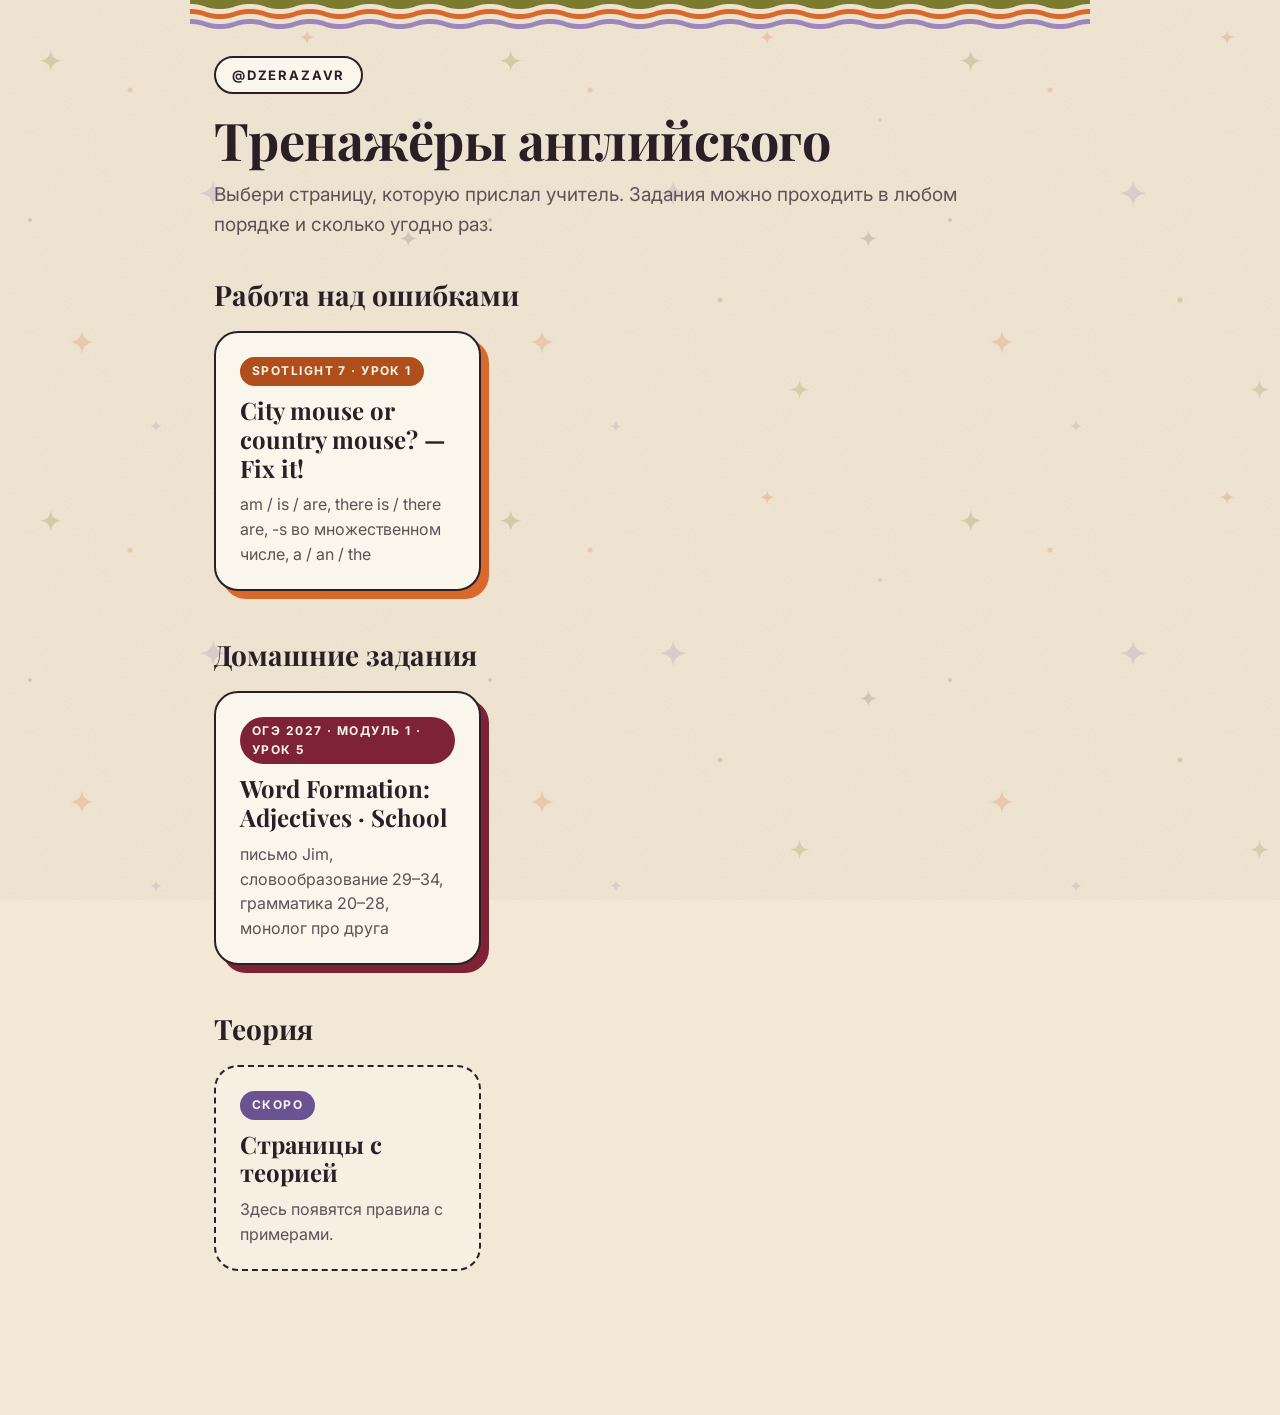
<file: index.html>
<!doctype html>
<html lang="ru">
<head>
  <meta charset="utf-8">
  <meta name="viewport" content="width=device-width, initial-scale=1">
  <title>Тренажёры английского · @dzerazavr</title>
  <link rel="preconnect" href="https://fonts.googleapis.com">
  <link rel="preconnect" href="https://fonts.gstatic.com" crossorigin>
  <link href="https://fonts.googleapis.com/css2?family=Inter:wght@400;500;600;700&family=Playfair+Display:ital,wght@0,700;1,600&display=swap" rel="stylesheet">
  <link rel="stylesheet" href="assets/css/theme.css?v=3">
</head>
<body>
  <main class="wrap">
    <header class="page-head">
      <div class="page-head__top">
        <span class="kicker">@dzerazavr</span>
      </div>
      <h1 class="page-title">Тренажёры английского</h1>
      <p class="page-sub">Выбери страницу, которую прислал учитель. Задания можно проходить в любом порядке и сколько угодно раз.</p>
    </header>

    <h2 class="section-title">Работа над ошибками</h2>
    <div class="tiles">
      <a class="tile" data-color="orange" href="lessons/spotlight7-u01-errors/">
        <span class="tile__tag">Spotlight 7 · Урок 1</span>
        <h3 class="tile__title">City mouse or country mouse? — Fix it!</h3>
        <p class="tile__text">am / is / are, there is / there are, -s во множественном числе, a / an / the</p>
      </a>
    </div>

    <h2 class="section-title">Домашние задания</h2>
    <div class="tiles">
      <a class="tile" data-color="berry" href="lessons/oge27-m1-l05-homework/">
        <span class="tile__tag">ОГЭ 2027 · Модуль 1 · Урок 5</span>
        <h3 class="tile__title">Word Formation: Adjectives · School</h3>
        <p class="tile__text">письмо Jim, словообразование 29–34, грамматика 20–28, монолог про друга</p>
      </a>
    </div>

    <h2 class="section-title">Теория</h2>
    <div class="tiles">
      <div class="tile tile--soon" data-color="lavender">
        <span class="tile__tag">Скоро</span>
        <h3 class="tile__title">Страницы с теорией</h3>
        <p class="tile__text">Здесь появятся правила с примерами.</p>
      </div>
    </div>
  </main>

  <script>
    // ссылки каталога сохраняют ?s=…&n=…, чтобы ученик не терялся
    (function () {
      if (!location.search) return;
      document.querySelectorAll('a.tile').forEach(function (a) {
        a.href = a.getAttribute('href') + location.search;
      });
    })();
  </script>
</body>
</html>
</file>
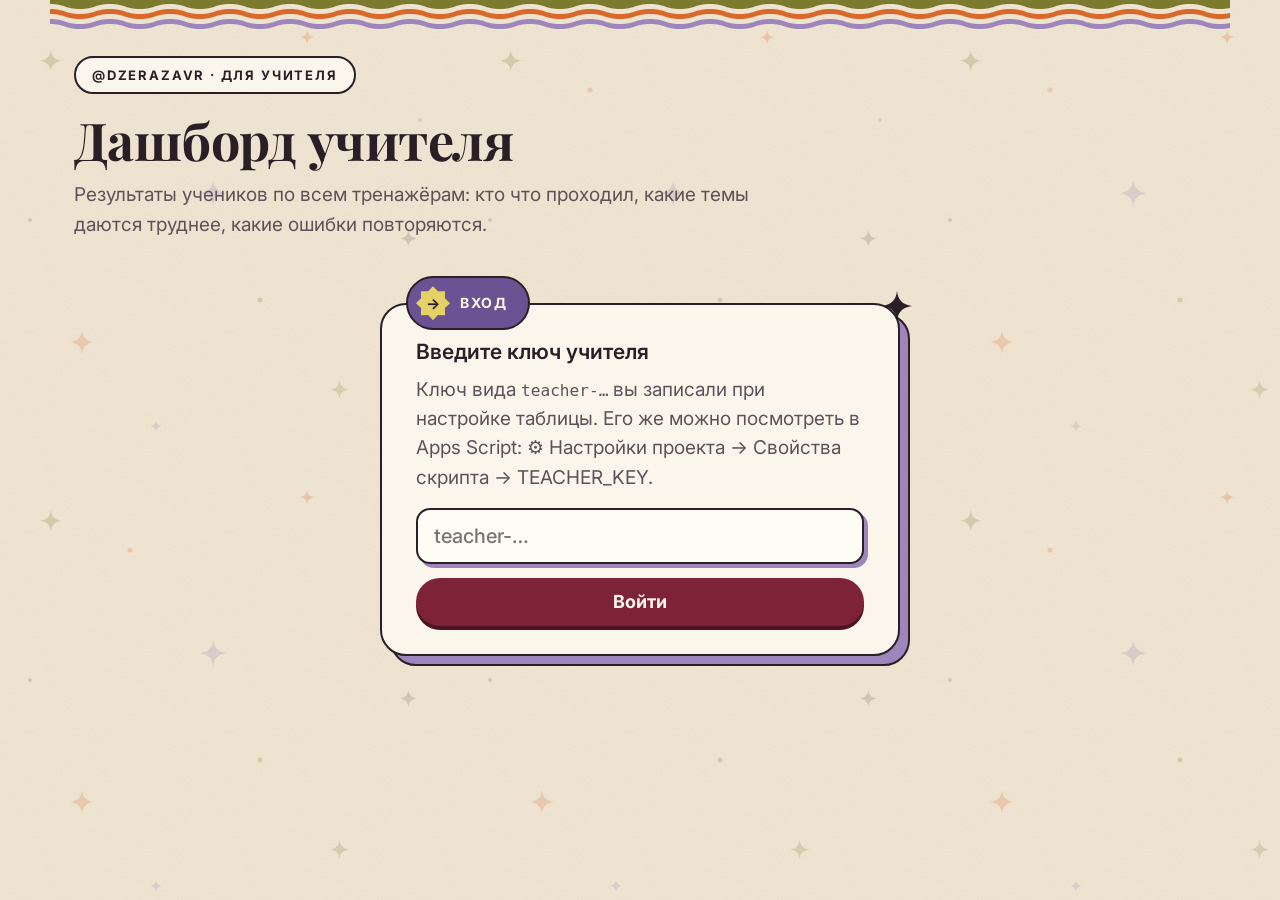
<file: dashboard/index.html>
<!doctype html>
<html lang="ru">
<head>
  <meta charset="utf-8">
  <meta name="viewport" content="width=device-width, initial-scale=1">
  <title>Дашборд учителя · тренажёры</title>
  <meta name="robots" content="noindex">
  <link rel="preconnect" href="https://fonts.googleapis.com">
  <link rel="preconnect" href="https://fonts.gstatic.com" crossorigin>
  <link href="https://fonts.googleapis.com/css2?family=Inter:wght@400;500;600;700&family=Playfair+Display:ital,wght@0,700;1,600&display=swap" rel="stylesheet">
  <link rel="stylesheet" href="../assets/css/theme.css?v=3">
  <style>
    .dash-actions { display: flex; flex-wrap: wrap; gap: 10px; align-items: center; }
    .updated { font-size: 14px; color: var(--ink-soft); margin-top: 10px; }

    .login { max-width: 520px; margin: 40px auto; }
    .login form { display: grid; gap: 14px; margin-top: 16px; }
    .error { color: var(--orange-ink); background: var(--orange-tint); padding: 10px 14px; border-radius: 12px; font-size: 16px; }

    /* вкладки учеников — таблетки */
    .tabs { display: flex; flex-wrap: wrap; gap: 10px; margin: 8px 0 0; }
    .tab {
      appearance: none; cursor: pointer;
      font: 700 15px/1.2 var(--font-body); letter-spacing: .08em; text-transform: uppercase; color: var(--ink);
      padding: 10px 18px; border: 2px solid var(--ink); border-radius: 999px;
      background: var(--paper);
      transition: background .15s, box-shadow .15s, transform .15s var(--ease);
    }
    .tab:hover { box-shadow: 3px 3px 0 var(--lavender); transform: translate(-1px, -1px); }
    .tab[aria-selected="true"] { background: var(--olive-deep); color: var(--paper); box-shadow: 3px 3px 0 var(--ink); }
    .tab__n {
      display: inline-grid; place-items: center; min-width: 22px; height: 22px; margin-left: 8px; padding: 0 6px;
      font: 700 12px/1 var(--font-body); letter-spacing: 0;
      background: var(--butter); color: var(--ink); border-radius: 999px;
    }
    .tab--extra { font-style: italic; }

    .student-info {
      display: flex; flex-wrap: wrap; align-items: center; gap: 10px 24px;
      padding: 18px 22px; margin-top: 18px;
      background: var(--paper); border: 2px solid var(--ink); border-radius: 22px;
      box-shadow: 6px 6px 0 var(--olive);
    }
    .student-info__name { font: italic 600 30px/1.1 var(--font-head); margin: 0; }
    .student-info__meta { color: var(--ink-soft); font-size: 16px; }
    .student-info__link { display: flex; flex-wrap: wrap; align-items: center; gap: 8px; margin-left: auto; font-size: 14px; }
    .student-info__link code { background: var(--cream); padding: 6px 10px; border-radius: 8px; font-size: 13px; word-break: break-all; }

    .t tr.clickable { cursor: pointer; }
    .t tr.clickable:hover td { background: #F6EEDD; }
    .t tr.is-selected td { background: var(--olive-tint); }

    .filters {
      display: flex; flex-wrap: wrap; gap: 14px 20px; align-items: flex-end;
      padding: 16px 20px; margin: 18px 0 0;
      background: var(--paper); border: 2px solid var(--ink); border-radius: 22px;
    }
    .filters label { display: grid; gap: 4px; font-size: 13px; font-weight: 700; letter-spacing: .08em; text-transform: uppercase; color: var(--ink-soft); }
    .select {
      font: 500 17px/1.3 var(--font-body); color: var(--ink); text-transform: none; letter-spacing: 0;
      padding: 9px 36px 9px 12px; min-width: 190px;
      border: 2px solid var(--ink-soft); border-radius: 12px; background: #FFFCF5;
      appearance: none;
      background-image: url("data:image/svg+xml,%3Csvg xmlns='http://www.w3.org/2000/svg' viewBox='0 0 24 24' fill='none' stroke='%232A1F26' stroke-width='2.5' stroke-linecap='round'%3E%3Cpath d='m6 9 6 6 6-6'/%3E%3C/svg%3E");
      background-repeat: no-repeat; background-position: right 10px center; background-size: 18px;
    }
    .select:focus { outline: none; border-color: var(--ink); box-shadow: 4px 4px 0 var(--lavender); }

    .dash .ex { margin: 64px 0 48px; }
    .dash .ex.login { margin: 64px auto; }
    .dash .ex__card { padding: 32px 34px 28px; }
    .block-sub { color: var(--ink-soft); font-size: 16px; margin: -2px 0 16px; }
    .empty { color: var(--ink-soft); font-size: 17px; padding: 8px 0; }

    .people { display: grid; grid-template-columns: repeat(auto-fill, minmax(230px, 1fr)); gap: 16px; }
    .person { padding: 18px 20px; border-radius: 20px; background: var(--paper); border: 2px solid var(--ink); box-shadow: 5px 5px 0 var(--c, var(--olive)); }
    .person:nth-child(4n+1) { --c: var(--olive); }
    .person:nth-child(4n+2) { --c: var(--orange); }
    .person:nth-child(4n+3) { --c: var(--lavender); }
    .person:nth-child(4n+4) { --c: var(--mustard); }
    .person[role="button"]:hover { transform: translate(-1px, -2px); box-shadow: 7px 8px 0 var(--c); }
    .person__name { font: italic 600 23px/1.2 var(--font-head); margin: 0 0 8px; }
    .person__pct { font: 700 38px/1 var(--font-head); margin: 6px 0; }
    .person__meta { font-size: 15px; color: var(--ink-soft); }
    .person__page { font-size: 15px; margin-top: 4px; }

    .table-wrap { overflow-x: auto; margin: 0 -6px; }
    table.t { width: 100%; border-collapse: collapse; font-size: 16px; }
    .t th { text-align: left; font-size: 13px; letter-spacing: .04em; text-transform: uppercase; color: var(--ink-soft); font-weight: 700; padding: 8px 10px; border-bottom: 2px solid var(--line); white-space: nowrap; }
    .t td { padding: 10px; border-bottom: 1px solid var(--line); vertical-align: top; }
    .t tr:last-child td { border-bottom: 0; }
    .t td.num, .t th.num { text-align: right; white-space: nowrap; font-variant-numeric: tabular-nums; }
    .t .wrong { color: var(--orange-ink); }
    .t .right { color: var(--olive-ink); font-weight: 600; }
    .t .dim { color: var(--ink-soft); font-size: 14px; }
    .more { margin-top: 12px; }

    .chart { position: relative; }
    .chart svg { display: block; width: 100%; height: auto; overflow: visible; }
    .chart .bar-hit { fill: transparent; cursor: default; }
    .tip {
      position: absolute; pointer-events: none; z-index: 5;
      background: var(--ink); color: #fff; font-size: 14px; line-height: 1.35;
      padding: 8px 12px; border-radius: 10px; white-space: nowrap;
      transform: translate(-50%, calc(-100% - 10px));
    }

    .texts { display: grid; gap: 16px; }
    .text-card { padding: 16px 20px; border-radius: 18px; background: #FCF1D6; border-left: 4px solid var(--mustard); }
    .text-card__meta { font-size: 14px; color: var(--ink-soft); margin-bottom: 6px; }
    .text-card__body { white-space: pre-wrap; font-size: 18px; line-height: 1.6; }

    .demo-note { background: var(--lavender-tint); color: var(--lavender-ink); padding: 10px 16px; border-radius: 12px; font-size: 15px; margin-top: 14px; }
  </style>
</head>
<body>
  <main class="wrap wrap--wide dash">
    <header class="page-head">
      <div class="page-head__top">
        <span class="kicker">@dzerazavr · для учителя</span>
        <div class="dash-actions" id="actions" hidden>
          <button class="btn btn--ghost btn--small" type="button" id="refresh">Обновить</button>
          <a class="btn btn--ghost btn--small" id="sheet" target="_blank" rel="noopener" hidden>Открыть таблицу</a>
          <button class="btn btn--ghost btn--small" type="button" id="logout">Выйти</button>
        </div>
      </div>
      <h1 class="page-title">Дашборд учителя</h1>
      <p class="page-sub">Результаты учеников по всем тренажёрам: кто что проходил, какие темы даются труднее, какие ошибки повторяются.</p>
      <div class="updated" id="updated" aria-live="polite"></div>
      <div class="demo-note" id="demo-note" hidden>Демо-режим: данные выдуманы, чтобы показать, как выглядит дашборд.</div>
    </header>

    <!-- вход -->
    <section class="ex login" data-color="lavender" id="login" hidden>
      <div class="ex__tab"><span class="ex__num">→</span> Вход</div>
      <div class="ex__card">
        <p class="ex__instr">Введите ключ учителя</p>
        <p class="muted">Ключ вида <code>teacher-…</code> вы записали при настройке таблицы. Его же можно посмотреть в Apps Script: ⚙ Настройки проекта → Свойства скрипта → TEACHER_KEY.</p>
        <form id="login-form" novalidate>
          <label class="sr-only" for="key">Ключ учителя</label>
          <input class="input" id="key" type="password" autocomplete="current-password" placeholder="teacher-…" required>
          <div class="error" id="login-error" hidden></div>
          <button class="btn" type="submit">Войти</button>
        </form>
      </div>
    </section>

    <!-- дашборд -->
    <div id="dash" hidden>
      <nav class="tabs" id="tabs" role="tablist" aria-label="Ученики"></nav>
      <div class="student-info" id="student-info" hidden></div>

      <div class="filters" role="group" aria-label="Фильтры">
        <label>Тренажёр<select class="select" id="f-page"></select></label>
        <label>Период
          <select class="select" id="f-period">
            <option value="7">7 дней</option>
            <option value="30" selected>30 дней</option>
            <option value="90">3 месяца</option>
            <option value="all">Всё время</option>
          </select>
        </label>
      </div>

      <section class="ex" data-color="olive">
        <div class="ex__tab"><span class="ex__num">1</span> Последняя активность</div>
        <div class="ex__card">
          <p class="block-sub" id="people-sub"></p>
          <div class="people" id="people"></div>
        </div>
      </section>

      <section class="ex" data-color="lavender">
        <div class="ex__tab"><span class="ex__num">2</span> По тренажёрам</div>
        <div class="ex__card">
          <p class="block-sub">Результаты по каждому тренажёру за выбранный период. Нажмите на строку, чтобы смотреть только этот тренажёр.</p>
          <div class="table-wrap" id="pages"></div>
        </div>
      </section>

      <section class="ex" data-color="mustard">
        <div class="ex__tab"><span class="ex__num">3</span> Прохождения</div>
        <div class="ex__card">
          <p class="block-sub" id="sessions-sub"></p>
          <div class="table-wrap" id="sessions"></div>
        </div>
      </section>

      <section class="ex" data-color="orange">
        <div class="ex__tab"><span class="ex__num">4</span> Ошибки по темам</div>
        <div class="ex__card">
          <p class="block-sub">Сколько пунктов решено с ошибкой (с первой или второй попытки) за выбранный период.</p>
          <div class="chart" id="topics"></div>
        </div>
      </section>

      <section class="ex" data-color="lavender">
        <div class="ex__tab"><span class="ex__num">5</span> Частые ошибки</div>
        <div class="ex__card">
          <p class="block-sub">Одинаковые неверные ответы, сгруппированные по пункту. Сверху — те, что повторяются чаще.</p>
          <div class="table-wrap" id="mistakes"></div>
        </div>
      </section>

      <section class="ex" data-color="mustard">
        <div class="ex__tab"><span class="ex__num">6</span> Письменные работы</div>
        <div class="ex__card">
          <div class="texts" id="texts"></div>
        </div>
      </section>
    </div>
  </main>

  <script src="../assets/js/config.js?v=3"></script>
  <script>
  (function () {
    'use strict';

    var CFG = window.TRAINER_CONFIG || {};
    var LS_KEY = 'et.teacherKey';
    var LS_FILTERS = 'et.dashFilters';
    var DEMO = /[?&]demo=1\b/.test(location.search);

    var TOPICS = {
      to_be: 'am / is / are', there_is_are: 'there is / are', plural: 'мн. число (-s)',
      articles: 'a / an / the', vocab: 'слова', present_simple: 'Present Simple',
      present_continuous: 'Present Continuous', writing: 'письмо',
      past_simple: 'Past Simple', past_continuous: 'Past Continuous',
      irregular_verbs: 'неправ. глаголы', vocab_family: 'слова «Семья»',
      word_formation: 'словообразование', grammar_20_28: 'грамматика 20–28',
      writing_email: 'письмо (35)', speaking_monologue: 'монолог'
    };

    var $ = function (id) { return document.getElementById(id); };
    function lsGet(k) { try { return localStorage.getItem(k); } catch (e) { return null; } }
    function lsSet(k, v) { try { localStorage.setItem(k, v); } catch (e) { /* недоступно */ } }
    function lsDel(k) { try { localStorage.removeItem(k); } catch (e) { /* недоступно */ } }
    function esc(s) {
      return String(s == null ? '' : s).replace(/[&<>"']/g, function (c) {
        return { '&': '&amp;', '<': '&lt;', '>': '&gt;', '"': '&quot;', "'": '&#39;' }[c];
      });
    }
    function pad(n) { return n < 10 ? '0' + n : String(n); }
    function fmtDate(d) {
      d = new Date(d);
      if (isNaN(d)) return '—';
      return pad(d.getDate()) + '.' + pad(d.getMonth() + 1) + '.' + d.getFullYear() + ' ' + pad(d.getHours()) + ':' + pad(d.getMinutes());
    }
    function fmtDur(sec) {
      sec = Number(sec) || 0;
      var m = Math.floor(sec / 60), s = sec % 60;
      return m >= 60 ? Math.floor(m / 60) + ' ч ' + pad(m % 60) + ' мин' : m + ':' + pad(s);
    }
    function fmtNum(n) { return String(Math.round(Number(n) * 10) / 10).replace('.', ','); }
    function isTrue(v) { return v === true || String(v).toUpperCase() === 'TRUE'; }

    var data = null;
    var filters = { student: 'all', page: 'all', period: '30' };
    try { Object.assign(filters, JSON.parse(lsGet(LS_FILTERS) || '{}')); } catch (e) { /* старые настройки */ }
    // вкладку ученика можно открыть прямой ссылкой: …/dashboard/#s=almina
    var hashStudent = (location.hash.match(/[#&]s=([^&]+)/) || [])[1];
    if (hashStudent) filters.student = decodeURIComponent(hashStudent);

    // ---------- вход ----------

    function showLogin(msg) {
      $('login').hidden = false;
      $('dash').hidden = true;
      $('actions').hidden = true;
      $('updated').textContent = '';
      $('demo-note').hidden = true;
      $('login-error').hidden = !msg;
      $('login-error').textContent = msg || '';
      setTimeout(function () { $('key').focus(); }, 50);
    }

    $('login-form').addEventListener('submit', function (e) {
      e.preventDefault();
      var key = $('key').value.trim();
      if (!key) { showLogin('Введите ключ.'); return; }
      lsSet(LS_KEY, key);
      load(key);
    });

    $('logout').addEventListener('click', function () {
      lsDel(LS_KEY);
      $('key').value = '';
      data = null;
      showLogin('');
    });

    $('refresh').addEventListener('click', function () {
      load(DEMO ? 'demo' : lsGet(LS_KEY));
    });

    if (CFG.sheetUrl) { $('sheet').href = CFG.sheetUrl; $('sheet').hidden = false; }

    // ---------- загрузка ----------

    function load(key) {
      $('updated').textContent = 'Загружаем данные…';
      if (DEMO) { onData(demoData()); return; }
      if (!CFG.scriptUrl) { showLogin('В config.js не указан адрес веб-приложения (scriptUrl).'); return; }
      var url = CFG.scriptUrl + '?action=data&student=all&key=' + encodeURIComponent(key);
      fetch(url, { redirect: 'follow' })
        .then(function (r) { return r.json(); })
        .then(function (json) {
          if (!json.ok) {
            if (json.error === 'bad_key') { lsDel(LS_KEY); showLogin('Ключ не подошёл. Проверьте его и попробуйте ещё раз.'); }
            else showLogin('Таблица ответила ошибкой: ' + json.error);
            return;
          }
          onData(json);
        })
        .catch(function () {
          $('updated').textContent = '';
          showLogin('Не удалось связаться с таблицей. Проверьте интернет и попробуйте ещё раз.');
        });
    }

    function onData(json) {
      data = json;
      data.sessions = (data.sessions || []).map(function (s) {
        s._t = new Date(s.timestamp).getTime() || 0;
        return s;
      });
      data.mistakes = (data.mistakes || []).map(function (m) {
        m._t = new Date(m.timestamp).getTime() || 0;
        return m;
      });
      $('login').hidden = true;
      $('dash').hidden = false;
      $('actions').hidden = false;
      $('demo-note').hidden = !DEMO;
      $('updated').textContent = 'Обновлено: ' + fmtDate(new Date());
      fillFilters();
      render();
    }

    // ---------- фильтры ----------

    function studentsList() {
      var map = {};
      (data.students || []).forEach(function (s) {
        var id = String(s.student_id || '').trim();
        if (!id) return;
        map[id] = {
          id: id, name: s['имя'] || id, active: s['активен'] === '' || isTrue(s['активен']), listed: true,
          level: s['уровень'] || '', book: s['учебник'] || '', notes: s['заметки'] || ''
        };
      });
      data.sessions.forEach(function (s) {
        var id = String(s.student_id || '');
        if (id && !map[id]) map[id] = { id: id, name: id, active: true, listed: false };
      });
      return Object.keys(map).map(function (k) { return map[k]; });
    }
    function nameOf(id) {
      var s = studentsList().find(function (x) { return x.id === id; });
      return s ? s.name : id;
    }
    function pagesList() {
      var map = {};
      (data.pages || []).forEach(function (p) { if (p.page_id) map[p.page_id] = p['название'] || p.page_id; });
      data.sessions.forEach(function (s) { if (s.page_id && !map[s.page_id]) map[s.page_id] = s.page_title || s.page_id; });
      return Object.keys(map).map(function (k) { return { id: k, title: map[k] }; });
    }

    function fillSelect(sel, items, value) {
      sel.innerHTML = items.map(function (o) {
        return '<option value="' + esc(o.value) + '">' + esc(o.label) + '</option>';
      }).join('');
      sel.value = items.some(function (o) { return o.value === value; }) ? value : items[0].value;
    }

    function fillFilters() {
      var ids = studentsList().map(function (s) { return s.id; });
      if (filters.student !== 'all' && ids.indexOf(filters.student) < 0) filters.student = 'all';
      fillSelect($('f-page'), [{ value: 'all', label: 'Все тренажёры' }].concat(pagesList().map(function (p) {
        return { value: p.id, label: p.title };
      })), filters.page);
      filters.page = $('f-page').value;
      $('f-period').value = filters.period;
    }

    function saveFilters() { lsSet(LS_FILTERS, JSON.stringify(filters)); }

    ['f-page', 'f-period'].forEach(function (id) {
      $(id).addEventListener('change', function () {
        filters.page = $('f-page').value;
        filters.period = $('f-period').value;
        saveFilters();
        render();
      });
    });

    function setStudent(id) {
      filters.student = id;
      saveFilters();
      try { history.replaceState(null, '', id === 'all' ? location.pathname + location.search : '#s=' + encodeURIComponent(id)); } catch (e) { /* file:// */ }
      render();
    }
    function setPage(id) {
      filters.page = id;
      $('f-page').value = id;
      saveFilters();
      render();
    }

    // вкладки: «Все ученики» + активные ученики из листа Students + те, кого там нет, но есть прохождения
    function renderTabs() {
      var st = studentsList().filter(function (s) { return s.active || s.id === filters.student; });
      var count = function (id) {
        return data.sessions.filter(function (x) { return x.student_id === id && x._t >= since(); }).length;
      };
      var tabs = [{ id: 'all', name: 'Все ученики', extra: false }].concat(st.map(function (s) {
        return { id: s.id, name: s.name, extra: !s.listed };
      }));
      $('tabs').innerHTML = tabs.map(function (t) {
        var n = t.id === 'all' ? '' : '<span class="tab__n">' + count(t.id) + '</span>';
        return '<button type="button" role="tab" class="tab' + (t.extra ? ' tab--extra' : '') + '" data-id="' + esc(t.id) + '" aria-selected="' +
          (t.id === filters.student) + '"' + (t.extra ? ' title="Этого ученика нет на листе Students"' : '') + '>' + esc(t.name) + n + '</button>';
      }).join('');
      $('tabs').querySelectorAll('.tab').forEach(function (b) {
        b.addEventListener('click', function () { setStudent(b.getAttribute('data-id')); });
      });
    }

    function siteBase() {
      return location.href.split('#')[0].split('?')[0].replace(/dashboard\/(index\.html)?$/, '');
    }

    function renderInfo() {
      var box = $('student-info');
      if (filters.student === 'all') { box.hidden = true; return; }
      var s = studentsList().find(function (x) { return x.id === filters.student; });
      var meta = [s.level, s.book].filter(Boolean).join(' · ');
      var link = siteBase() + '?s=' + encodeURIComponent(s.id) + '&n=' + encodeURIComponent(s.name);
      box.hidden = false;
      box.innerHTML =
        '<div><p class="student-info__name">' + esc(s.name) + '</p>' +
        '<div class="student-info__meta">' + esc(meta || 'id: ' + s.id) + (s.notes ? ' · ' + esc(s.notes) : '') +
        (s.listed ? '' : ' · этого ученика нет на листе Students') + '</div></div>' +
        '<div class="student-info__link"><span class="muted">Ссылка для ученика:</span><code id="student-link">' +
          esc(siteBase() + '?s=' + s.id + '&n=' + s.name) + '</code>' +
        '<button class="btn btn--ghost btn--small" type="button" id="copy-link">Скопировать</button></div>';
      $('copy-link').addEventListener('click', function () {
        var btn = this;
        var done = function () { btn.textContent = 'Скопировано ✓'; setTimeout(function () { btn.textContent = 'Скопировать'; }, 2000); };
        try { navigator.clipboard.writeText(link).then(done, function () { selectText(); }); } catch (e) { selectText(); }
      });
      function selectText() {
        var r = document.createRange();
        r.selectNodeContents($('student-link'));
        var sel = getSelection(); sel.removeAllRanges(); sel.addRange(r);
      }
    }

    // сводка по каждому тренажёру (учитывает ученика и период, но не фильтр тренажёра)
    function renderPagesTable() {
      var groups = {};
      data.sessions.filter(function (s) {
        return (filters.student === 'all' || s.student_id === filters.student) && s._t >= since();
      }).forEach(function (s) {
        var g = groups[s.page_id] || (groups[s.page_id] = { id: s.page_id, title: s.page_title || s.page_id, list: [] });
        g.list.push(s);
      });
      var list = Object.keys(groups).map(function (k) {
        var g = groups[k];
        g.list.sort(function (a, b) { return b._t - a._t; });
        var pcts = g.list.map(function (s) { return Number(s.percent) || 0; });
        g.last = g.list[0];
        g.avg = Math.round(pcts.reduce(function (a, b) { return a + b; }, 0) / pcts.length);
        g.best = Math.max.apply(null, pcts);
        g.students = Object.keys(g.list.reduce(function (o, s) { o[s.student_id] = 1; return o; }, {})).length;
        return g;
      }).sort(function (a, b) { return b.last._t - a.last._t; });
      if (!list.length) { $('pages').innerHTML = '<p class="empty">За выбранный период тренажёры не проходили.</p>'; return; }
      var all = filters.student === 'all';
      var html = '<table class="t"><thead><tr><th>Тренажёр</th>' + (all ? '<th class="num">Учеников</th>' : '') +
        '<th class="num">Прохождений</th><th>Последнее</th><th class="num">Последний %</th><th class="num">Средний %</th><th class="num">Лучший %</th></tr></thead><tbody>' +
        list.map(function (g) {
          return '<tr class="clickable' + (filters.page === g.id ? ' is-selected' : '') + '" data-page="' + esc(g.id) + '" tabindex="0">' +
            '<td>' + esc(g.title) + '</td>' + (all ? '<td class="num">' + g.students + '</td>' : '') +
            '<td class="num">' + g.list.length + '</td>' +
            '<td>' + fmtDate(g.last._t) + '</td>' +
            '<td class="num"><strong>' + esc(g.last.percent) + '</strong></td>' +
            '<td class="num">' + g.avg + '</td>' +
            '<td class="num">' + g.best + '</td></tr>';
        }).join('') + '</tbody></table>';
      if (filters.page !== 'all') {
        html += '<div class="more"><button class="btn btn--ghost btn--small" type="button" id="all-pages">Показать все тренажёры вместе</button></div>';
      }
      $('pages').innerHTML = html;
      $('pages').querySelectorAll('tr[data-page]').forEach(function (tr) {
        var go = function () { var id = tr.getAttribute('data-page'); setPage(filters.page === id ? 'all' : id); };
        tr.addEventListener('click', go);
        tr.addEventListener('keydown', function (e) { if (e.key === 'Enter' || e.key === ' ') { e.preventDefault(); go(); } });
      });
      var allBtn = $('all-pages');
      if (allBtn) allBtn.addEventListener('click', function () { setPage('all'); });
    }

    function since() {
      return filters.period === 'all' ? 0 : Date.now() - Number(filters.period) * 864e5;
    }
    function match(row, usePeriod) {
      if (filters.student !== 'all' && row.student_id !== filters.student) return false;
      if (filters.page !== 'all' && row.page_id !== filters.page) return false;
      if (usePeriod && row._t < since()) return false;
      return true;
    }

    // ---------- блоки ----------

    function render() {
      renderTabs();
      renderInfo();
      renderPeople();
      renderPagesTable();
      renderSessions();
      renderTopics();
      renderMistakes();
      renderTexts();
    }

    function renderPeople() {
      var st = studentsList().filter(function (s) {
        return filters.student === 'all' ? s.active : s.id === filters.student;
      });
      $('people-sub').textContent = filters.student === 'all'
        ? 'Последнее прохождение каждого ученика (без учёта периода). Нажмите на карточку, чтобы открыть вкладку ученика.'
        : 'Последнее прохождение (без учёта периода).';
      if (!st.length) { $('people').innerHTML = '<p class="empty">Нет активных учеников. Добавьте строку на лист Students.</p>'; return; }
      $('people').innerHTML = st.map(function (s) {
        return personCard(s).replace('<div class="person">', '<div class="person"' +
          (filters.student === 'all' ? ' role="button" tabindex="0" data-id="' + esc(s.id) + '" style="cursor:pointer"' : '') + '>');
      }).join('');
      $('people').querySelectorAll('.person[data-id]').forEach(function (el) {
        var go = function () { setStudent(el.getAttribute('data-id')); window.scrollTo({ top: 0, behavior: 'smooth' }); };
        el.addEventListener('click', go);
        el.addEventListener('keydown', function (e) { if (e.key === 'Enter' || e.key === ' ') { e.preventDefault(); go(); } });
      });
    }

    function personCard(s) {
      var mine = data.sessions.filter(function (x) {
        return x.student_id === s.id && (filters.page === 'all' || x.page_id === filters.page);
      }).sort(function (a, b) { return b._t - a._t; });
      var inPeriod = mine.filter(function (x) { return x._t >= since(); }).length;
      if (!mine.length) {
        return '<div class="person"><p class="person__name">' + esc(s.name) + '</p><p class="person__meta">Пока нет прохождений</p></div>';
      }
      var last = mine[0];
      return '<div class="person">' +
        '<p class="person__name">' + esc(s.name) + '</p>' +
        '<div class="person__meta">' + fmtDate(last._t) + '</div>' +
        '<div class="person__pct">' + esc(last.percent) + ' %</div>' +
        '<div class="person__page">' + esc(last.page_title || last.page_id) + '</div>' +
        '<div class="person__meta">Прохождений за период: ' + inPeriod + '</div>' +
      '</div>';
    }

    var sessionsLimit = 20;
    function renderSessions() {
      var rows = data.sessions.filter(function (s) { return match(s, true); })
        .sort(function (a, b) { return b._t - a._t; });
      var avg = rows.length ? Math.round(rows.reduce(function (sum, s) { return sum + Number(s.percent || 0); }, 0) / rows.length) : 0;
      $('sessions-sub').textContent = rows.length
        ? 'Прохождений: ' + rows.length + ' · средний результат: ' + avg + ' %'
        : '';
      if (!rows.length) { $('sessions').innerHTML = '<p class="empty">За выбранный период прохождений нет.</p>'; return; }
      var showName = filters.student === 'all';
      var html = '<table class="t"><thead><tr><th>Дата</th>' + (showName ? '<th>Ученик</th>' : '') +
        '<th>Страница</th><th class="num">Баллы</th><th class="num">%</th><th class="num">Время</th><th class="num">Ошибок</th></tr></thead><tbody>' +
        rows.slice(0, sessionsLimit).map(function (s) {
          return '<tr><td>' + fmtDate(s._t) + '</td>' +
            (showName ? '<td>' + esc(nameOf(s.student_id)) + '</td>' : '') +
            '<td>' + esc(s.page_title || s.page_id) + '</td>' +
            '<td class="num">' + fmtNum(s.score) + ' / ' + esc(s.max_score) + '</td>' +
            '<td class="num"><strong>' + esc(s.percent) + '</strong></td>' +
            '<td class="num">' + fmtDur(s.duration_sec) + '</td>' +
            '<td class="num">' + esc(s.mistakes_count) + '</td></tr>';
        }).join('') + '</tbody></table>';
      if (rows.length > sessionsLimit) {
        html += '<div class="more"><button class="btn btn--ghost btn--small" type="button" id="more-sessions">Показать ещё (' + (rows.length - sessionsLimit) + ')</button></div>';
      }
      $('sessions').innerHTML = html;
      var more = $('more-sessions');
      if (more) more.addEventListener('click', function () { sessionsLimit += 50; renderSessions(); });
    }

    // горизонтальные полоски на SVG: одна тема — одна полоска
    function renderTopics() {
      var seen = {};
      var counts = {};
      data.mistakes.filter(function (m) { return match(m, true); }).forEach(function (m) {
        var key = m.session_id + '|' + m.item_id;      // пункт с ошибкой считаем один раз
        if (seen[key]) return;
        seen[key] = true;
        String(m.topic || 'другое').split('+').forEach(function (t) {
          t = t.trim() || 'другое';
          counts[t] = (counts[t] || 0) + 1;
        });
      });
      var list = Object.keys(counts).map(function (t) { return { t: t, n: counts[t] }; })
        .sort(function (a, b) { return b.n - a.n; });
      var box = $('topics');
      if (!list.length) { box.innerHTML = '<p class="empty">Ошибок за выбранный период нет.</p>'; return; }

      var W = 720, labelW = 170, valueW = 48, rowH = 40, barH = 18;
      var max = list[0].n;
      var plotW = W - labelW - valueW;
      var H = list.length * rowH;
      var svg = '<svg viewBox="0 0 ' + W + ' ' + H + '" role="img" aria-label="Ошибки по темам: ' +
        esc(list.map(function (d) { return (TOPICS[d.t] || d.t) + ' — ' + d.n; }).join(', ')) + '">';
      list.forEach(function (d, i) {
        var y = i * rowH;
        var w = Math.max(4, d.n / max * plotW);
        var cy = y + rowH / 2;
        svg += '<g class="bar" data-tip="' + esc((TOPICS[d.t] || d.t) + ': ' + d.n + ' ' + plural(d.n)) + '">' +
          '<text x="' + (labelW - 12) + '" y="' + cy + '" text-anchor="end" dominant-baseline="central" font-size="15" fill="#2A1F26">' + esc(TOPICS[d.t] || d.t) + '</text>' +
          '<rect x="' + labelW + '" y="' + (cy - barH / 2) + '" width="' + plotW + '" height="' + barH + '" rx="4" fill="#EADFC7"/>' +
          '<rect x="' + labelW + '" y="' + (cy - barH / 2) + '" width="' + w + '" height="' + barH + '" rx="4" fill="#D9682B"/>' +
          '<text x="' + (labelW + w + 8) + '" y="' + cy + '" dominant-baseline="central" font-size="15" font-weight="600" fill="#2A1F26">' + d.n + '</text>' +
          '<rect class="bar-hit" x="0" y="' + y + '" width="' + W + '" height="' + rowH + '"/>' +
        '</g>';
      });
      svg += '</svg>';
      box.innerHTML = svg + '<div class="tip" hidden></div>';

      var tip = box.querySelector('.tip');
      box.querySelectorAll('.bar').forEach(function (g) {
        g.addEventListener('mousemove', function (e) {
          var r = box.getBoundingClientRect();
          tip.textContent = g.getAttribute('data-tip');
          tip.hidden = false;
          tip.style.left = (e.clientX - r.left) + 'px';
          tip.style.top = (e.clientY - r.top) + 'px';
        });
        g.addEventListener('mouseleave', function () { tip.hidden = true; });
      });
    }
    function plural(n) {
      var a = n % 10, b = n % 100;
      if (a === 1 && b !== 11) return 'пункт';
      if (a >= 2 && a <= 4 && (b < 12 || b > 14)) return 'пункта';
      return 'пунктов';
    }

    var mistakesLimit = 25;
    function renderMistakes() {
      var groups = {};
      data.mistakes.filter(function (m) { return match(m, true); }).forEach(function (m) {
        var ans = String(m.student_answer).trim();
        var key = m.page_id + '|' + m.item_id + '|' + ans.toLowerCase();
        var g = groups[key] || (groups[key] = { m: m, ans: ans, n: 0, who: {}, last: 0 });
        g.n++;
        g.who[m.student_id] = true;
        g.last = Math.max(g.last, m._t);
      });
      var list = Object.keys(groups).map(function (k) { return groups[k]; })
        .sort(function (a, b) { return b.n - a.n || b.last - a.last; });
      if (!list.length) { $('mistakes').innerHTML = '<p class="empty">Ошибок за выбранный период нет.</p>'; return; }
      var showName = filters.student === 'all';
      var html = '<table class="t"><thead><tr><th>Пункт</th><th>Ответ ученика</th><th>Правильно</th><th class="num">Раз</th>' +
        (showName ? '<th>Кто</th>' : '') + '</tr></thead><tbody>' +
        list.slice(0, mistakesLimit).map(function (g) {
          return '<tr><td>' + esc(g.m.prompt) + '<div class="dim">' + esc(g.m.exercise_title) + ' · ' + esc(String(g.m.topic).split('+').map(function (t) { return TOPICS[t] || t; }).join(' + ')) + '</div></td>' +
            '<td class="wrong" lang="en">' + esc(g.ans) + '</td>' +
            '<td class="right" lang="en">' + esc(g.m.correct_answer) + '</td>' +
            '<td class="num"><strong>' + g.n + '</strong></td>' +
            (showName ? '<td>' + esc(Object.keys(g.who).map(nameOf).join(', ')) + '</td>' : '') + '</tr>';
        }).join('') + '</tbody></table>';
      if (list.length > mistakesLimit) {
        html += '<div class="more"><button class="btn btn--ghost btn--small" type="button" id="more-mistakes">Показать ещё (' + (list.length - mistakesLimit) + ')</button></div>';
      }
      $('mistakes').innerHTML = html;
      var more = $('more-mistakes');
      if (more) more.addEventListener('click', function () { mistakesLimit += 50; renderMistakes(); });
    }

    function renderTexts() {
      var rows = data.sessions.filter(function (s) { return match(s, true) && String(s.free_text || '').trim(); })
        .sort(function (a, b) { return b._t - a._t; });
      if (!rows.length) { $('texts').innerHTML = '<p class="empty">Письменных работ за выбранный период нет.</p>'; return; }
      $('texts').innerHTML = rows.map(function (s) {
        return '<article class="text-card">' +
          '<div class="text-card__meta">' + fmtDate(s._t) + ' · ' + esc(nameOf(s.student_id)) + ' · ' + esc(s.page_title || s.page_id) + '</div>' +
          '<div class="text-card__body" lang="en">' + esc(s.free_text) + '</div></article>';
      }).join('');
    }

    // ---------- демо-данные (?demo=1) ----------

    function demoData() {
      var now = Date.now(), day = 864e5;
      var page = { id: 'spotlight7-u01-errors', title: 'City mouse or country mouse? — Fix it!' };
      function sess(student, daysAgo, score, mistakes, text) {
        return { timestamp: new Date(now - daysAgo * day).toISOString(), student_id: student, page_id: page.id, page_title: page.title,
          session_id: student + daysAgo, score: score, max_score: 78, percent: Math.round(score / 78 * 100),
          duration_sec: 900 + Math.round(daysAgo * 97) % 600, mistakes_count: mistakes, mistakes_by_topic: '{}', free_text: text || '' };
      }
      function mis(student, daysAgo, item, prompt, ans, right, topic, ex) {
        return { timestamp: new Date(now - daysAgo * day).toISOString(), student_id: student, page_id: page.id, page_title: page.title,
          exercise_id: item.split('-')[0], exercise_title: ex, item_id: item, prompt: prompt, student_answer: ans, correct_answer: right,
          is_correct: false, attempt: 1, topic: topic, session_id: student + daysAgo };
      }
      return {
        ok: true,
        students: [
          { student_id: 'almina', 'имя': 'Альмина', 'уровень': 'A2', 'учебник': 'Spotlight 7', 'активен': true, 'заметки': '' },
          { student_id: 'kira', 'имя': 'Кира', 'уровень': 'A2', 'учебник': 'Spotlight 6', 'активен': true, 'заметки': 'занятия по вторникам' },
          { student_id: 'mark', 'имя': 'Марк', 'уровень': 'B1', 'учебник': 'Spotlight 8', 'активен': true, 'заметки': '' }
        ],
        pages: [{ page_id: page.id, 'название': page.title }, { page_id: 'theory-to-be', 'название': 'Theory: am / is / are' }],
        sessions: [
          { timestamp: new Date(now - 1.5 * day).toISOString(), student_id: 'almina', page_id: 'theory-to-be', page_title: 'Theory: am / is / are',
            session_id: 'a-t1', score: 9, max_score: 10, percent: 90, duration_sec: 420, mistakes_count: 1, mistakes_by_topic: '{}', free_text: '' },
          { timestamp: new Date(now - 6 * day).toISOString(), student_id: 'almina', page_id: 'theory-to-be', page_title: 'Theory: am / is / are',
            session_id: 'a-t2', score: 7, max_score: 10, percent: 70, duration_sec: 510, mistakes_count: 3, mistakes_by_topic: '{}', free_text: '' },
          sess('almina', 0.2, 71.5, 10, 'I live in a small town. It is quiet and there is a big park. There are two cinemas. I am a country mouse!'),
          sess('almina', 3, 60, 18),
          sess('kira', 1, 66, 14, 'I live in a big city. It is noisy, but there are a lot of shops and cinemas. I am a city mouse.')
        ],
        mistakes: [
          mis('almina', 0.2, 'ex3-3', 'The streets ___ crowded.', 'is', 'are', 'to_be', 'am / is / are'),
          mis('almina', 3, 'ex3-3', 'The streets ___ crowded.', 'is', 'are', 'to_be', 'am / is / are'),
          mis('kira', 1, 'ex3-3', 'The streets ___ crowded.', 'is', 'are', 'to_be', 'am / is / are'),
          mis('almina', 0.2, 'ex7-5', 'city', 'citys', 'cities', 'plural', 'One → many'),
          mis('kira', 1, 'ex7-5', 'city', 'citys', 'cities', 'plural', 'One → many'),
          mis('almina', 0.2, 'ex9-5', '___ London is big.', 'the', '—', 'articles', 'a / an / the / —'),
          mis('almina', 3, 'ex10-2', 'I live in small town.', 'I live in small town.', 'I live in a small town.', 'articles', 'Fix the mistake'),
          mis('kira', 1, 'ex5-5', '___ any shops in the village?', 'There are', 'Are there', 'there_is_are', 'There is / there are'),
          mis('almina', 3, 'ex10-5', 'There is a lot of parks.', 'There is a lot of parks', 'There are a lot of parks.', 'there_is_are', 'Fix the mistake'),
          mis('kira', 1, 'ex4-1', 'I happy in the city.', 'I happy in the city', 'I am happy in the city.', 'to_be', 'Add the missing verb'),
          mis('almina', 3, 'ex1-6', 'low rate of unemployment', 'высокий уровень безработицы', 'низкий уровень безработицы', 'vocab', 'Words'),
          mis('almina', 0.2, 'ex10-6', 'My sister 10 and she is student.', 'My sister is 10 and she is student.', 'My sister is 10 and she is a student.', 'to_be+articles', 'Fix the mistake')
        ]
      };
    }

    // ---------- старт ----------

    if (DEMO) load('demo');
    else if (lsGet(LS_KEY)) load(lsGet(LS_KEY));
    else showLogin('');
  })();
  </script>
</body>
</html>
</file>
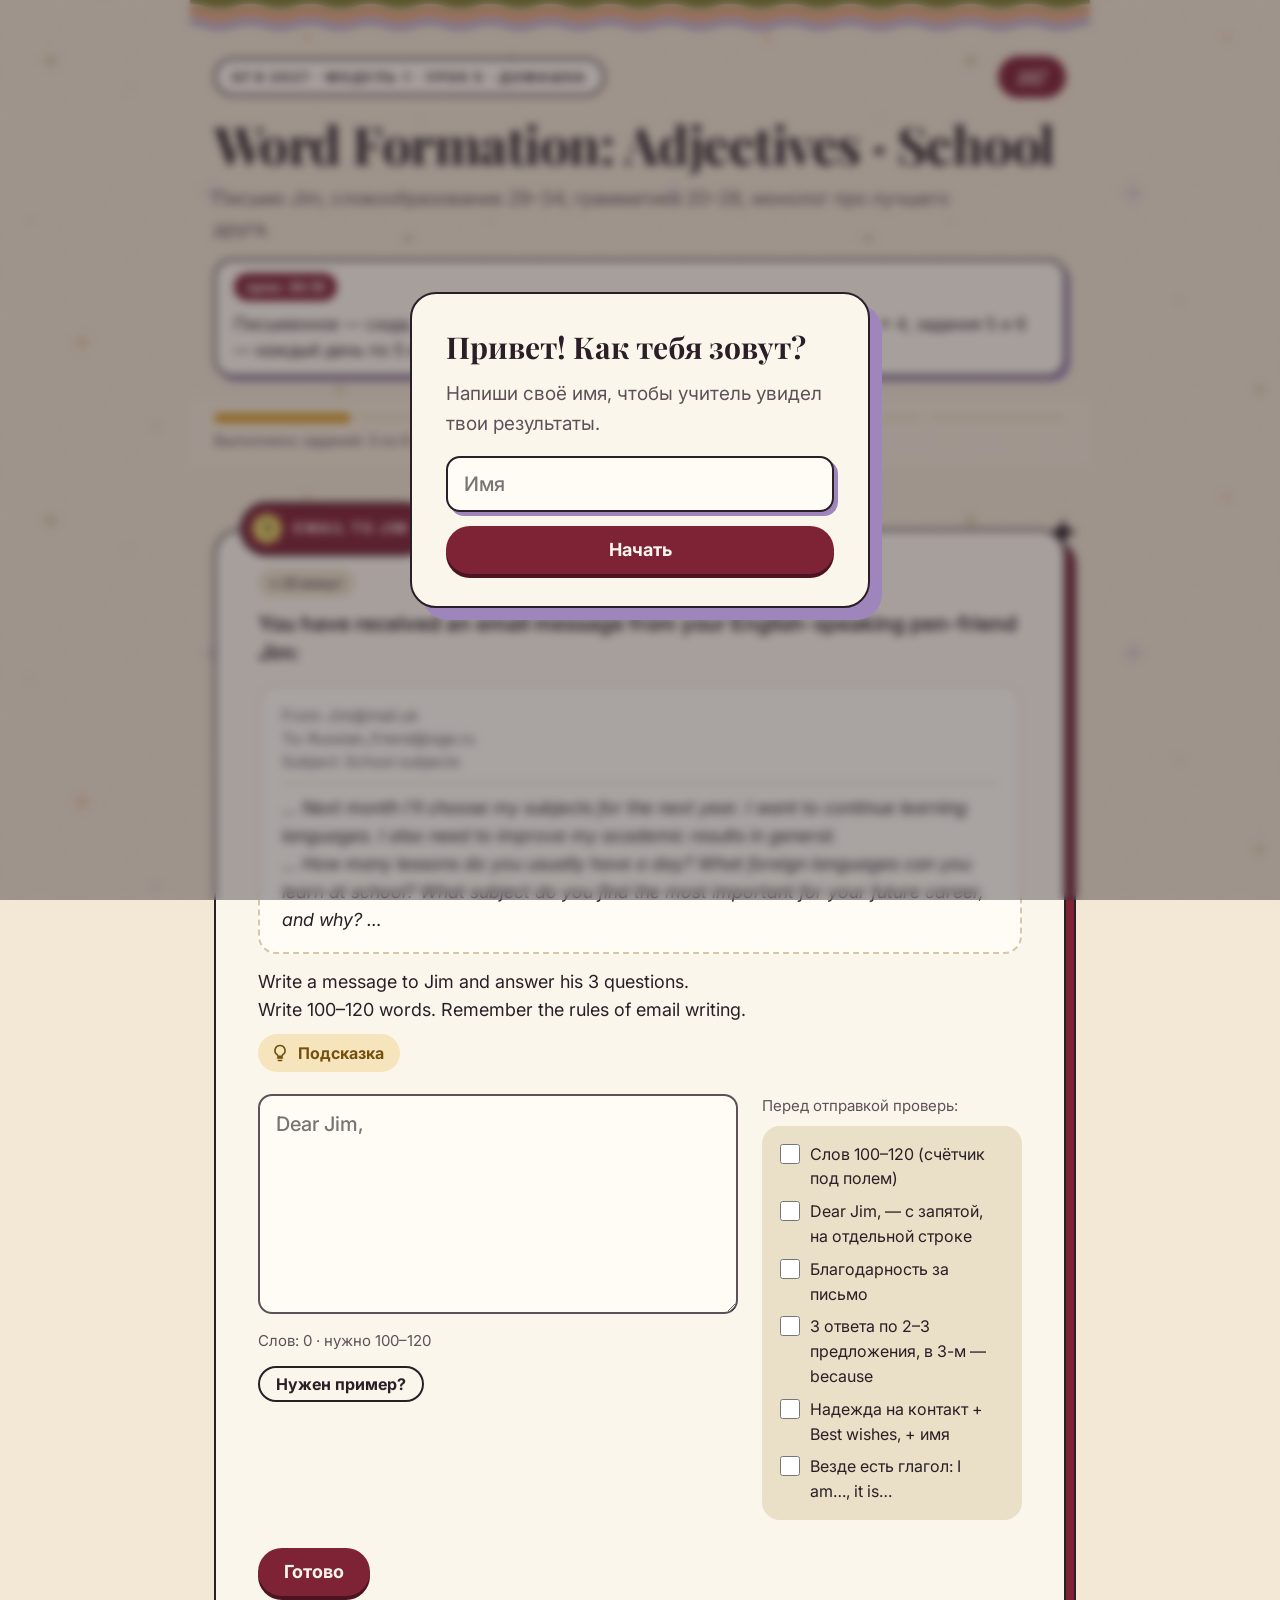
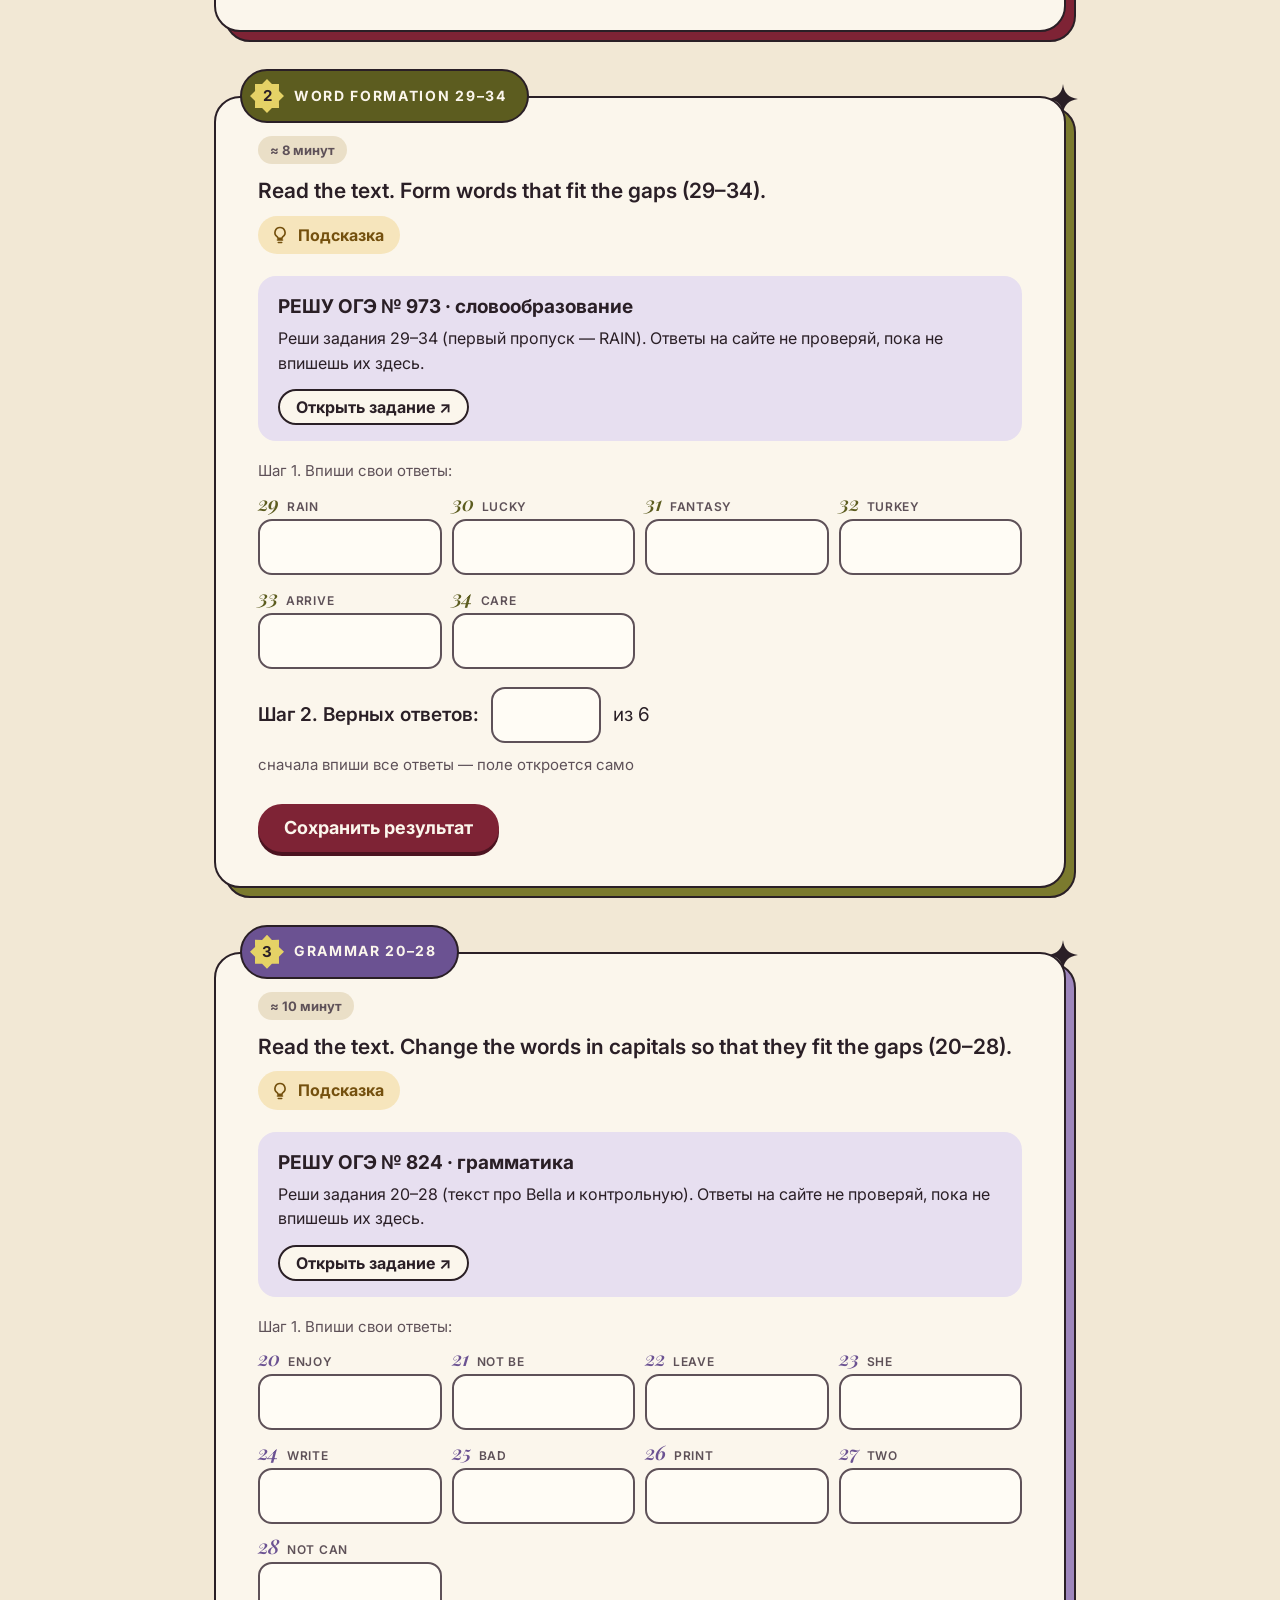
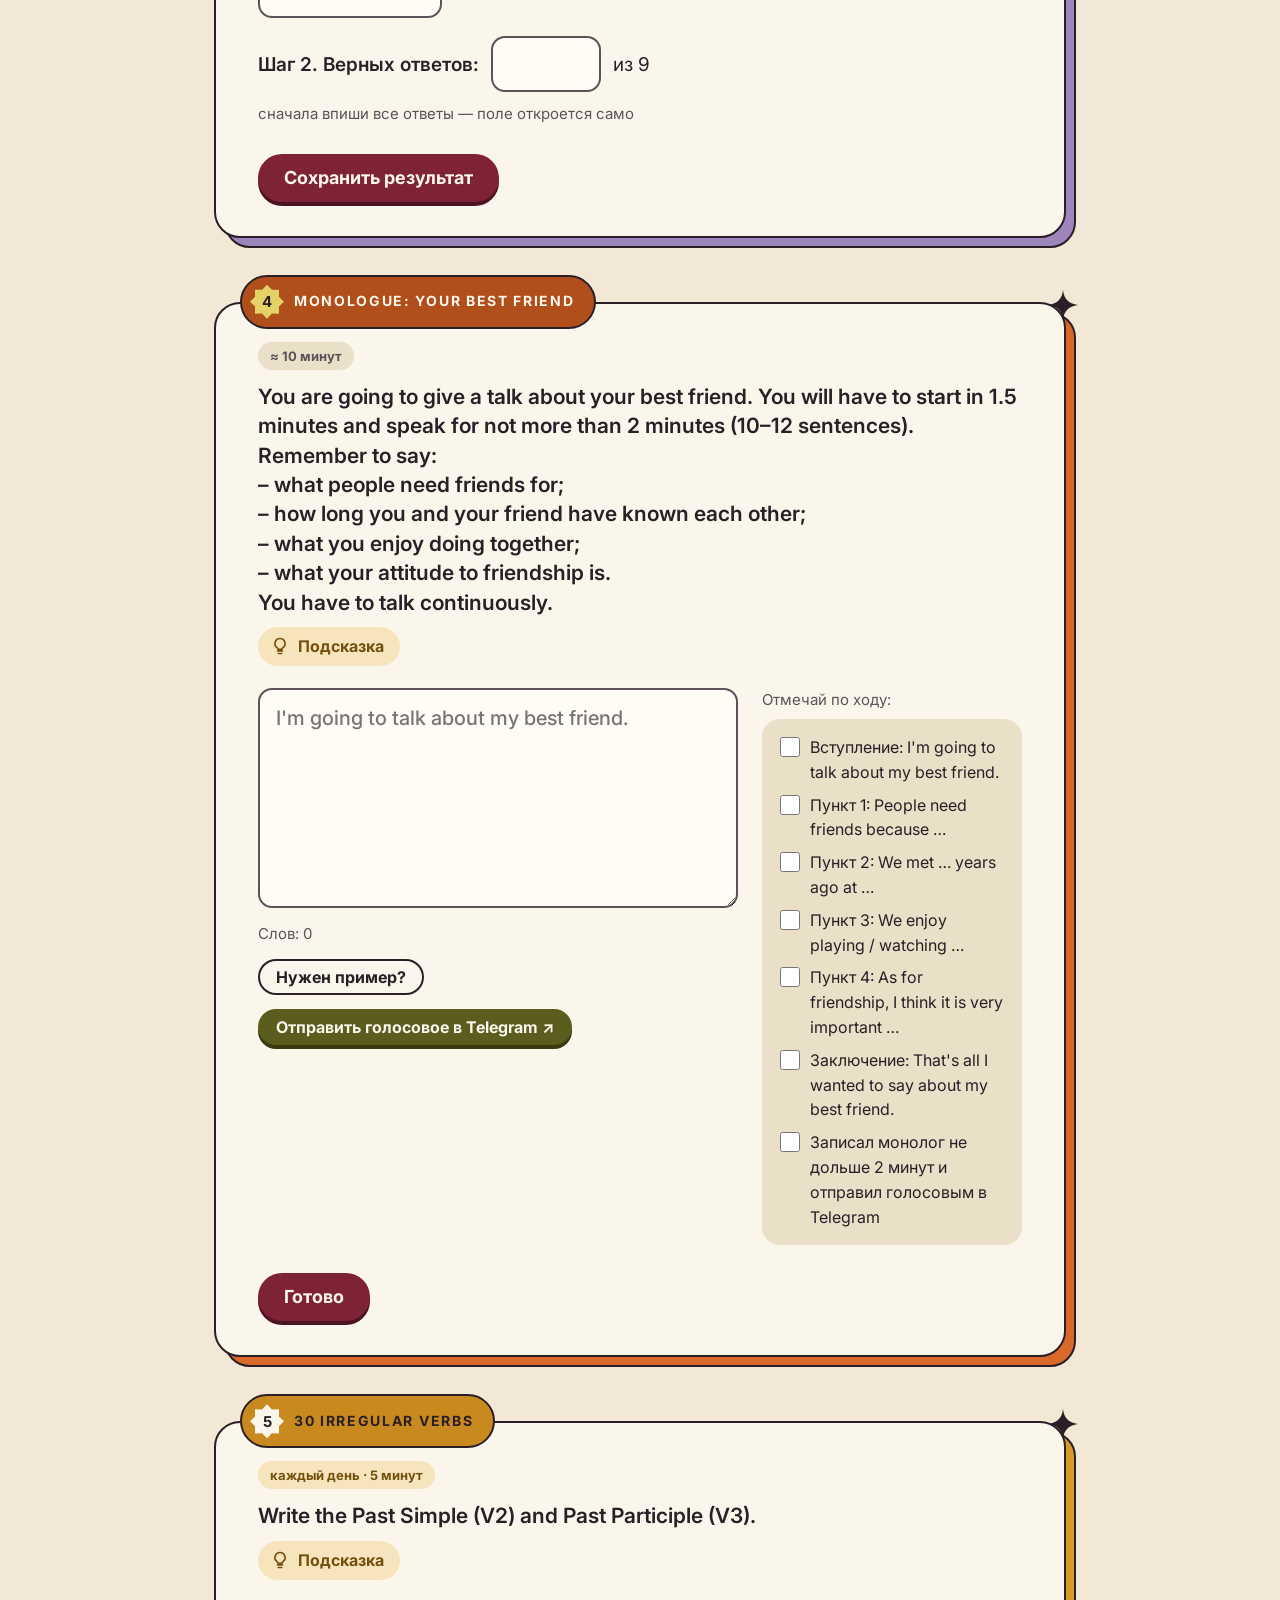
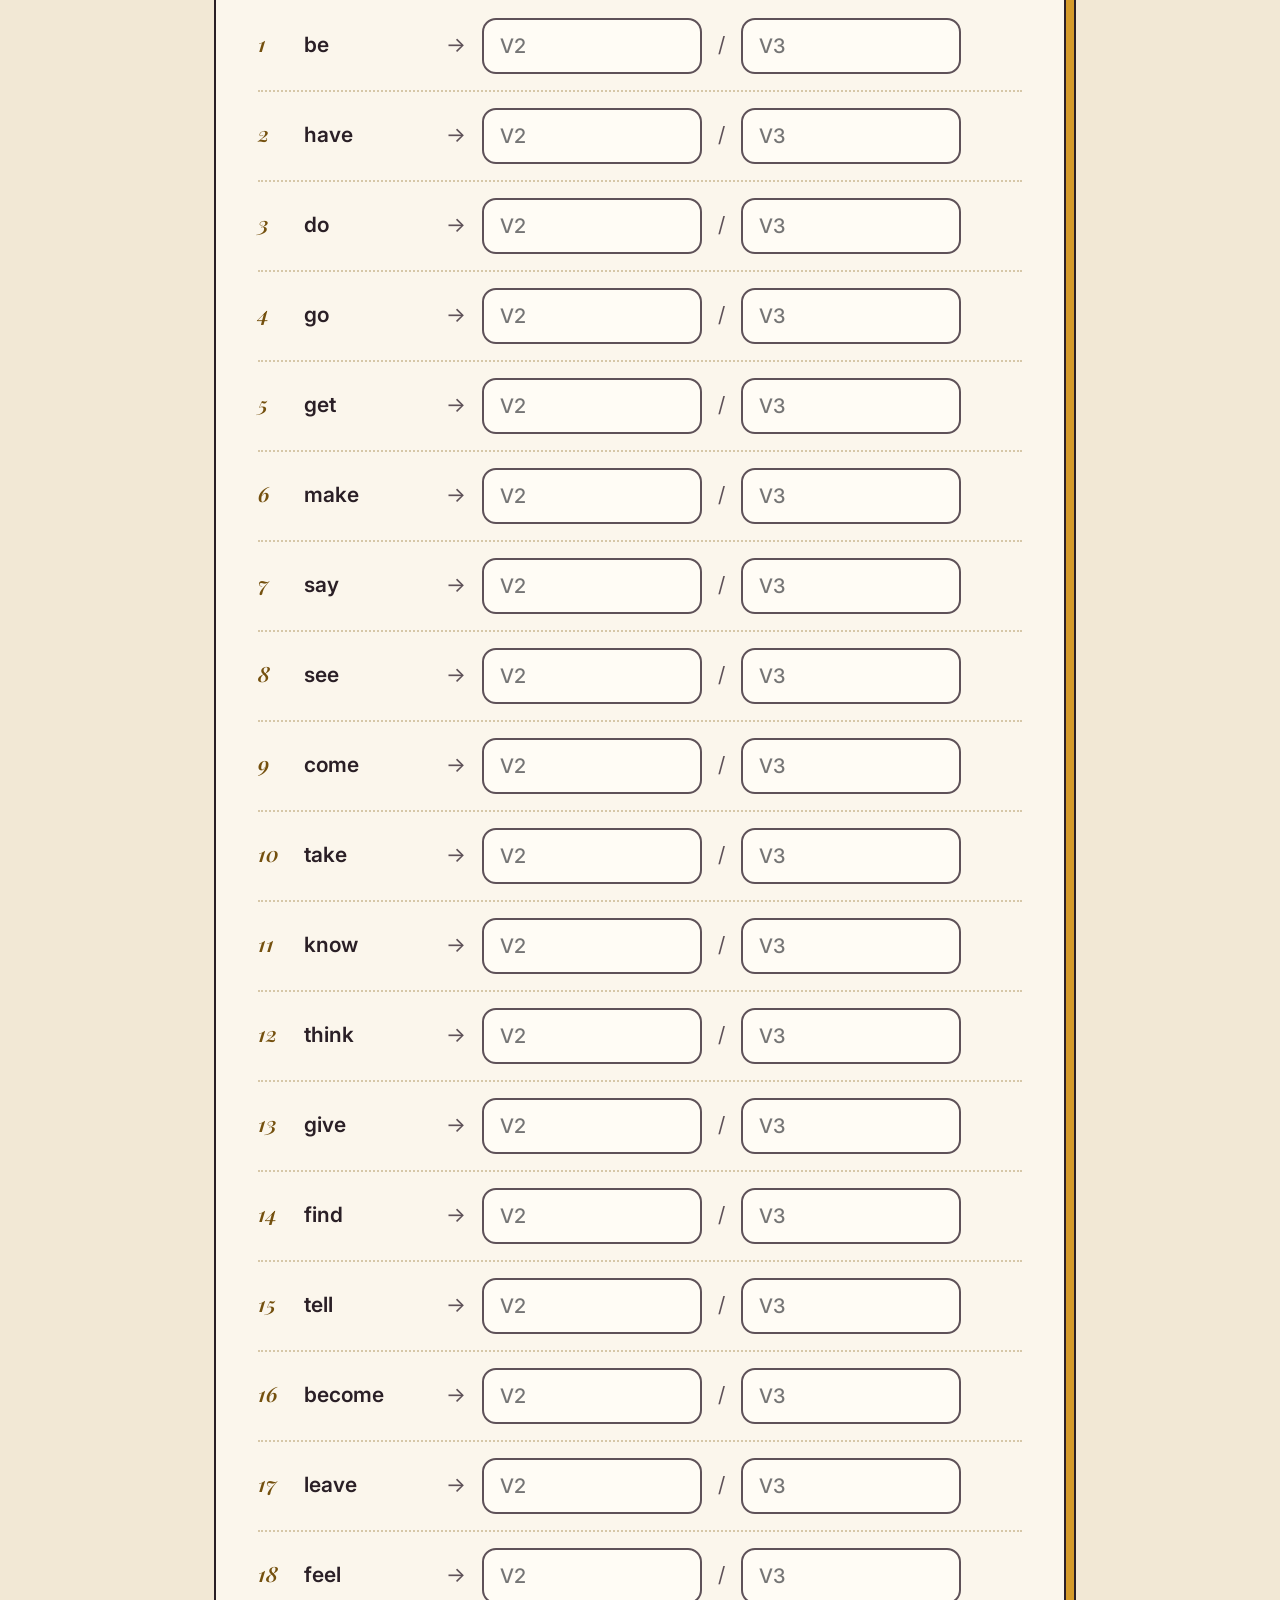
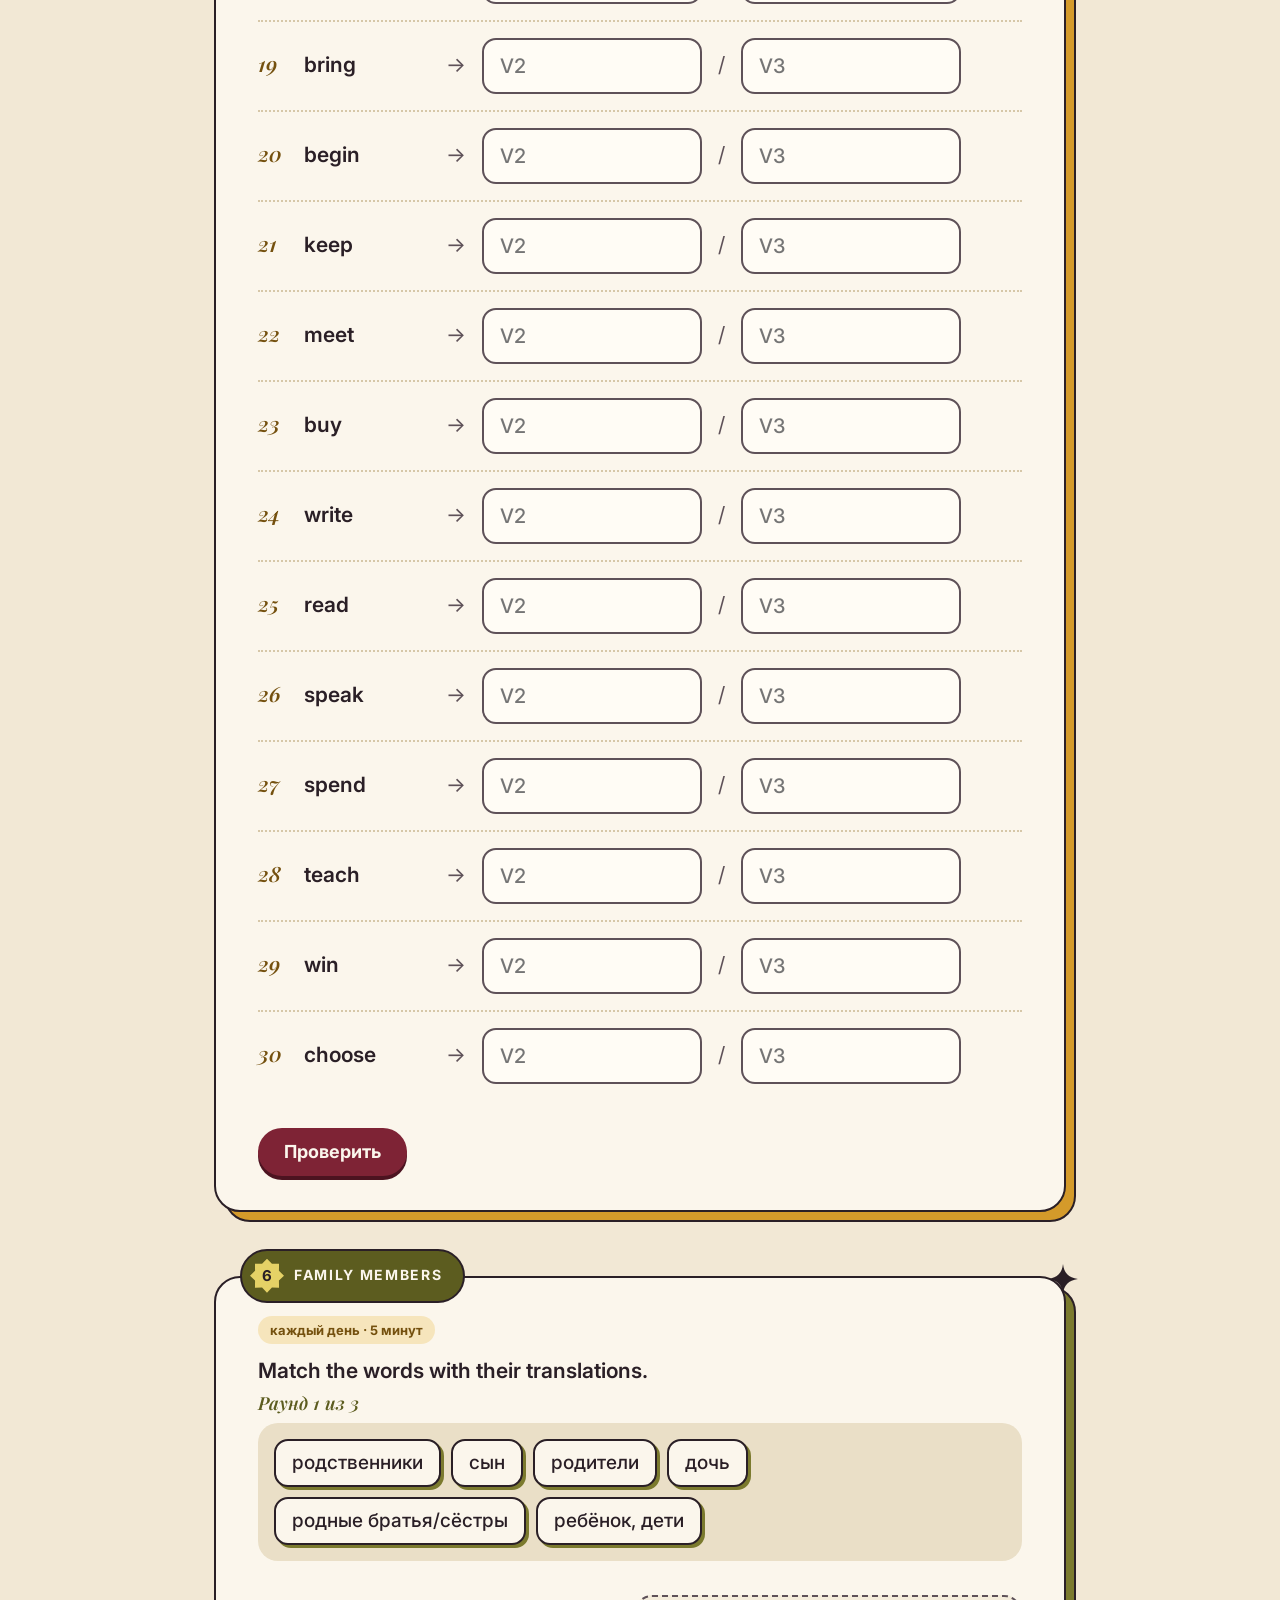
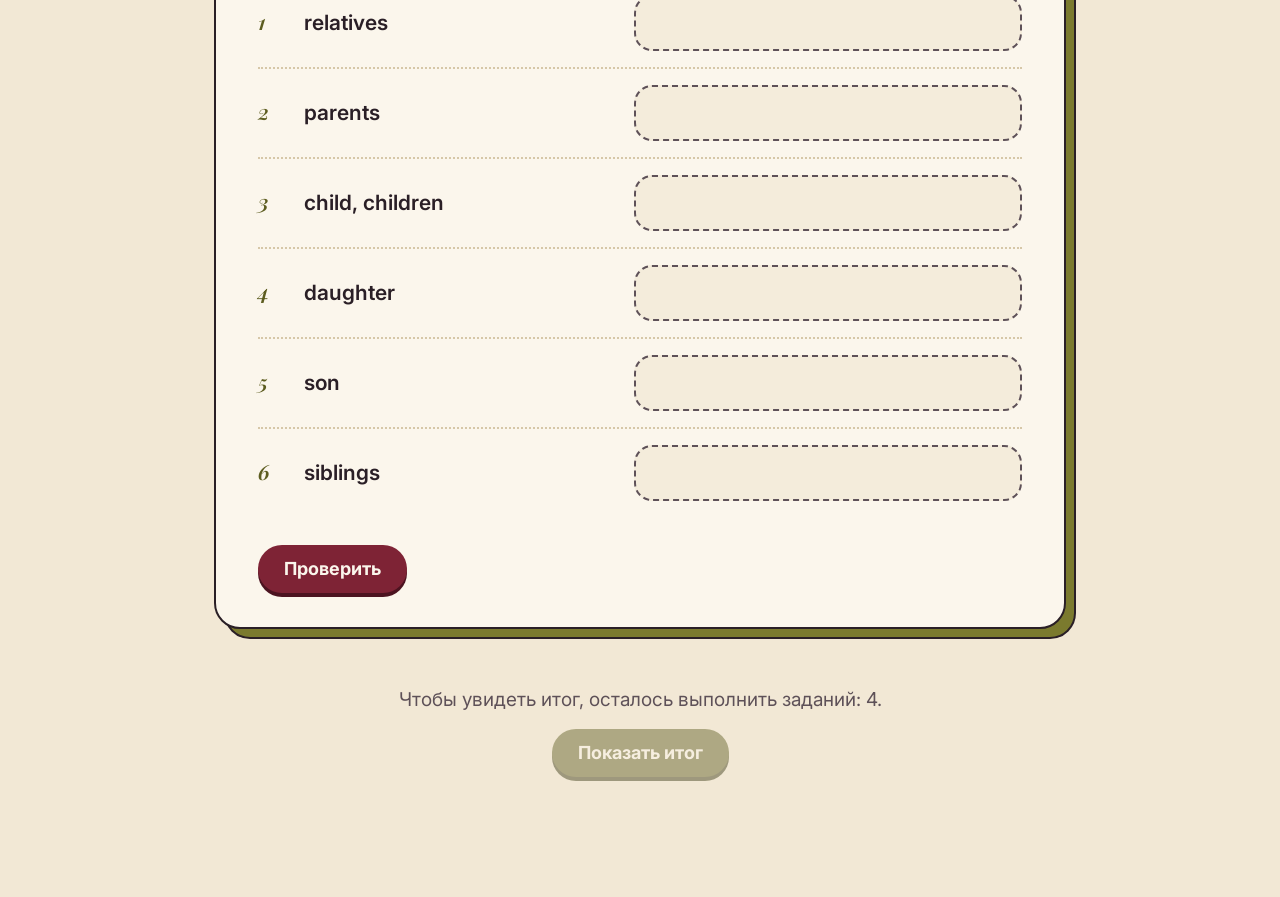
<file: lessons/oge27-m1-l05-homework/index.html>
<!doctype html>
<html lang="ru">
<head>
  <meta charset="utf-8">
  <meta name="viewport" content="width=device-width, initial-scale=1">
  <title>Word Formation: Adjectives · School — домашка ОГЭ</title>
  <link rel="preconnect" href="https://fonts.googleapis.com">
  <link rel="preconnect" href="https://fonts.gstatic.com" crossorigin>
  <link href="https://fonts.googleapis.com/css2?family=Inter:wght@400;500;600;700&family=Playfair+Display:ital,wght@0,700;1,600&display=swap" rel="stylesheet">
  <link rel="stylesheet" href="../../assets/css/theme.css?v=3">
</head>
<body>
  <div id="app"></div>

  <script src="../../assets/js/config.js?v=3"></script>
  <script src="../../assets/js/tracker.js?v=3"></script>
  <script src="../../assets/js/exercises.js?v=3"></script>
  <script>
  /* ===================== ДАННЫЕ СТРАНИЦЫ =====================
     Домашка ОГЭ 2027 · Модуль 1 · Урок 5 (ученик: stepan)
     ========================================================== */
  var PAGE = {
    id: 'oge27-m1-l05-homework',
    title: 'Word Formation: Adjectives · School',
    kicker: 'ОГЭ 2027 · Модуль 1 · Урок 5 · домашка',
    subtitle: 'Письмо Jim, словообразование 29–34, грамматика 20–28, монолог про лучшего друга.',
    due: '30.10',
    notice: 'Письменное — сюда, монолог — голосовым в Telegram. Порядок: 1 → 2 → 3 → 4, задания 5 и 6 — каждый день по 5 минут. Всего ≈ 50 минут.',
    legend: false,
    topicNames: {
      writing_email: 'письмо (задание 35)',
      word_formation: 'словообразование (29–34)',
      grammar_20_28: 'грамматика (20–28)',
      past_simple: 'Past Simple',
      past_continuous: 'Past Continuous',
      irregular_verbs: 'неправильные глаголы',
      vocab_family: 'лексика «Семья»',
      speaking_monologue: 'монолог (устная часть, задание 3)'
    },
    exercises: [

      { id: 'ex1', type: 'writing', title: 'Email to Jim', topic: 'writing_email', color: 'berry', time: '≈ 25 минут',
        instr: 'You have received an email message from your English-speaking pen-friend Jim:',
        letter: {
          head: 'From: Jim@mail.uk\nTo: Russian_friend@oge.ru\nSubject: School subjects',
          body: '… Next month I\'ll choose my subjects for the next year. I want to continue learning languages. I also need to improve my academic results in general.\n… How many lessons do you usually have a day? What foreign languages can you learn at school? What subject do you find the most important for your future career, and why? …'
        },
        task: 'Write a message to Jim and answer his 3 questions.\nWrite 100–120 words. Remember the rules of email writing.',
        hint: 'Вопрос 3 — «and why?». Обязательно назови причину: because… Используй прилагательные с урока: useful, interesting, important.',
        words: [100, 120], minWords: 90,
        placeholder: 'Dear Jim,',
        checklistTitle: 'Перед отправкой проверь:',
        sample: 'Dear Jim,\nThanks for your email. I was glad to hear from you.\nIn your email you ask me some questions and I want to answer them. Well, …',
        checklist: [
          'Слов 100–120 (счётчик под полем)',
          'Dear Jim, — с запятой, на отдельной строке',
          'Благодарность за письмо',
          '3 ответа по 2–3 предложения, в 3-м — because',
          'Надежда на контакт + Best wishes, + имя',
          'Везде есть глагол: I am…, it is…'
        ] },

      { id: 'ex2', type: 'link', title: 'Word formation 29–34', topic: 'word_formation', color: 'olive', time: '≈ 8 минут',
        instr: 'Read the text. Form words that fit the gaps (29–34).',
        hint: '1. Какая часть речи нужна? Смотри на слова рядом.\n2. Подбери суффикс: -ful, -ous, -y, -al, -ive…\n3. Нужен ли отрицательный смысл? un-, dis-, -less\n4. Проверь буквы: rain → rainy',
        site: 'РЕШУ ОГЭ № 973 · словообразование',
        url: 'https://en-oge.sdamgia.ru/problem?id=973',
        todo: 'Реши задания 29–34 (первый пропуск — RAIN). Ответы на сайте не проверяй, пока не впишешь их здесь.',
        items: [
          { n: 29, word: 'RAIN' }, { n: 30, word: 'LUCKY' }, { n: 31, word: 'FANTASY' },
          { n: 32, word: 'TURKEY' }, { n: 33, word: 'ARRIVE' }, { n: 34, word: 'CARE' }
        ] },

      // в тексте встречаются Past Simple, Past Continuous и to be, но какой пропуск на что — заранее не размечено,
      // поэтому баллы идут в одну общую тему
      { id: 'ex3', type: 'link', title: 'Grammar 20–28', topic: 'grammar_20_28', color: 'lavender', time: '≈ 10 минут',
        instr: 'Read the text. Change the words in capitals so that they fit the gaps (20–28).',
        hint: '1. Прочитай весь текст: когда всё происходит?\n2. Маркеры: yesterday, when, while, now, every day\n3. Нет другого глагола → нужен be: was / were, am / is / are\n4. Пиши без пробелов, проверь каждую букву',
        site: 'РЕШУ ОГЭ № 824 · грамматика',
        url: 'https://en-oge.sdamgia.ru/problem?id=824',
        todo: 'Реши задания 20–28 (текст про Bella и контрольную). Ответы на сайте не проверяй, пока не впишешь их здесь.',
        items: [
          { n: 20, word: 'ENJOY' }, { n: 21, word: 'NOT BE' }, { n: 22, word: 'LEAVE' },
          { n: 23, word: 'SHE' }, { n: 24, word: 'WRITE' }, { n: 25, word: 'BAD' },
          { n: 26, word: 'PRINT' }, { n: 27, word: 'TWO' }, { n: 28, word: 'NOT CAN' }
        ] },

      { id: 'ex4', type: 'writing', title: 'Monologue: your best friend', topic: 'speaking_monologue', color: 'orange', time: '≈ 10 минут',
        instr: 'You are going to give a talk about your best friend. You will have to start in 1.5 minutes and speak for not more than 2 minutes (10–12 sentences). Remember to say:\n– what people need friends for;\n– how long you and your friend have known each other;\n– what you enjoy doing together;\n– what your attitude to friendship is.\nYou have to talk continuously.',
        hint: 'По 2–3 фразы на пункт. Пункт 2 — Past Simple: met, went.',
        placeholder: 'I\'m going to talk about my best friend.',
        checklistTitle: 'Отмечай по ходу:',
        sample: 'I\'m going to talk about my best friend.',
        action: { label: 'Отправить голосовое в Telegram ↗', url: 'https://t.me/dzerazavr' },
        checklist: [
          'Вступление: I\'m going to talk about my best friend.',
          'Пункт 1: People need friends because …',
          'Пункт 2: We met … years ago at …',
          'Пункт 3: We enjoy playing / watching …',
          'Пункт 4: As for friendship, I think it is very important …',
          'Заключение: That\'s all I wanted to say about my best friend.',
          'Записал монолог не дольше 2 минут и отправил голосовым в Telegram'
        ] },

      { id: 'ex5', type: 'typeWord', title: '30 irregular verbs', topic: 'irregular_verbs', color: 'mustard', badge: 'каждый день · 5 минут',
        instr: 'Write the Past Simple (V2) and Past Participle (V3).',
        hint: 'Сначала повтори список, потом закрой его и проверь себя.',
        wrongHint: 'Это неправильный глагол — окончание -ed не подходит. Зелёное поле уже верно, исправь красное.',
        formLabels: ['V2', 'V3'],
        items: [
          { text: 'be', forms: [['was / were', 'was/were', 'was, were', 'was were', 'was', 'were'], ['been']] },
          { text: 'have', forms: [['had'], ['had']] },
          { text: 'do', forms: [['did'], ['done']] },
          { text: 'go', forms: [['went'], ['gone']] },
          { text: 'get', forms: [['got'], ['got', 'gotten', 'got / gotten', 'got/gotten']] },
          { text: 'make', forms: [['made'], ['made']] },
          { text: 'say', forms: [['said'], ['said']] },
          { text: 'see', forms: [['saw'], ['seen']] },
          { text: 'come', forms: [['came'], ['come']] },
          { text: 'take', forms: [['took'], ['taken']] },
          { text: 'know', forms: [['knew'], ['known']] },
          { text: 'think', forms: [['thought'], ['thought']] },
          { text: 'give', forms: [['gave'], ['given']] },
          { text: 'find', forms: [['found'], ['found']] },
          { text: 'tell', forms: [['told'], ['told']] },
          { text: 'become', forms: [['became'], ['become']] },
          { text: 'leave', forms: [['left'], ['left']] },
          { text: 'feel', forms: [['felt'], ['felt']] },
          { text: 'bring', forms: [['brought'], ['brought']] },
          { text: 'begin', forms: [['began'], ['begun']] },
          { text: 'keep', forms: [['kept'], ['kept']] },
          { text: 'meet', forms: [['met'], ['met']] },
          { text: 'buy', forms: [['bought'], ['bought']] },
          { text: 'write', forms: [['wrote'], ['written']] },
          { text: 'read', forms: [['read'], ['read']] },
          { text: 'speak', forms: [['spoke'], ['spoken']] },
          { text: 'spend', forms: [['spent'], ['spent']] },
          { text: 'teach', forms: [['taught'], ['taught']] },
          { text: 'win', forms: [['won'], ['won']] },
          { text: 'choose', forms: [['chose'], ['chosen']] }
        ] },

      { id: 'ex6', type: 'match', title: 'Family members', topic: 'vocab_family', color: 'olive', badge: 'каждый день · 5 минут', roundSize: 6,
        instr: 'Match the words with their translations.',
        wrongHint: 'Не та пара. Попробуй ещё раз.',
        items: [
          { text: 'relatives', answer: 'родственники' },
          { text: 'parents', answer: 'родители' },
          { text: 'child, children', answer: 'ребёнок, дети' },
          { text: 'daughter', answer: 'дочь' },
          { text: 'son', answer: 'сын' },
          { text: 'siblings', answer: 'родные братья/сёстры' },
          { text: 'twin', answer: 'близнец' },
          { text: 'aunt', answer: 'тётя' },
          { text: 'uncle', answer: 'дядя' },
          { text: 'niece', answer: 'племянница' },
          { text: 'nephew', answer: 'племянник' },
          { text: 'cousin', answer: 'двоюродный брат/сестра' },
          { text: 'grandparents', answer: 'бабушка и дедушка' },
          { text: 'grandchild', answer: 'внук' },
          { text: 'groom', answer: 'жених на свадьбе' },
          { text: 'bride', answer: 'невеста на свадьбе' },
          { text: 'wife', answer: 'жена' },
          { text: 'husband', answer: 'муж' }
        ] }
    ]
  };

  Trainer.mount(PAGE);
  </script>
</body>
</html>
</file>
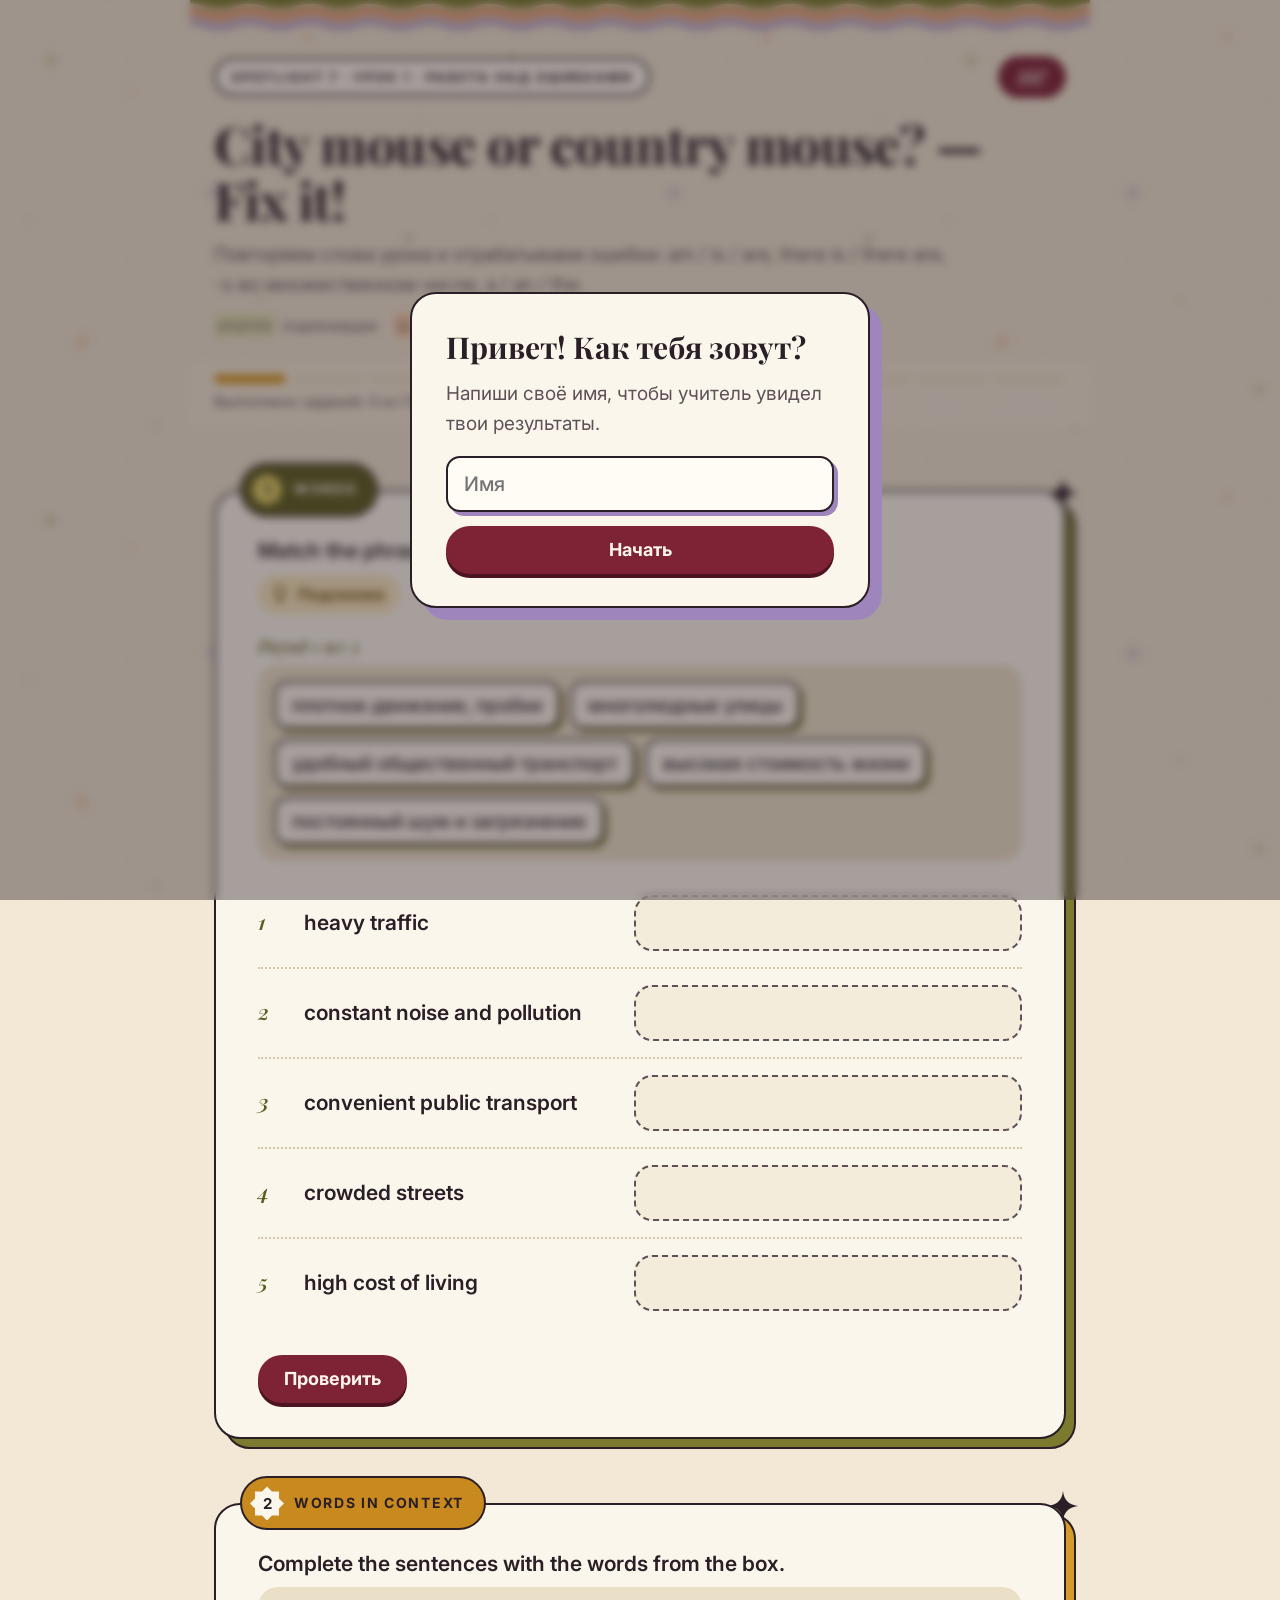
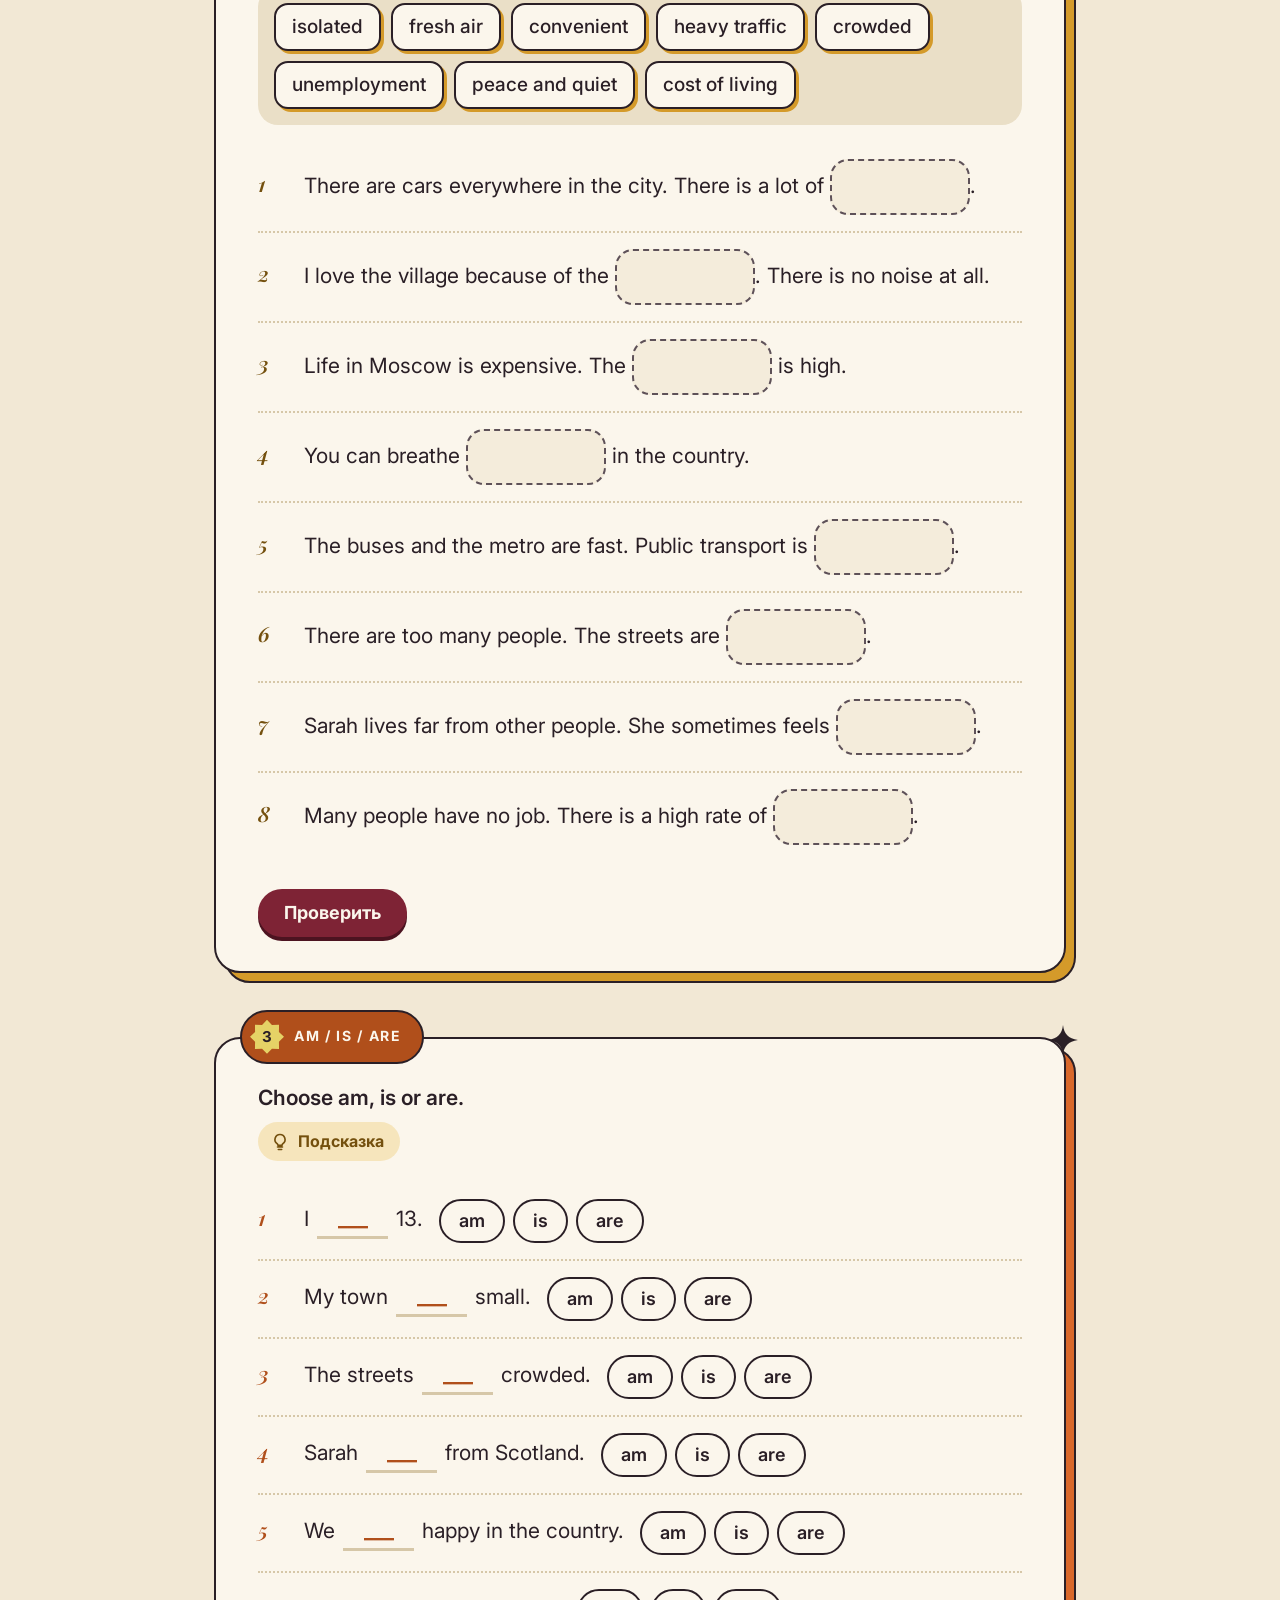
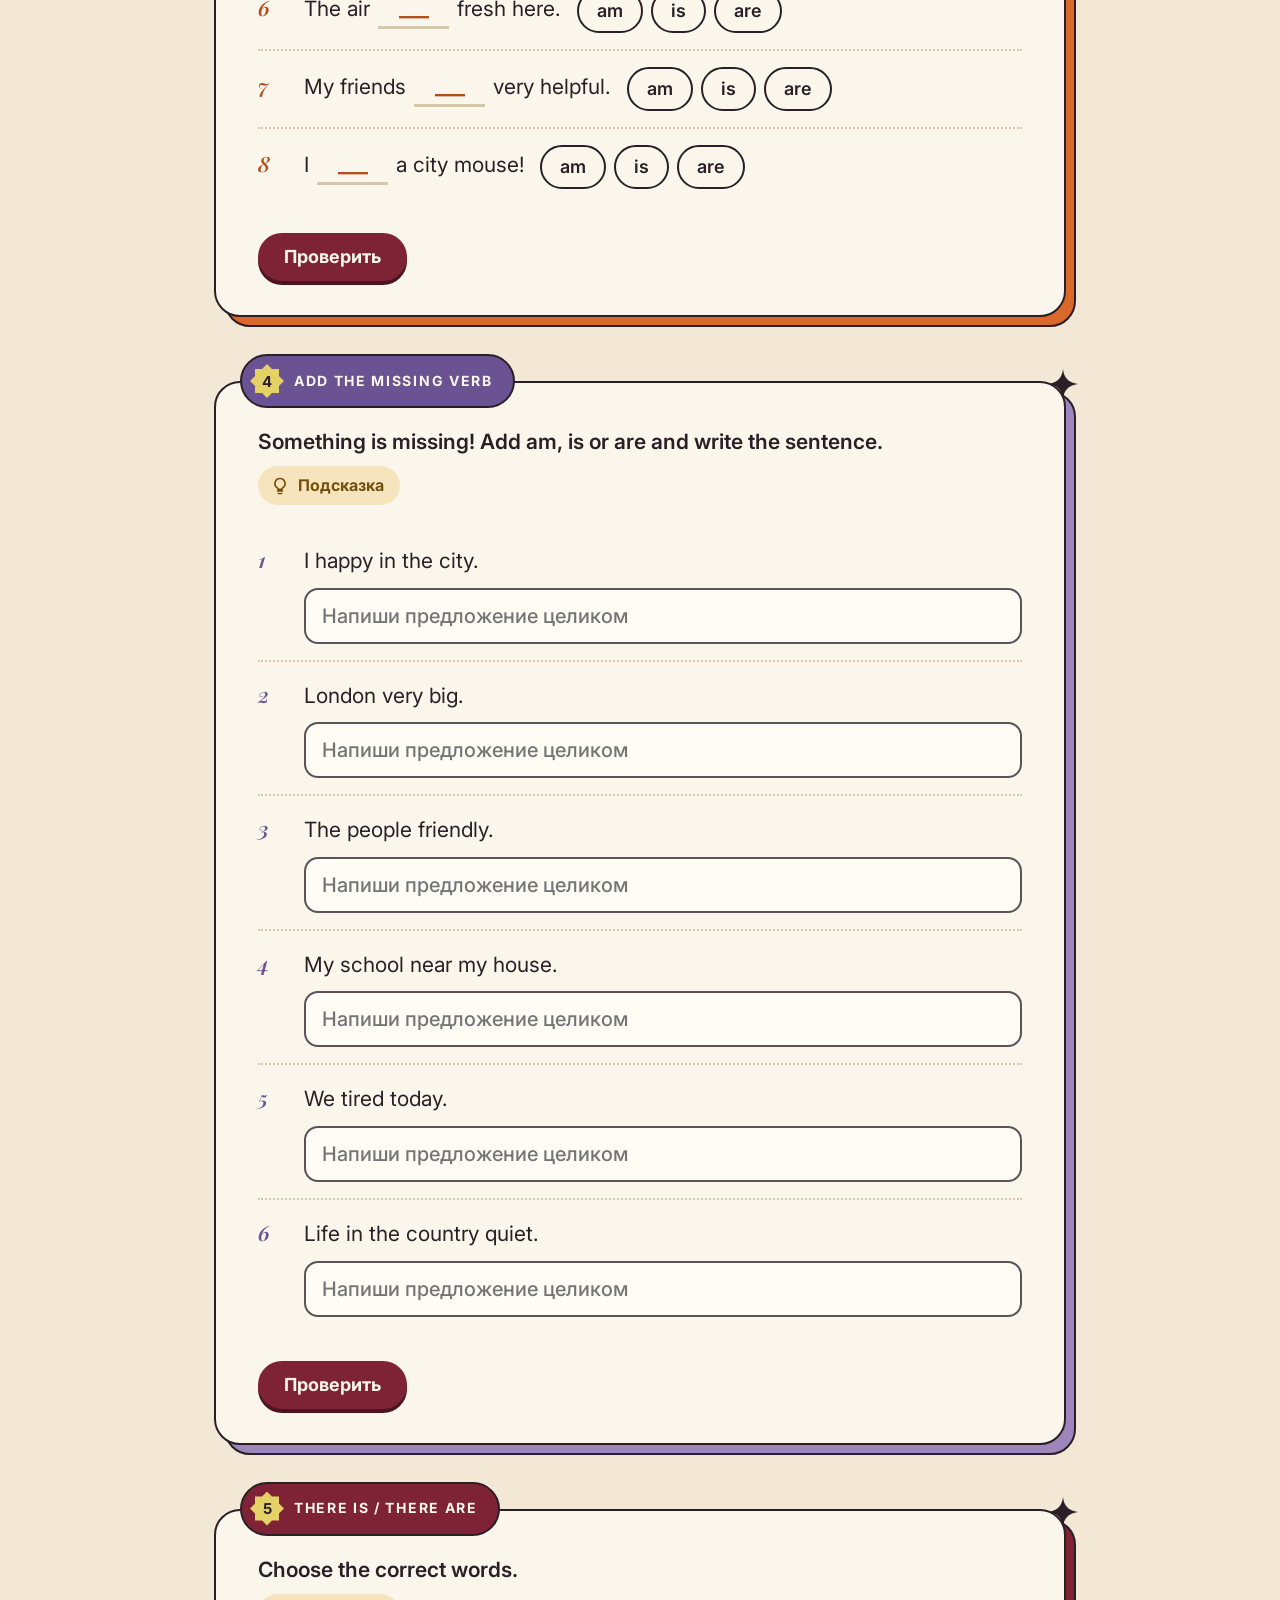
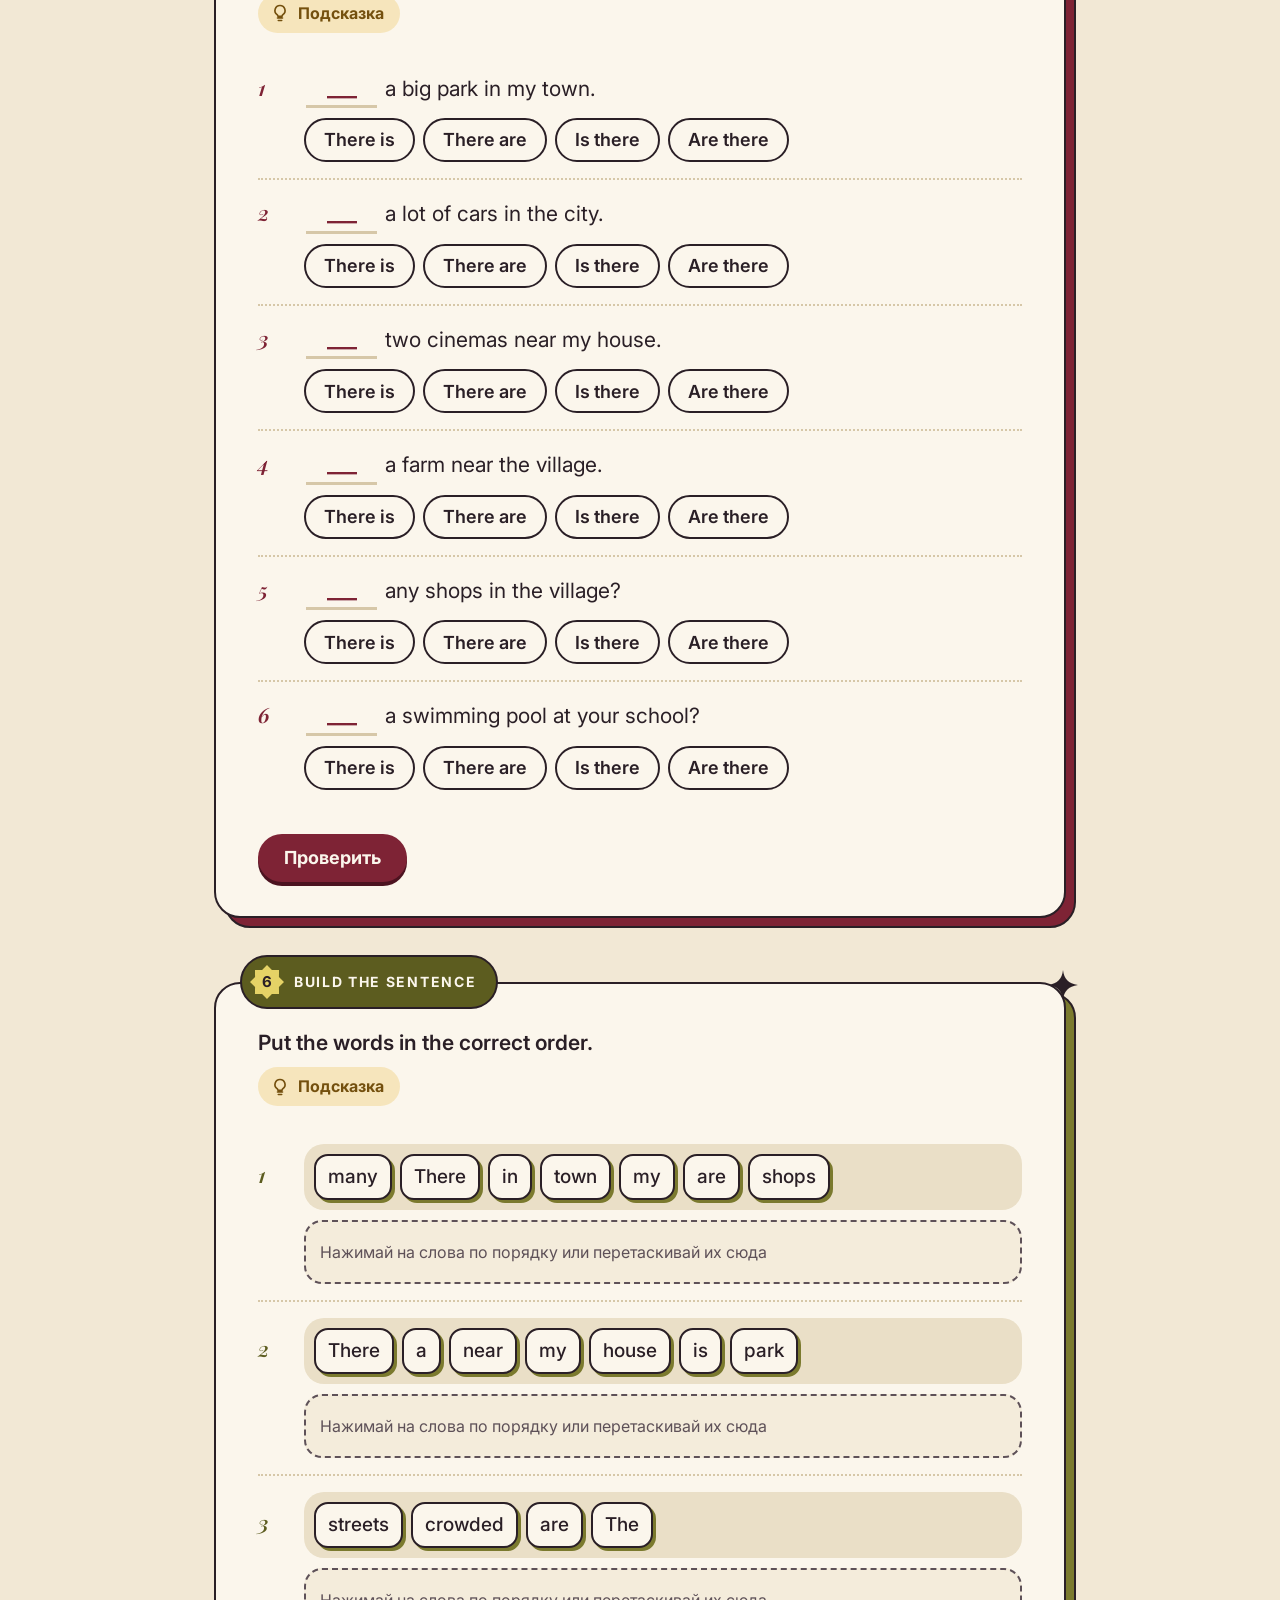
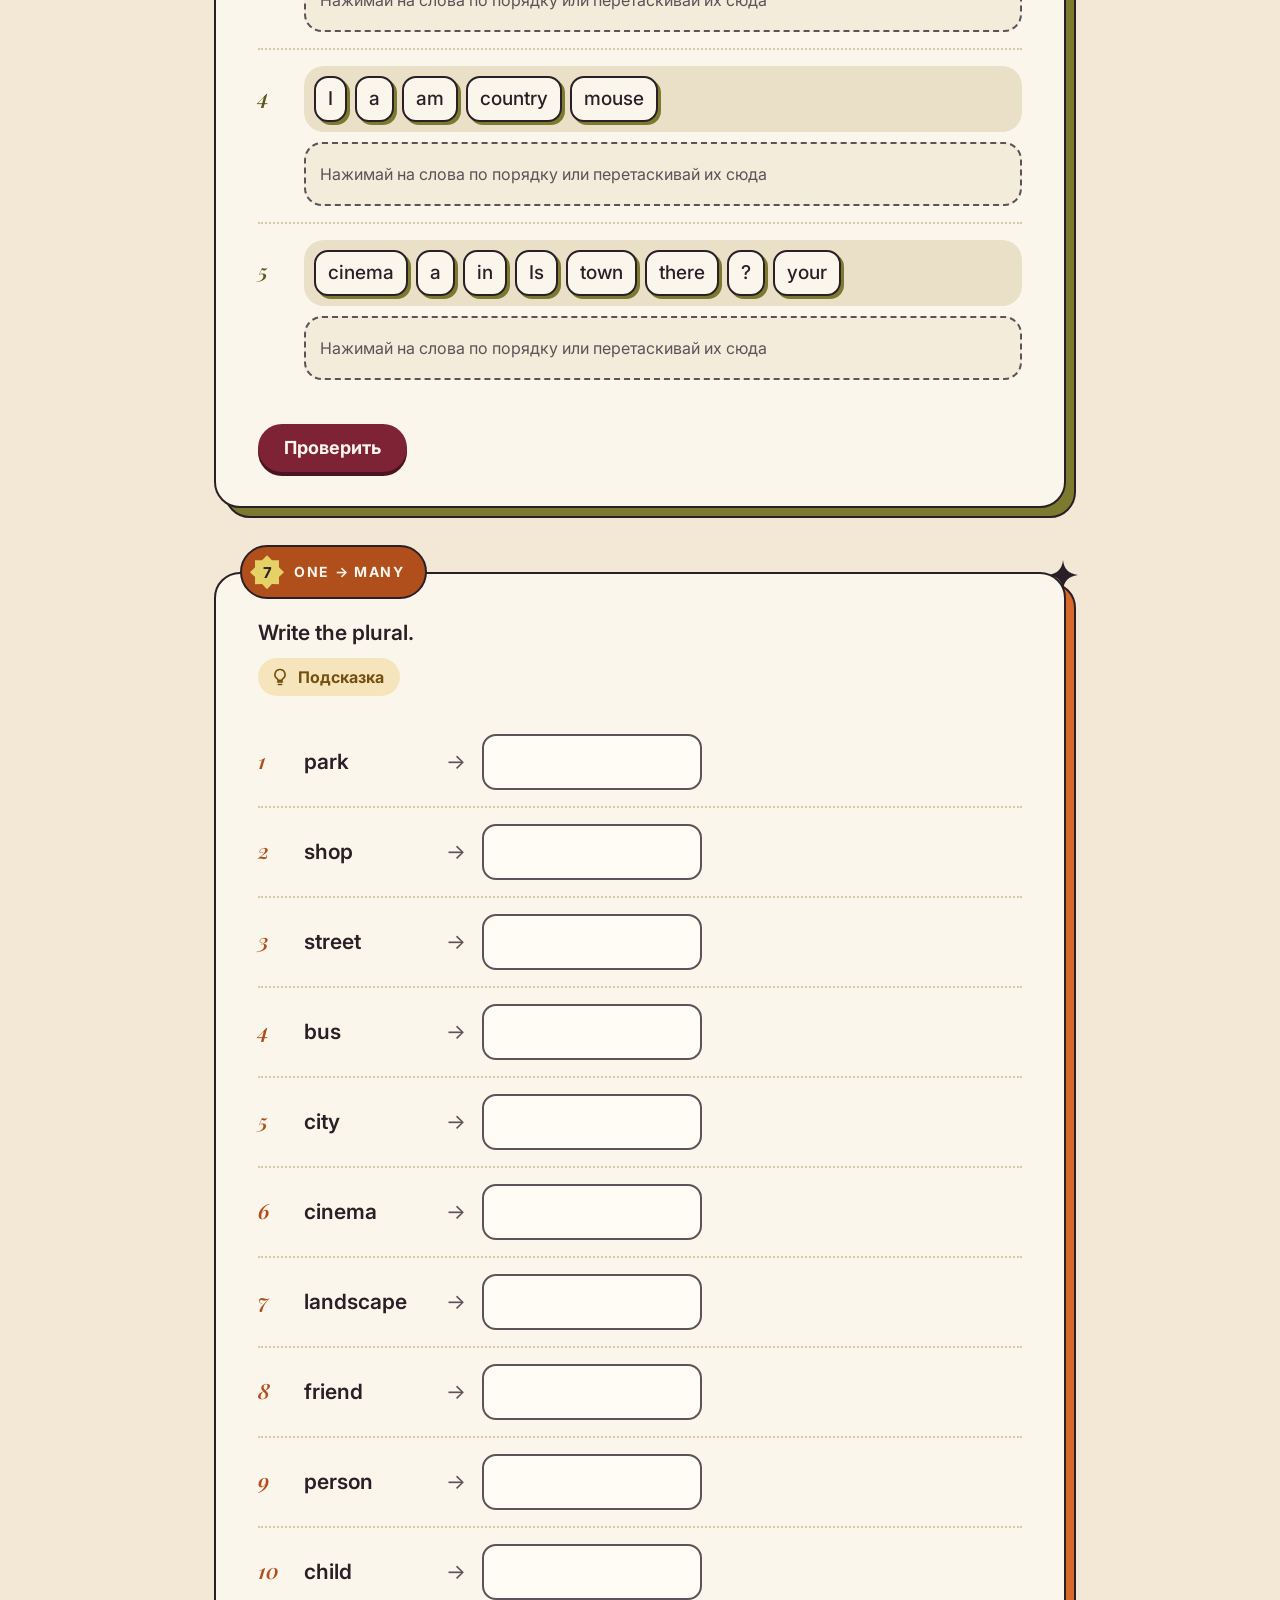
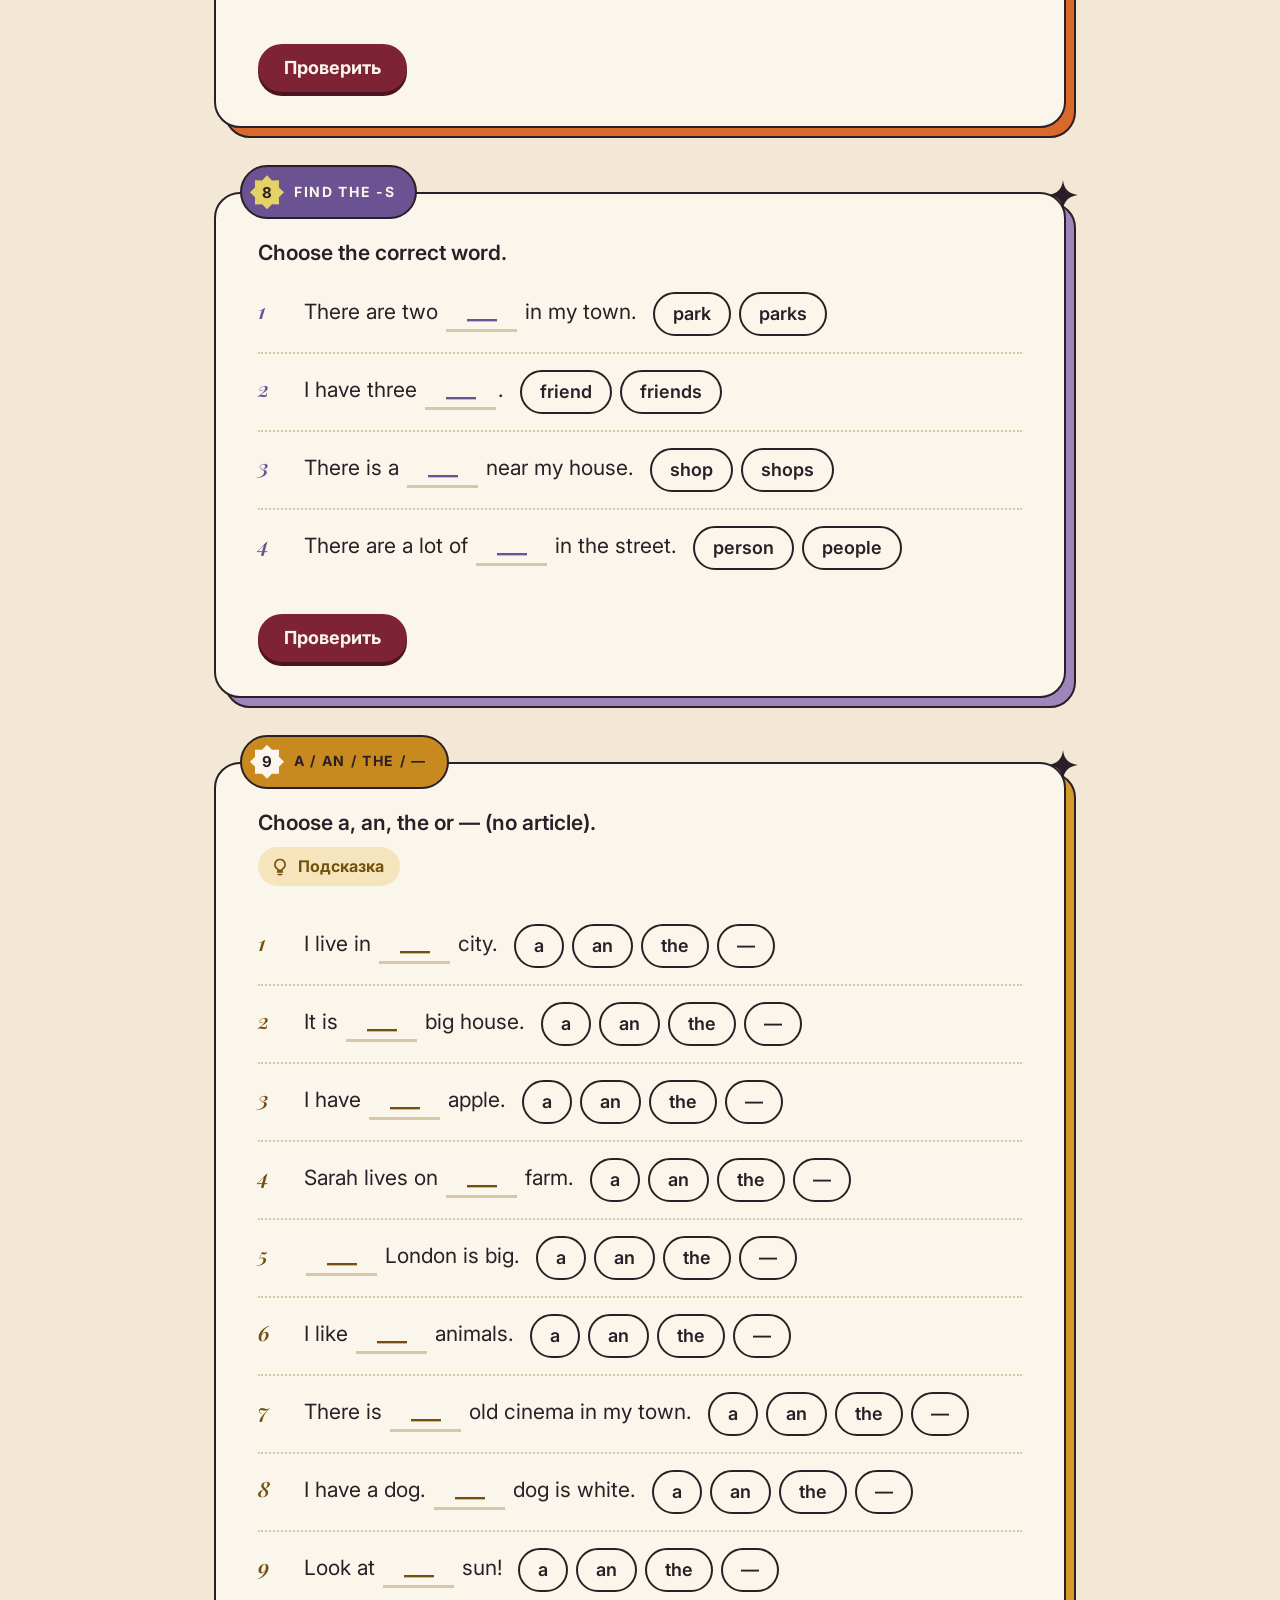
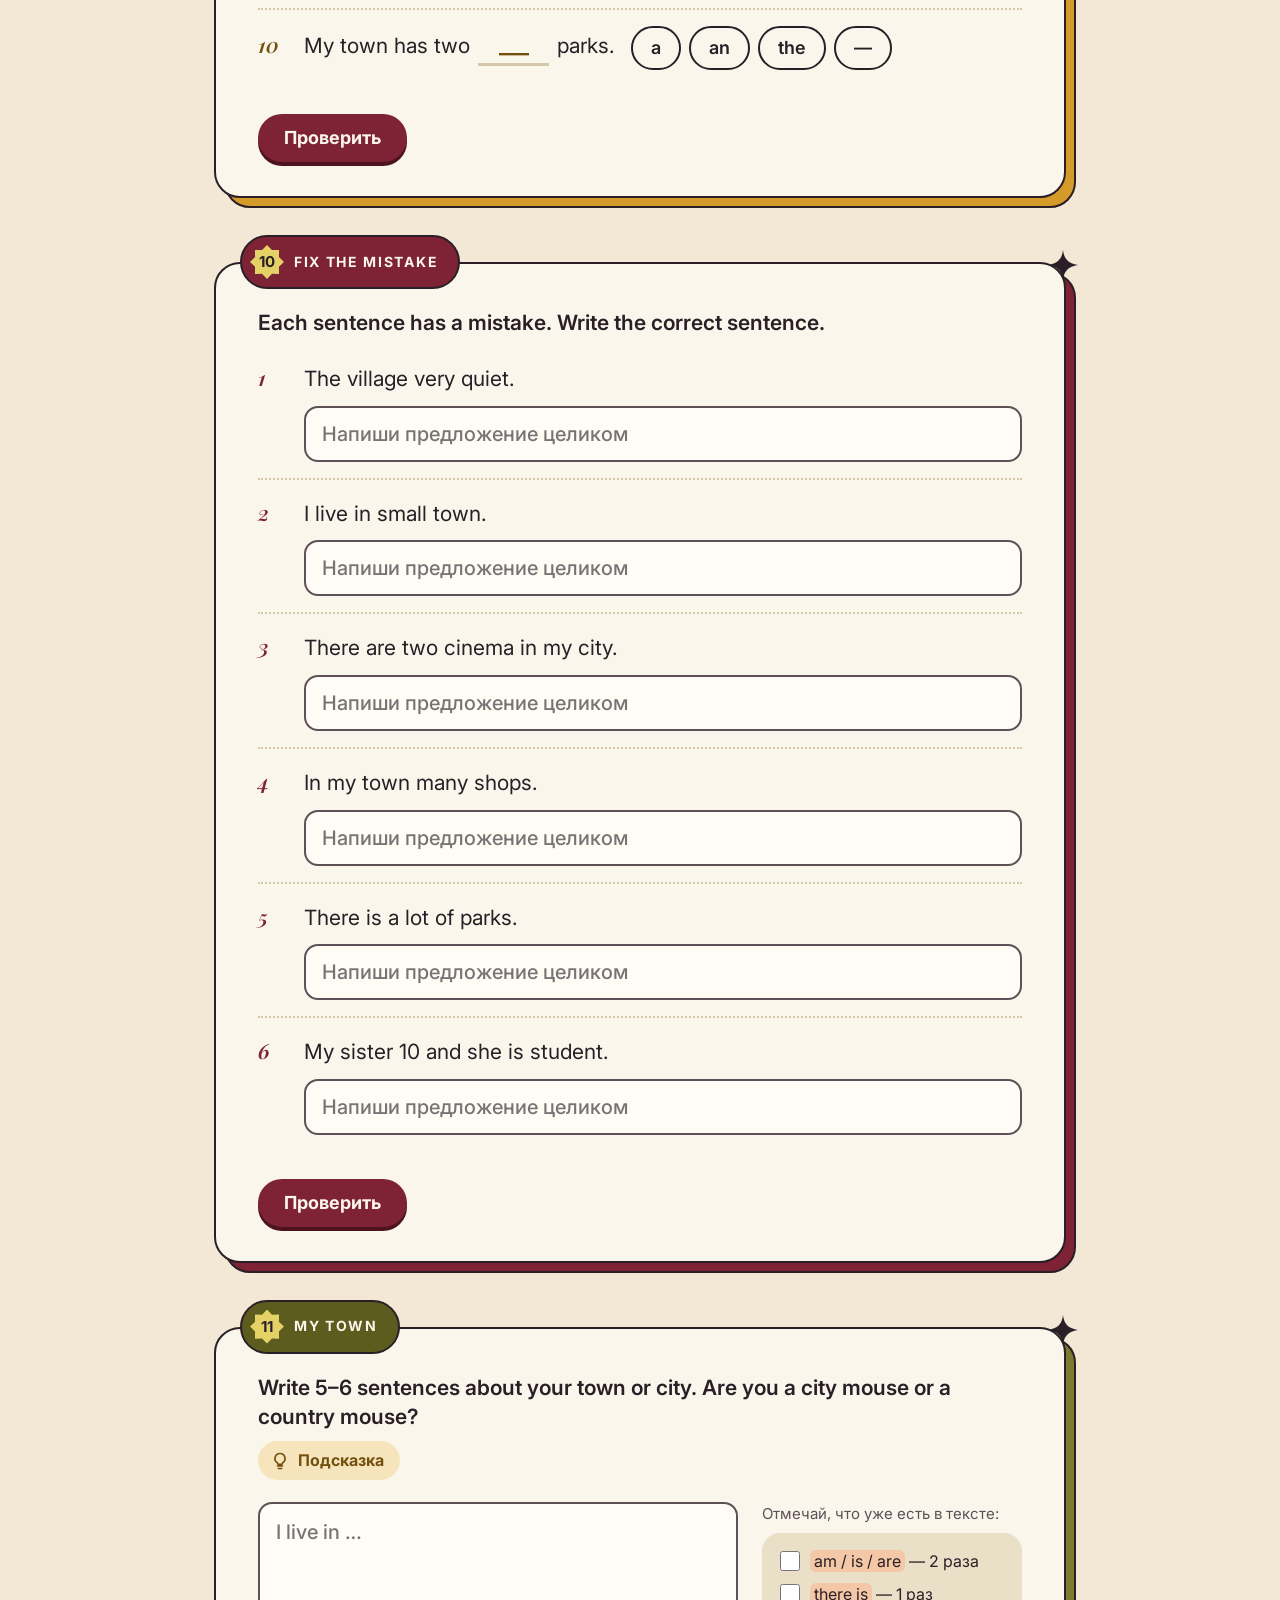
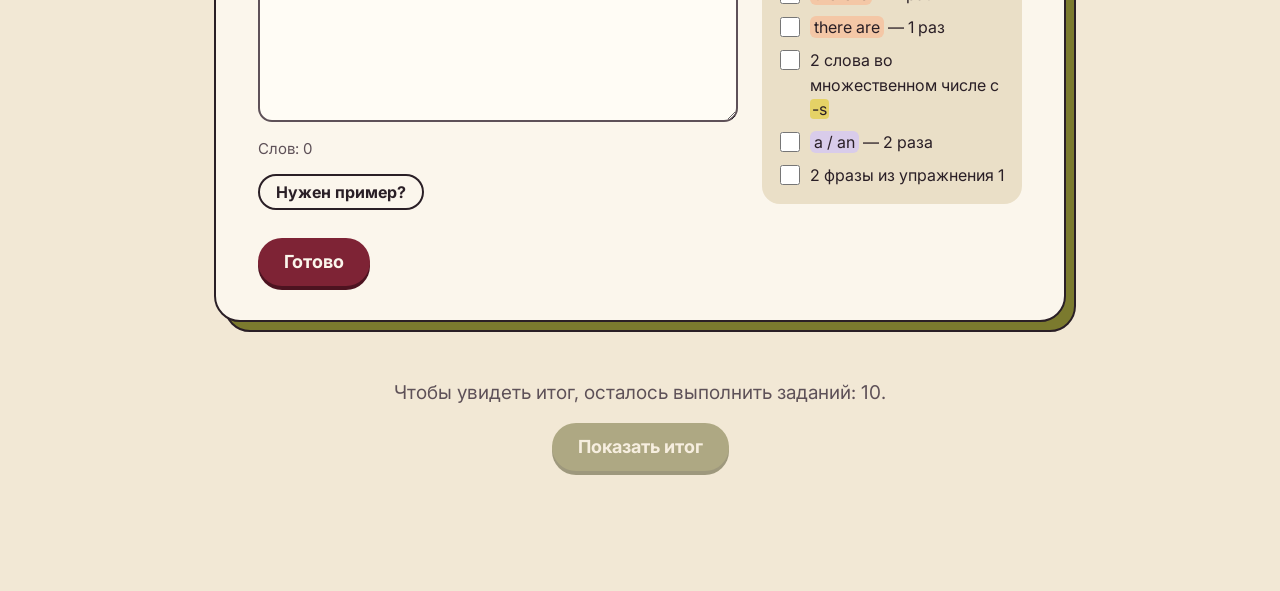
<file: lessons/spotlight7-u01-errors/index.html>
<!doctype html>
<html lang="ru">
<head>
  <meta charset="utf-8">
  <meta name="viewport" content="width=device-width, initial-scale=1">
  <title>City mouse or country mouse? — Fix it! · Spotlight 7</title>
  <link rel="preconnect" href="https://fonts.googleapis.com">
  <link rel="preconnect" href="https://fonts.gstatic.com" crossorigin>
  <link href="https://fonts.googleapis.com/css2?family=Inter:wght@400;500;600;700&family=Playfair+Display:ital,wght@0,700;1,600&display=swap" rel="stylesheet">
  <link rel="stylesheet" href="../../assets/css/theme.css?v=3">
</head>
<body>
  <div id="app"></div>

  <script src="../../assets/js/config.js?v=3"></script>
  <script src="../../assets/js/tracker.js?v=3"></script>
  <script src="../../assets/js/exercises.js?v=3"></script>
  <script>
  /* ===================== ДАННЫЕ СТРАНИЦЫ =====================
     Разметка в full и hint: {s|подлежащее} {v|глагол} {e|окончание} {a|артикль}
     ========================================================== */
  var PAGE = {
    id: 'spotlight7-u01-errors',
    title: 'City mouse or country mouse? — Fix it!',
    kicker: 'Spotlight 7 · Урок 1 · работа над ошибками',
    subtitle: 'Повторяем слова урока и отрабатываем ошибки: am / is / are, there is / there are, -s во множественном числе, a / an / the.',
    exercises: [

      { id: 'ex1', type: 'match', title: 'Words', topic: 'vocab', color: 'olive', roundSize: 5,
        instr: 'Match the phrases with their translations.',
        hint: 'Перетащи перевод к английской фразе. Можно и без мышки-перетаскивания: нажми на карточку, потом на место.',
        wrongHint: 'Не та пара. Посмотри на ключевое слово фразы и попробуй ещё раз.',
        items: [
          { text: 'heavy traffic', answer: 'плотное движение, пробки' },
          { text: 'constant noise and pollution', answer: 'постоянный шум и загрязнение' },
          { text: 'convenient public transport', answer: 'удобный общественный транспорт' },
          { text: 'crowded streets', answer: 'многолюдные улицы' },
          { text: 'high cost of living', answer: 'высокая стоимость жизни' },
          { text: 'low rate of unemployment', answer: 'низкий уровень безработицы' },
          { text: 'high rate of unemployment', answer: 'высокий уровень безработицы' },
          { text: 'lead an unhealthy lifestyle', answer: 'вести нездоровый образ жизни' },
          { text: 'high quality lifestyle', answer: 'высокое качество жизни' },
          { text: 'shops, cinemas and theatres', answer: 'магазины, кинотеатры и театры' },
          { text: 'fresh air', answer: 'свежий воздух' },
          { text: 'feeling isolated', answer: 'чувство оторванности от людей' },
          { text: 'peace and quiet', answer: 'тишина и покой' },
          { text: 'friendly, helpful people', answer: 'дружелюбные, отзывчивые люди' },
          { text: 'beautiful landscapes', answer: 'красивые пейзажи' }
        ] },

      { id: 'ex2', type: 'gapBank', title: 'Words in context', topic: 'vocab', color: 'mustard',
        instr: 'Complete the sentences with the words from the box.',
        wrongHint: 'Перечитай предложение целиком: какое слово подходит по смыслу?',
        items: [
          { text: 'There are cars everywhere in the city. There is a lot of ___.', answer: 'heavy traffic', hint: 'Машины повсюду — значит, на дорогах пробки.' },
          { text: 'I love the village because of the ___. There is no noise at all.', answer: 'peace and quiet', hint: 'Нет шума — значит, тишина и покой.' },
          { text: 'Life in Moscow is expensive. The ___ is high.', answer: 'cost of living', hint: 'Дорого жить — это высокая стоимость жизни.' },
          { text: 'You can breathe ___ in the country.', answer: 'fresh air', hint: 'Чем дышат за городом?' },
          { text: 'The buses and the metro are fast. Public transport is ___.', answer: 'convenient', hint: 'Быстрые автобусы и метро — транспорт удобный.' },
          { text: 'There are too many people. The streets are ___.', answer: 'crowded', hint: 'Слишком много людей — улицы многолюдные.' },
          { text: 'Sarah lives far from other people. She sometimes feels ___.', answer: 'isolated', hint: 'Далеко от людей — чувствуешь себя оторванным.' },
          { text: 'Many people have no job. There is a high rate of ___.', answer: 'unemployment', hint: 'Нет работы — это безработица.' }
        ] },

      { id: 'ex3', type: 'choice', title: 'am / is / are', topic: 'to_be', color: 'orange',
        instr: 'Choose am, is or are.', options: ['am', 'is', 'are'],
        hint: '{s|I} → {v|am} · один человек или предмет → {v|is} · много → {v|are}',
        items: [
          { text: 'I ___ 13.', answer: 'am', full: '{s|I} {v|am} 13.', hint: 'Подлежащее — {s|I}. С I используется особая форма.' },
          { text: 'My town ___ small.', answer: 'is', full: '{s|My town} {v|is} small.', hint: '{s|My town} — один город или много?' },
          { text: 'The streets ___ crowded.', answer: 'are', full: '{s|The streets} {v|are} crowded.', hint: '{s|The streets} — одна улица или много?' },
          { text: 'Sarah ___ from Scotland.', answer: 'is', full: '{s|Sarah} {v|is} from Scotland.', hint: '{s|Sarah} — один человек или много?' },
          { text: 'We ___ happy in the country.', answer: 'are', full: '{s|We} {v|are} happy in the country.', hint: '{s|We} — «мы»: один человек или несколько?' },
          { text: 'The air ___ fresh here.', answer: 'is', full: '{s|The air} {v|is} fresh here.', hint: '{s|The air} — это одно (воздух), не много.' },
          { text: 'My friends ___ very helpful.', answer: 'are', full: '{s|My friends} {v|are} very helpful.', hint: '{s|My friends} — один друг или много?' },
          { text: 'I ___ a city mouse!', answer: 'am', full: '{s|I} {v|am} a city mouse!', hint: 'Подлежащее — {s|I}. С I используется особая форма.' }
        ] },

      { id: 'ex4', type: 'typeFix', title: 'Add the missing verb', topic: 'to_be', color: 'lavender',
        instr: 'Something is missing! Add am, is or are and write the sentence.',
        hint: 'В английском в каждом предложении нужен глагол. По-русски «Я счастлива», а по-английски «{s|I} {v|am} happy».',
        wrongHint: 'Найди подлежащее и поставь после него {v|am}, {v|is} или {v|are}.',
        items: [
          { text: 'I happy in the city.', full: '{s|I} {v|am} happy in the city.', hint: 'После {s|I} нужен глагол. Какая форма идёт с I?' },
          { text: 'London very big.', full: '{s|London} {v|is} very big.', hint: '{s|London} — один город. Какой глагол поставим после него?' },
          { text: 'The people friendly.', full: '{s|The people} {v|are} friendly.', hint: '{s|The people} — это много людей.' },
          { text: 'My school near my house.', full: '{s|My school} {v|is} near my house.', hint: '{s|My school} — одна школа. Глагол ставим сразу после неё.' },
          { text: 'We tired today.', full: '{s|We} {v|are} tired today.', hint: 'После {s|We} не хватает глагола.' },
          { text: 'Life in the country quiet.', full: '{s|Life in the country} {v|is} quiet.', hint: 'Подлежащее — {s|Life in the country} (одна жизнь). Глагол — перед quiet.' }
        ] },

      { id: 'ex5', type: 'choice', title: 'There is / there are', topic: 'there_is_are', color: 'berry',
        instr: 'Choose the correct words.', options: ['There is', 'There are', 'Is there', 'Are there'],
        hint: 'Один предмет → {v|there is}, много → {v|there are}. В вопросе меняем местами: {v|Is there}…? {v|Are there}…?',
        items: [
          { text: '___ a big park in my town.', answer: 'There is', full: '{v|There is} {a|a} big park in my town.', hint: '{a|a} big park — один парк. Это утверждение, не вопрос.' },
          { text: '___ a lot of cars in the city.', answer: 'There are', full: '{v|There are} a lot of cars in the city.', hint: 'a lot of car{e|s} — много машин.' },
          { text: '___ two cinemas near my house.', answer: 'There are', full: '{v|There are} two cinema{e|s} near my house.', hint: 'two cinema{e|s} — больше одного.' },
          { text: '___ a farm near the village.', answer: 'There is', full: '{v|There is} {a|a} farm near the village.', hint: '{a|a} farm — одна ферма.' },
          { text: '___ any shops in the village?', answer: 'Are there', full: '{v|Are there} any shop{e|s} in the village?', hint: 'В конце знак вопроса, а shop{e|s} — много.' },
          { text: '___ a swimming pool at your school?', answer: 'Is there', full: '{v|Is there} {a|a} swimming pool at your school?', hint: 'Это вопрос, а бассейн — один.' }
        ] },

      { id: 'ex6', type: 'order', title: 'Build the sentence', topic: 'there_is_are', color: 'olive',
        instr: 'Put the words in the correct order.',
        hint: 'Порядок: {v|There is / There are} + что + где. Или: {s|кто} + {v|am / is / are} + … Точку поставим сами.',
        wrongHint: 'Порядок слов не тот. Начни с There или с подлежащего.',
        items: [
          { words: ['are', 'many', 'There', 'shops', 'in', 'my', 'town'], full: '{v|There are} many shop{e|s} in my town.', topics: ['there_is_are'], hint: 'Начни с There, потом are.' },
          { words: ['is', 'a', 'There', 'park', 'near', 'my', 'house'], full: '{v|There is} {a|a} park near my house.', topics: ['there_is_are'], hint: 'Начни с There is, потом что: a park.' },
          { words: ['streets', 'The', 'are', 'crowded'], full: '{s|The streets} {v|are} crowded.', topics: ['to_be'], hint: 'Сначала подлежащее: The streets.' },
          { words: ['am', 'I', 'a', 'country', 'mouse'], full: '{s|I} {v|am} {a|a} country mouse.', topics: ['to_be', 'articles'], hint: 'Сначала {s|I}, потом {v|am}, потом a country mouse.' },
          { words: ['there', 'Is', 'a', 'cinema', 'in', 'your', 'town', '?'], full: '{v|Is there} {a|a} cinema in your town?', topics: ['there_is_are'], hint: 'Это вопрос: {v|Is there} в начале, ? в конце.' }
        ] },

      { id: 'ex7', type: 'typeWord', title: 'One → many', topic: 'plural', color: 'orange',
        instr: 'Write the plural.',
        hint: 'Больше одного — добавляем {e|-s}. Особые слова: person → people, child → children.',
        wrongHint: 'Больше одного — добавь {e|-s}.',
        items: [
          { text: 'park', full: 'park{e|s}' },
          { text: 'shop', full: 'shop{e|s}' },
          { text: 'street', full: 'street{e|s}' },
          { text: 'bus', full: 'bus{e|es}', hint: 'Слово уже кончается на -s, поэтому добавляем {e|-es}.' },
          { text: 'city', full: 'cit{e|ies}', hint: 'Согласная + y → меняем y на {e|-ies}.' },
          { text: 'cinema', full: 'cinema{e|s}' },
          { text: 'landscape', full: 'landscape{e|s}' },
          { text: 'friend', full: 'friend{e|s}' },
          { text: 'person', full: 'people', hint: 'Это особое слово — загляни в подсказку-лампочку.' },
          { text: 'child', full: 'children', hint: 'Это особое слово — загляни в подсказку-лампочку.' }
        ] },

      { id: 'ex8', type: 'choice', title: 'Find the -s', topic: 'plural', color: 'lavender',
        instr: 'Choose the correct word.',
        items: [
          { text: 'There are two ___ in my town.', options: ['park', 'parks'], answer: 'parks', full: 'There are two park{e|s} in my town.', hint: 'two — значит больше одного.' },
          { text: 'I have three ___.', options: ['friend', 'friends'], answer: 'friends', full: 'I have three friend{e|s}.', hint: 'three — больше одного.' },
          { text: 'There is a ___ near my house.', options: ['shop', 'shops'], answer: 'shop', full: 'There is {a|a} shop near my house.', hint: '{v|There is} {a|a} … — значит один.' },
          { text: 'There are a lot of ___ in the street.', options: ['person', 'people'], answer: 'people', full: 'There are a lot of people in the street.', hint: 'Много людей — особое слово, не person.' }
        ] },

      { id: 'ex9', type: 'choice', title: 'a / an / the / —', topic: 'articles', color: 'mustard',
        instr: 'Choose a, an, the or — (no article).', options: ['a', 'an', 'the', '—'],
        hint: '{a|a / an} — один, какой-то, впервые; {a|an} — перед гласным звуком; {a|the} — тот самый, уже понятно какой; — — имена, города и много предметов «вообще».',
        items: [
          { text: 'I live in ___ city.', answer: 'a', full: 'I live in {a|a} city.', hint: 'Один какой-то город, говорим о нём впервые.' },
          { text: 'It is ___ big house.', answer: 'a', full: 'It is {a|a} big house.', hint: 'Один дом, впервые. big начинается с согласного звука.' },
          { text: 'I have ___ apple.', answer: 'an', full: 'I have {a|an} apple.', hint: 'apple начинается с гласного звука.' },
          { text: 'Sarah lives on ___ farm.', answer: 'a', full: 'Sarah lives on {a|a} farm.', hint: 'Одна какая-то ферма.' },
          { text: '___ London is big.', answer: '—', full: 'London is big. (без артикля)', hint: 'London — название города.' },
          { text: 'I like ___ animals.', answer: '—', full: 'I like animals. (без артикля)', hint: 'animals — много животных вообще.' },
          { text: 'There is ___ old cinema in my town.', answer: 'an', full: 'There is {a|an} old cinema in my town.', hint: 'old начинается с гласного звука.' },
          { text: 'I have a dog. ___ dog is white.', answer: 'the', full: 'I have a dog. {a|The} dog is white.', hint: 'Собаку уже упомянули — понятно, какая.' },
          { text: 'Look at ___ sun!', answer: 'the', full: 'Look at {a|the} sun!', hint: 'Солнце одно — все знают, какое.' },
          { text: 'My town has two ___ parks.', answer: '—', full: 'My town has two parks. (без артикля)', hint: 'parks — много, и уже есть число two.' }
        ] },

      { id: 'ex10', type: 'typeFix', title: 'Fix the mistake', color: 'berry',
        instr: 'Each sentence has a mistake. Write the correct sentence.',
        items: [
          { text: 'The village very quiet.', full: '{s|The village} {v|is} very quiet.', topics: ['to_be'], hint: 'Не хватает глагола {v|am / is / are}.' },
          { text: 'I live in small town.', full: 'I live in {a|a} small town.', topics: ['articles'], hint: 'Один какой-то город — перед small не хватает артикля.' },
          { text: 'There are two cinema in my city.', full: 'There are two cinema{e|s} in my city.', topics: ['plural'], hint: 'two — больше одного. Что добавляем к cinema?' },
          { text: 'In my town many shops.', full: '{v|There are} many shop{e|s} in my town.', alts: ['In my town there are many shops.'], topics: ['there_is_are'], hint: 'Чтобы сказать «есть», нужна конструкция {v|there is / there are}.' },
          { text: 'There is a lot of parks.', full: 'There {v|are} a lot of park{e|s}.', topics: ['there_is_are'], hint: 'park{e|s} — много. is или are?' },
          { text: 'My sister 10 and she is student.', full: '{s|My sister} {v|is} 10 and she is {a|a} student.', topics: ['to_be', 'articles'], hint: 'Здесь две ошибки: не хватает глагола после My sister и артикля перед student.' }
        ] },

      { id: 'ex11', type: 'writing', title: 'My town', topic: 'writing', color: 'olive',
        instr: 'Write 5–6 sentences about your town or city. Are you a city mouse or a country mouse?',
        hint: 'Пиши простыми предложениями. Отмечай пункты чек-листа справа, когда они уже есть в тексте.',
        sample: 'I live in a big city. It is noisy, but there are a lot of parks…',
        checklist: [
          '{v|am / is / are} — 2 раза',
          '{v|there is} — 1 раз',
          '{v|there are} — 1 раз',
          '2 слова во множественном числе с {e|-s}',
          '{a|a / an} — 2 раза',
          '2 фразы из упражнения 1'
        ] }
    ]
  };

  Trainer.mount(PAGE);
  </script>
</body>
</html>
</file>
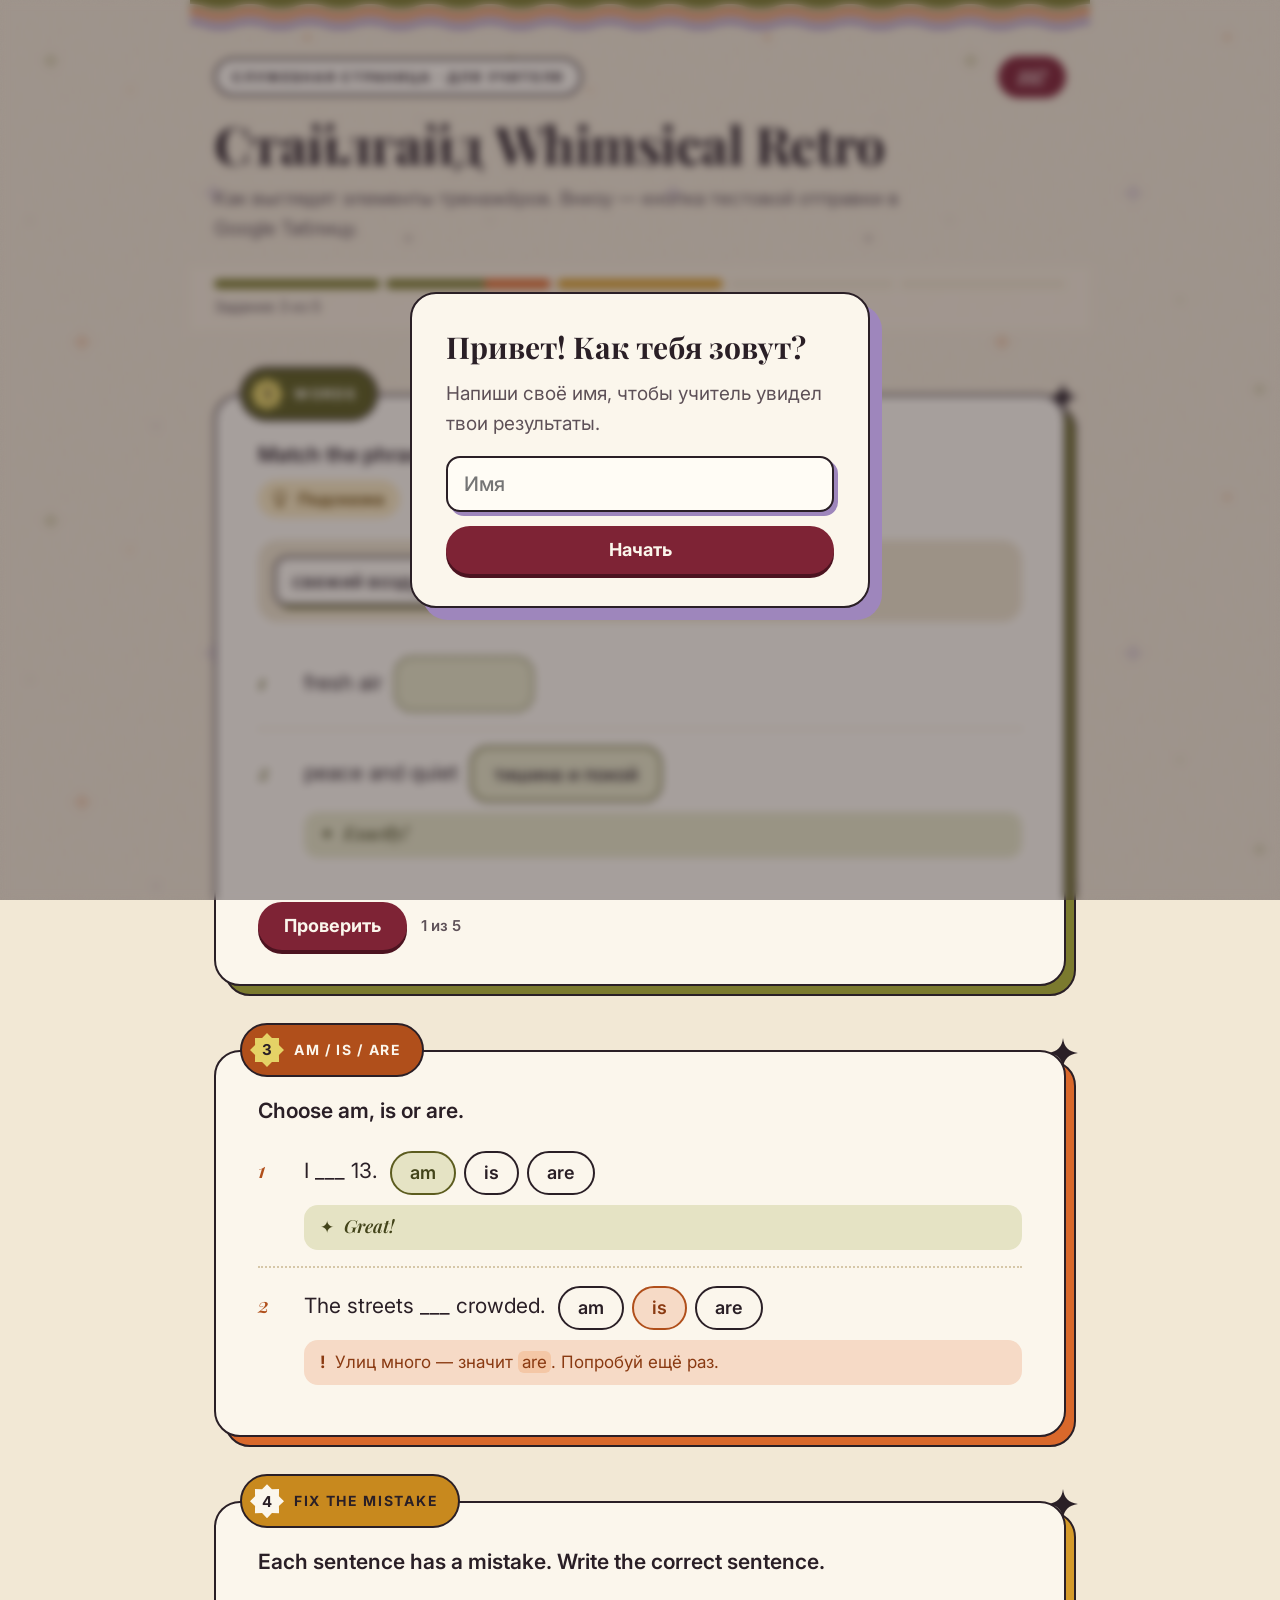
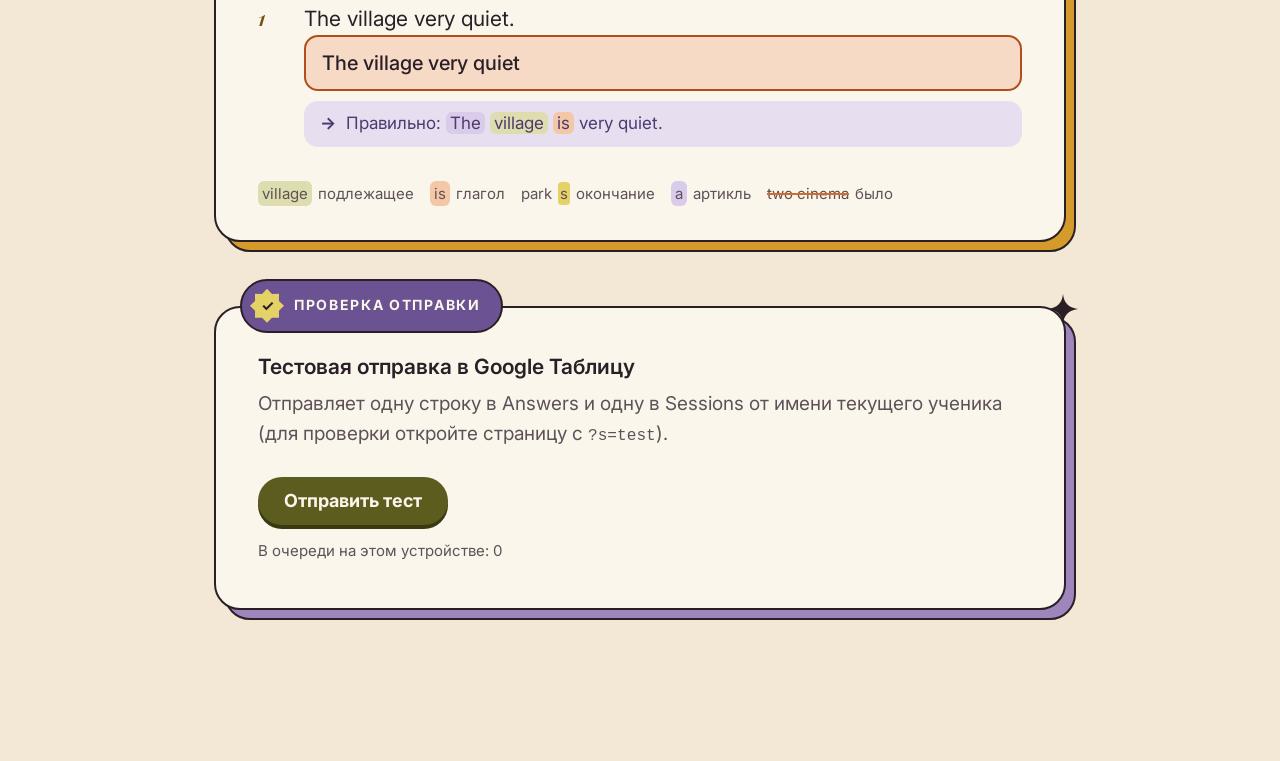
<file: dev/styleguide.html>
<!doctype html>
<html lang="ru">
<head>
  <meta charset="utf-8">
  <meta name="viewport" content="width=device-width, initial-scale=1">
  <title>Стайлгайд и проверка отправки</title>
  <meta name="robots" content="noindex">
  <link rel="preconnect" href="https://fonts.googleapis.com">
  <link rel="preconnect" href="https://fonts.gstatic.com" crossorigin>
  <link href="https://fonts.googleapis.com/css2?family=Inter:wght@400;500;600;700&family=Playfair+Display:ital,wght@0,700;1,600&display=swap" rel="stylesheet">
  <link rel="stylesheet" href="../assets/css/theme.css?v=3">
</head>
<body>
  <main class="wrap">
    <header class="page-head">
      <div class="page-head__top">
        <span class="kicker">Служебная страница · для учителя</span>
        <span class="hello" id="hello">Hi!</span>
      </div>
      <h1 class="page-title">Стайлгайд Whimsical Retro</h1>
      <p class="page-sub">Как выглядят элементы тренажёров. Внизу — кнопка тестовой отправки в Google Таблицу.</p>
      <div class="progress-bar">
        <div class="progress" aria-hidden="true">
          <span class="progress__seg is-done"></span><span class="progress__seg is-done has-errors"></span>
          <span class="progress__seg is-current"></span><span class="progress__seg"></span><span class="progress__seg"></span>
        </div>
        <div class="progress__label">Задание 3 из 5</div>
      </div>
    </header>

    <section class="ex" data-color="olive">
      <div class="ex__tab"><span class="ex__num">1</span> Words</div>
      <div class="ex__card">
        <p class="ex__instr">Match the phrases with their translations.</p>
        <details class="hint"><summary>Подсказка</summary><div class="hint__body">Перетащи карточку с переводом к фразе. Можно и кликом: сначала карточка, потом место.</div></details>
        <div class="bank">
          <span class="chip" tabindex="0">свежий воздух</span>
          <span class="chip is-selected" tabindex="0">тишина и покой</span>
          <span class="chip" tabindex="0">красивые пейзажи</span>
        </div>
        <ul class="items">
          <li class="item"><span class="item__n">1</span><div class="item__body item__line">fresh air &nbsp;<span class="drop is-target"></span></div></li>
          <li class="item"><span class="item__n">2</span><div class="item__body item__line">peace and quiet &nbsp;<span class="drop is-correct"><span class="chip is-correct" aria-disabled="true">тишина и покой</span></span>
            <div class="fb fb--ok"><span class="fb__icon"></span><span><span class="praise">Exactly!</span></span></div></div></li>
        </ul>
        <div class="ex__actions"><button class="btn">Проверить</button><span class="ex__score">1 из 5</span></div>
      </div>
    </section>

    <section class="ex" data-color="orange">
      <div class="ex__tab"><span class="ex__num">3</span> am / is / are</div>
      <div class="ex__card">
        <p class="ex__instr">Choose am, is or are.</p>
        <ul class="items">
          <li class="item"><span class="item__n">1</span><div class="item__body">
            <div class="item__line">I ___ 13. &nbsp;<span class="pills"><button class="pill is-correct">am</button><button class="pill">is</button><button class="pill">are</button></span></div>
            <div class="fb fb--ok"><span class="fb__icon"></span><span><span class="praise">Great!</span></span></div>
          </div></li>
          <li class="item"><span class="item__n">2</span><div class="item__body">
            <div class="item__line">The streets ___ crowded. &nbsp;<span class="pills"><button class="pill">am</button><button class="pill is-wrong">is</button><button class="pill">are</button></span></div>
            <div class="fb fb--bad"><span class="fb__icon"></span><span>Улиц много — значит <span class="g-verb">are</span>. Попробуй ещё раз.</span></div>
          </div></li>
        </ul>
      </div>
    </section>

    <section class="ex" data-color="mustard">
      <div class="ex__tab"><span class="ex__num">4</span> Fix the mistake</div>
      <div class="ex__card">
        <p class="ex__instr">Each sentence has a mistake. Write the correct sentence.</p>
        <ul class="items">
          <li class="item"><span class="item__n">1</span><div class="item__body">
            <div>The village very quiet.</div>
            <input class="input is-wrong" value="The village very quiet">
            <div class="fb fb--show"><span class="fb__icon"></span><span>Правильно: <span class="g-art">The</span> <span class="g-subj">village</span> <span class="g-verb">is</span> very quiet.</span></div>
          </div></li>
        </ul>
        <div class="legend" style="margin-top:18px">
          <span><span class="g-subj">village</span> подлежащее</span>
          <span><span class="g-verb">is</span> глагол</span>
          <span>park<span class="g-end">s</span> окончание</span>
          <span><span class="g-art">a</span> артикль</span>
          <span><span class="g-was">two cinema</span> было</span>
        </div>
      </div>
    </section>

    <section class="ex" data-color="lavender">
      <div class="ex__tab"><span class="ex__num">✓</span> Проверка отправки</div>
      <div class="ex__card">
        <p class="ex__instr">Тестовая отправка в Google Таблицу</p>
        <p class="muted">Отправляет одну строку в Answers и одну в Sessions от имени текущего ученика (для проверки откройте страницу с <code>?s=test</code>).</p>
        <div class="ex__actions">
          <button class="btn btn--olive" id="send-test">Отправить тест</button>
          <span class="status" id="status" hidden></span>
        </div>
        <p class="small muted" id="queue-info" style="margin-top:14px"></p>
      </div>
    </section>
  </main>

  <script src="../assets/js/config.js?v=3"></script>
  <script src="../assets/js/tracker.js?v=3"></script>
  <script>
    Tracker.start({ pageId: 'dev-styleguide', pageTitle: 'Стайлгайд (тест)' }).then(function (st) {
      document.getElementById('hello').textContent = 'Hi, ' + st.name + '!';
    });

    var statusEl = document.getElementById('status');
    Tracker.onStatus(function (st) {
      var cls = { sent: 'status--ok', sending: 'status--wait', queued: 'status--bad', not_configured: 'status--wait' }[st.state];
      statusEl.hidden = !st.text;
      statusEl.className = 'status ' + (cls || '');
      statusEl.textContent = st.text;
      document.getElementById('queue-info').textContent =
        'В очереди на этом устройстве: ' + st.pending + (st.error ? ' · последняя ошибка: ' + st.error : '');
    });

    document.getElementById('send-test').addEventListener('click', function () {
      Tracker.sendAnswers([{
        exercise_id: 'test', exercise_title: 'Test', item_id: 'test-1',
        prompt: 'I ___ 13.', student_answer: 'am', correct_answer: 'am',
        is_correct: true, attempt: 1, topic: 'to_be'
      }]);
      Tracker.sendSession({ score: 1, max_score: 1, mistakes_count: 0, mistakes_by_topic: {} });
    });
  </script>
</body>
</html>
</file>
<file: assets/css/theme.css>
/* ==========================================================================
   theme.css — общий дизайн «Whimsical Retro» для тренажёров и дашборда
   Палитра: кремовая бумага, олива, жжёный оранжевый, лаванда, бордо, охра,
   тёмно-сливовый текст. Мотивы: искры-звёздочки, волнистые полосы, пухлые звёзды.
   Подключение в <head>:
   <link rel="preconnect" href="https://fonts.googleapis.com">
   <link rel="preconnect" href="https://fonts.gstatic.com" crossorigin>
   <link href="https://fonts.googleapis.com/css2?family=Inter:wght@400;500;600;700&family=Playfair+Display:ital,wght@0,700;1,600&display=swap" rel="stylesheet">
   Цвет упражнения: data-color = olive | orange | lavender | berry | mustard
   ========================================================================== */

:root {
  /* бумага и текст */
  --bg: #F2E8D5;
  --paper: #FBF6EC;
  --cream: #EADFC7;          /* подложки: банк слов, карточки на дашборде */
  --line: #D6C7A8;
  --ink: #2A1F26;            /* тёмно-сливовый вместо чёрного */
  --ink-soft: #5E5158;

  /* палитра: основной / глубокий (для текста и плашек) / светлый / тёмный текст на светлом */
  --olive: #7B7A2E;      --olive-deep: #5C5C1F;      --olive-tint: #E5E3C4;      --olive-ink: #43441A;
  --orange: #D9682B;     --orange-deep: #B04F1B;     --orange-tint: #F6DAC6;     --orange-ink: #8A3A12;
  --lavender: #9E86BC;   --lavender-deep: #6B5292;   --lavender-tint: #E7DFF0;   --lavender-ink: #4E3A70;
  --berry: #7E2335;      --berry-deep: #7E2335;      --berry-tint: #F1D5D8;      --berry-ink: #6A1C2C;
  --mustard: #D49A2A;    --mustard-deep: #C8891E;    --mustard-tint: #F6E5BC;    --mustard-ink: #74500E;
  --pink: #E9A3B0;
  --butter: #E5D266;

  /* формы и шрифты */
  --radius-card: 26px;
  --radius-chip: 14px;
  --font-head: 'Playfair Display', Georgia, 'Times New Roman', serif;
  --font-body: 'Inter', system-ui, -apple-system, 'Segoe UI', Roboto, sans-serif;
  --fs-body: 19px;
  --fs-task: 21px;
  --ease: cubic-bezier(.2, .8, .2, 1);

  /* цвет текущего упражнения (переопределяется через data-color) */
  --c: var(--olive);
  --c-deep: var(--olive-deep);
  --c-tint: var(--olive-tint);
  --c-text: var(--olive-deep);
  --tab-ink: #FBF6EC;

  /* искры-звёздочки и пухлая звезда (используются в фоне и значках) */
  --sparkle: url("data:image/svg+xml,%3Csvg xmlns='http://www.w3.org/2000/svg' viewBox='0 0 24 24'%3E%3Cpath fill='%23FBF6EC' d='M12 0c.9 7.4 4.1 10.6 12 12-7.9 1.4-11.1 4.6-12 12-.9-7.4-4.1-10.6-12-12 7.9-1.4 11.1-4.6 12-12z'/%3E%3C/svg%3E");
}

*, *::before, *::after { box-sizing: border-box; }
[hidden] { display: none !important; }
html { -webkit-text-size-adjust: 100%; scroll-behavior: smooth; }

body {
  margin: 0;
  min-height: 100vh;
  background-color: var(--bg);
  color: var(--ink);
  font: 400 var(--fs-body)/1.55 var(--font-body);
  overflow-x: hidden;
  -webkit-font-smoothing: antialiased;
}

/* искры-звёздочки по фону */
body::before {
  content: "";
  position: fixed;
  inset: 0;
  z-index: -2;
  pointer-events: none;
  opacity: .5;
  background-size: 460px 460px;
  background-image: url("data:image/svg+xml,%3Csvg xmlns='http://www.w3.org/2000/svg' width='460' height='460'%3E%3Cdefs%3E%3Cpath id='s' d='M12 0c.9 7.4 4.1 10.6 12 12-7.9 1.4-11.1 4.6-12 12-.9-7.4-4.1-10.6-12-12 7.9-1.4 11.1-4.6 12-12z'/%3E%3C/defs%3E%3Cuse href='%23s' fill='%237B7A2E' fill-opacity='.45' transform='translate(40 50) scale(.9)'/%3E%3Cuse href='%23s' fill='%23D9682B' fill-opacity='.45' transform='translate(300 30) scale(.6)'/%3E%3Cuse href='%23s' fill='%239E86BC' fill-opacity='.5' transform='translate(200 180) scale(1.1)'/%3E%3Cuse href='%23s' fill='%232A1F26' fill-opacity='.3' transform='translate(400 230) scale(.7)'/%3E%3Cuse href='%23s' fill='%23D9682B' fill-opacity='.4' transform='translate(70 330) scale(1)'/%3E%3Cuse href='%23s' fill='%237B7A2E' fill-opacity='.4' transform='translate(330 380) scale(.8)'/%3E%3Cuse href='%23s' fill='%239E86BC' fill-opacity='.45' transform='translate(150 420) scale(.5)'/%3E%3Ccircle cx='130' cy='90' r='2.5' fill='%23D9682B' fill-opacity='.45'/%3E%3Ccircle cx='260' cy='300' r='2.5' fill='%237B7A2E' fill-opacity='.45'/%3E%3Ccircle cx='420' cy='120' r='2' fill='%239E86BC' fill-opacity='.5'/%3E%3Ccircle cx='30' cy='220' r='2' fill='%232A1F26' fill-opacity='.3'/%3E%3C/svg%3E");
}

/* зернистость бумаги */
body::after {
  content: "";
  position: fixed;
  inset: 0;
  z-index: -1;
  pointer-events: none;
  opacity: .18;
  mix-blend-mode: multiply;
  background-image: url("data:image/svg+xml,%3Csvg xmlns='http://www.w3.org/2000/svg' width='200' height='200'%3E%3Cfilter id='n'%3E%3CfeTurbulence type='fractalNoise' baseFrequency='.85' numOctaves='2' stitchTiles='stitch'/%3E%3CfeColorMatrix values='0 0 0 0 .35 0 0 0 0 .28 0 0 0 0 .2 0 0 0 .55 0'/%3E%3C/filter%3E%3Crect width='200' height='200' filter='url(%23n)'/%3E%3C/svg%3E");
}

h1, h2, h3, h4 { font-family: var(--font-head); font-weight: 700; line-height: 1.15; margin: 0 0 .5em; }
a { color: var(--lavender-deep); }
p { margin: 0 0 .8em; }
code { font-size: .85em; }

:focus-visible { outline: 3px solid var(--lavender-deep); outline-offset: 3px; border-radius: 6px; }

.sr-only {
  position: absolute; width: 1px; height: 1px; padding: 0; margin: -1px;
  overflow: hidden; clip: rect(0 0 0 0); white-space: nowrap; border: 0;
}
.muted { color: var(--ink-soft); }
.small { font-size: 15px; }

/* ---------- каркас страницы ---------- */

.wrap { max-width: 900px; margin: 0 auto; padding: 0 24px 96px; }
.wrap--wide { max-width: 1180px; }

.page-head { margin-bottom: 24px; }
/* волнистые полосы сверху страницы */
.page-head::before {
  content: "";
  display: block;
  height: 30px;
  margin: 0 -24px 26px;
  background-size: 120px 30px;
  background-repeat: repeat-x;
  background-image: url("data:image/svg+xml,%3Csvg xmlns='http://www.w3.org/2000/svg' width='120' height='30'%3E%3Cpath d='M0 0h120v4c-15 0-15 5-30 5S75 4 60 4 45 9 30 9 15 4 0 4z' fill='%237B7A2E'/%3E%3Cpath d='M0 9c15 0 15 5 30 5s15-5 30-5 15 5 30 5 15-5 30-5v5c-15 0-15 5-30 5s-15-5-30-5-15 5-30 5S15 14 0 14z' fill='%23D9682B'/%3E%3Cpath d='M0 19c15 0 15 5 30 5s15-5 30-5 15 5 30 5 15-5 30-5v5c-15 0-15 5-30 5s-15-5-30-5-15 5-30 5S15 24 0 24z' fill='%239E86BC'/%3E%3C/svg%3E");
}
.page-head__top {
  display: flex; justify-content: space-between; align-items: center;
  gap: 12px; flex-wrap: wrap; margin-bottom: 18px;
}
.kicker {
  display: inline-flex; align-items: center; gap: 8px;
  font-size: 13px; font-weight: 700; letter-spacing: .14em; text-transform: uppercase;
  color: var(--ink);
  padding: 7px 16px;
  background: var(--paper);
  border: 2px solid var(--ink);
  border-radius: 999px;
}
.hello {
  font: italic 600 20px/1 var(--font-head);
  background: var(--berry);
  color: var(--paper);
  border-radius: 999px;
  padding: 11px 20px;
}
.page-title { font-size: clamp(32px, 5.4vw, 52px); line-height: 1.08; margin: 0 0 12px; letter-spacing: -.01em; }
.page-sub { font-size: 19px; color: var(--ink-soft); margin: 0; max-width: 62ch; }

/* полоска прогресса (липкая) */
.progress-bar {
  position: sticky; top: 0; z-index: 30;
  margin: 24px -24px 0; padding: 12px 24px;
  background: rgba(242, 232, 213, .92);
  backdrop-filter: blur(6px);
  -webkit-backdrop-filter: blur(6px);
}
.progress { display: flex; gap: 6px; }
.progress__seg {
  flex: 1; height: 10px; border-radius: 99px; background: var(--cream);
  transition: background .4s var(--ease);
}
.progress__seg.is-current { background: var(--mustard); }
.progress__seg.is-done { background: var(--olive); }
.progress__seg.is-done.has-errors { background: linear-gradient(90deg, var(--olive) 60%, var(--orange) 60%); }
.progress__label { font-size: 15px; color: var(--ink-soft); margin-top: 6px; }

/* ---------- кнопки ---------- */

.btn {
  appearance: none; border: 0; cursor: pointer;
  display: inline-flex; align-items: center; justify-content: center; gap: 8px;
  font: 700 18px/1 var(--font-body);
  padding: 15px 26px;
  border-radius: 999px;
  background: var(--berry);
  color: var(--paper);
  box-shadow: 0 4px 0 #4C1320;
  text-decoration: none;
  transition: transform .15s var(--ease), box-shadow .15s var(--ease), background .2s;
}
.btn:hover { transform: translateY(-2px); box-shadow: 0 6px 0 #4C1320; }
.btn:active { transform: translateY(2px); box-shadow: 0 2px 0 #4C1320; }
.btn[disabled] { opacity: .45; cursor: not-allowed; transform: none; box-shadow: 0 4px 0 #4C1320; }
.btn--olive { background: var(--olive-deep); box-shadow: 0 4px 0 #393912; }
.btn--olive:hover { box-shadow: 0 6px 0 #393912; }
.btn--olive:active { box-shadow: 0 2px 0 #393912; }
.btn--olive[disabled] { box-shadow: 0 4px 0 #393912; }
.btn--ghost { background: var(--paper); color: var(--ink); box-shadow: inset 0 0 0 2px var(--ink); }
.btn--ghost:hover, .btn--ghost:active { box-shadow: inset 0 0 0 2px var(--ink), 3px 3px 0 var(--c); }
.btn--small { font-size: 16px; padding: 10px 18px; }

/* ---------- карточка упражнения ---------- */
/* <section class="ex" data-color="olive">
     <div class="ex__tab"><span class="ex__num">1</span> Words</div>
     <div class="ex__card"> … </div>
   </section> */

.ex {
  position: relative;
  isolation: isolate;
  margin: 64px 0 56px;
}
.ex[data-color="olive"]    { --c: var(--olive);    --c-deep: var(--olive-deep);    --c-tint: var(--olive-tint);    --c-text: var(--olive-deep);    --tab-ink: var(--paper); }
.ex[data-color="orange"]   { --c: var(--orange);   --c-deep: var(--orange-deep);   --c-tint: var(--orange-tint);   --c-text: var(--orange-deep);   --tab-ink: var(--paper); }
.ex[data-color="lavender"] { --c: var(--lavender); --c-deep: var(--lavender-deep); --c-tint: var(--lavender-tint); --c-text: var(--lavender-deep); --tab-ink: var(--paper); }
.ex[data-color="berry"]    { --c: var(--berry);    --c-deep: var(--berry-deep);    --c-tint: var(--berry-tint);    --c-text: var(--berry);         --tab-ink: var(--paper); }
.ex[data-color="mustard"]  { --c: var(--mustard);  --c-deep: var(--mustard-deep);  --c-tint: var(--mustard-tint);  --c-text: var(--mustard-ink);   --tab-ink: var(--ink); }

/* смещённая цветная подложка */
.ex::before {
  content: "";
  position: absolute;
  inset: 0;
  z-index: -1;
  transform: translate(10px, 10px);
  border: 2px solid var(--ink);
  border-radius: var(--radius-card);
  background-color: var(--c);
}
/* искорка в углу карточки */
.ex__card::after {
  content: "";
  position: absolute;
  right: -14px; top: -14px;
  width: 30px; height: 30px;
  background: url("data:image/svg+xml,%3Csvg xmlns='http://www.w3.org/2000/svg' viewBox='0 0 24 24'%3E%3Cpath fill='%232A1F26' d='M12 0c.9 7.4 4.1 10.6 12 12-7.9 1.4-11.1 4.6-12 12-.9-7.4-4.1-10.6-12-12 7.9-1.4 11.1-4.6 12-12z'/%3E%3C/svg%3E") center/contain no-repeat;
  pointer-events: none;
}

/* ярлык-таблетка с пухлой звездой */
.ex__tab {
  position: absolute;
  left: 26px; top: 0;
  transform: translateY(-50%);
  z-index: 2;
  display: inline-flex; align-items: center; gap: 10px;
  max-width: calc(100% - 52px);
  padding: 8px 20px 8px 8px;
  background: var(--c-deep);
  color: var(--tab-ink);
  font: 700 14px/1.2 var(--font-body);
  letter-spacing: .12em;
  text-transform: uppercase;
  border: 2px solid var(--ink);
  border-radius: 999px;
}
.ex__num {
  display: inline-grid; place-items: center; flex: none;
  width: 34px; height: 34px;
  background: var(--butter);
  color: var(--ink);
  font: 700 15px/1 var(--font-body);
  letter-spacing: 0;
  clip-path: polygon(50% 0, 64.5% 14.9%, 85.4% 14.6%, 85.1% 35.5%, 100% 50%, 85.1% 64.5%, 85.4% 85.4%, 64.5% 85.1%, 50% 100%, 35.5% 85.1%, 14.6% 85.4%, 14.9% 64.5%, 0 50%, 14.9% 35.5%, 14.6% 14.6%, 35.5% 14.9%);
}
.ex[data-color="mustard"] .ex__num { background: var(--paper); }

.ex__card {
  position: relative;
  background: var(--paper);
  border: 2px solid var(--ink);
  border-radius: var(--radius-card);
  padding: 44px 42px 34px;
}
.ex__card > * { position: relative; }

.ex__instr { font-size: var(--fs-task); font-weight: 600; line-height: 1.4; margin: 0 0 8px; }
.ex__score { font-size: 15px; font-weight: 600; color: var(--ink-soft); }
.ex__actions { display: flex; flex-wrap: wrap; align-items: center; gap: 14px; margin-top: 28px; }
.ex.is-locked .ex__card { opacity: .55; }

/* подсказка-«лампочка» */
.hint { margin: 10px 0 22px; }
.hint > summary {
  list-style: none; cursor: pointer;
  display: inline-flex; align-items: center; gap: 8px;
  padding: 7px 16px 7px 12px;
  border-radius: 999px;
  background: var(--mustard-tint);
  color: var(--mustard-ink);
  font-size: 16px; font-weight: 700;
  transition: background .2s;
}
.hint > summary::-webkit-details-marker { display: none; }
.hint > summary::before {
  content: ""; width: 20px; height: 20px; flex: none;
  background: url("data:image/svg+xml,%3Csvg xmlns='http://www.w3.org/2000/svg' viewBox='0 0 24 24' fill='none' stroke='%2374500E' stroke-width='2' stroke-linecap='round' stroke-linejoin='round'%3E%3Cpath d='M9 18h6M10 21h4M12 3a6 6 0 0 0-3.5 10.9c.6.5 1 1.2 1 2.1h5c0-.9.4-1.6 1-2.1A6 6 0 0 0 12 3z'/%3E%3C/svg%3E") center/contain no-repeat;
}
.hint > summary:hover { background: #F1D99C; }
.hint__body {
  margin-top: 12px; padding: 14px 18px;
  background: #FCF1D6;
  border-left: 4px solid var(--mustard);
  border-radius: 0 14px 14px 0;
  font-size: 18px;
  white-space: pre-line;
  animation: fade-in .3s var(--ease);
}

/* ---------- пункты упражнения ---------- */

.items { list-style: none; padding: 0; margin: 0; }
.item {
  display: grid; grid-template-columns: 34px 1fr; gap: 6px 12px; align-items: baseline;
  padding: 16px 0;
  border-bottom: 2px dotted var(--line);
  font-size: var(--fs-task);
}
.item:last-child { border-bottom: 0; }
.item__n { font: italic 600 21px/1.6 var(--font-head); color: var(--c-text); }
.item__body { min-width: 0; }
.item__line { line-height: 2.1; }

/* ---------- карточки для перетаскивания и зоны сброса ---------- */

.bank {
  display: flex; flex-wrap: wrap; gap: 10px;
  padding: 16px; margin: 6px 0 18px;
  background: var(--cream);
  border-radius: 20px;
  min-height: 82px;
}
.chip {
  display: inline-flex; align-items: center; justify-content: center;
  min-height: 48px; padding: 8px 16px;
  background: var(--paper);
  border: 2px solid var(--ink);
  border-radius: var(--radius-chip);
  box-shadow: 3px 3px 0 var(--c);
  font: 500 19px/1.25 var(--font-body);
  color: var(--ink);
  text-align: center;
  cursor: grab;
  user-select: none; -webkit-user-select: none;
  touch-action: none;
  transition: transform .18s var(--ease), box-shadow .18s var(--ease), border-color .18s, opacity .18s, background .18s;
}
.chip:hover { transform: translate(-1px, -3px); box-shadow: 5px 6px 0 var(--c); }
.chip.is-selected { background: var(--c-tint); transform: translate(-1px, -3px); box-shadow: 5px 6px 0 var(--c-deep); }
.chip.is-dragging { opacity: .35; }
.chip.is-correct { background: var(--olive-tint); box-shadow: none; cursor: default; }
.chip.is-wrong { background: var(--orange-tint); box-shadow: 3px 3px 0 var(--orange); }
.chip[aria-disabled="true"] { cursor: default; }
.chip[aria-disabled="true"]:hover { transform: none; box-shadow: none; }

/* «призрак» карточки, который едет за курсором/пальцем */
.chip--ghost {
  position: fixed; z-index: 1000; pointer-events: none; margin: 0;
  transform: rotate(-3deg) scale(1.05);
  box-shadow: 6px 8px 0 var(--c);
  transition: none;
}

.drop {
  display: inline-flex; align-items: center; justify-content: center; flex-wrap: wrap; gap: 6px;
  min-height: 56px; min-width: 140px; padding: 4px;
  border: 2px dashed var(--ink-soft);
  border-radius: calc(var(--radius-chip) + 4px);
  background: rgba(234, 223, 199, .45);
  vertical-align: middle;
  transition: border-color .18s, background .18s;
}
.drop.is-target { border-color: var(--c-deep); background: var(--c-tint); }
.drop.is-over { border-style: solid; border-color: var(--c-deep); background: var(--c-tint); }
.drop.is-filled { border-color: transparent; background: transparent; }
.drop.is-correct { border: 2px solid var(--olive-deep); background: var(--olive-tint); }
.drop.is-wrong { border: 2px solid var(--orange-deep); background: var(--orange-tint); }
.drop.is-correct .chip, .drop.is-wrong .chip { border-color: transparent; background: transparent; box-shadow: none; }
.drop .chip { min-height: 44px; }
.drop--line { display: flex; justify-content: flex-start; width: 100%; min-height: 64px; padding: 6px; }

/* ---------- кнопки-таблетки (выбор варианта) ---------- */

.pills { display: inline-flex; flex-wrap: wrap; gap: 8px; vertical-align: middle; }
.pill {
  appearance: none; cursor: pointer;
  border: 2px solid var(--ink);
  background: var(--paper);
  border-radius: 999px;
  padding: 8px 18px;
  min-height: 44px;
  font: 600 18px/1.2 var(--font-body);
  color: var(--ink);
  transition: background .15s, box-shadow .15s, transform .15s var(--ease);
}
.pill:hover { box-shadow: 3px 3px 0 var(--c); transform: translate(-1px, -1px); }
.pill[aria-pressed="true"] { background: var(--c-tint); box-shadow: 3px 3px 0 var(--c-deep); }
.pill.is-correct { background: var(--olive-tint); border-color: var(--olive-deep); color: var(--olive-ink); box-shadow: none; }
.pill.is-wrong { background: var(--orange-tint); border-color: var(--orange-deep); color: var(--orange-ink); box-shadow: none; }
.pill[disabled] { cursor: default; transform: none; }
.pill[disabled]:not(.is-correct):not(.is-wrong) { opacity: .5; }

/* ---------- поля ввода ---------- */

.input {
  width: 100%;
  font: 500 20px/1.4 var(--font-body);
  color: var(--ink);
  padding: 12px 16px;
  background: #FFFCF5;
  border: 2px solid var(--ink-soft);
  border-radius: 14px;
  transition: border-color .15s, box-shadow .15s, background .15s;
}
.input:focus { outline: none; border-color: var(--ink); box-shadow: 4px 4px 0 var(--lavender); }
.input.is-correct { border-color: var(--olive-deep); background: var(--olive-tint); }
.input.is-wrong { border-color: var(--orange-deep); background: var(--orange-tint); }
.input--word { width: 220px; max-width: 100%; }
textarea.input { min-height: 220px; resize: vertical; line-height: 1.6; }

/* ---------- обратная связь ---------- */

.fb {
  display: flex; gap: 10px; align-items: flex-start;
  margin-top: 10px; padding: 10px 16px;
  border-radius: 14px;
  font-size: 17px; line-height: 1.5;
  animation: fade-in .3s var(--ease);
}
.fb__icon { font-weight: 700; flex: none; }
.fb--ok { background: var(--olive-tint); color: var(--olive-ink); }
.fb--ok .fb__icon::before { content: "✦"; }
.fb--bad { background: var(--orange-tint); color: var(--orange-ink); }
.fb--bad .fb__icon::before { content: "!"; }
.fb--show { background: var(--lavender-tint); color: var(--lavender-ink); }
.fb--show .fb__icon::before { content: "→"; }
.praise { font: italic 600 18px/1.3 var(--font-head); }

.shake { animation: shake .42s ease; }

/* ---------- цветовая разметка грамматики ---------- */

.g-subj, .g-verb, .g-art { border-radius: 6px; padding: 1px 4px; box-decoration-break: clone; -webkit-box-decoration-break: clone; }
.g-subj { background: #DEDDAF; }          /* подлежащее — олива */
.g-verb { background: #F4C7A6; }          /* глагол, am / is / are — оранжевый */
.g-art  { background: #D9CCEA; }          /* артикль — лаванда */
.g-end  { background: var(--butter); border-radius: 4px; padding: 0 2px; } /* окончание -s, -ing — жёлтый */
.g-was  { text-decoration: line-through; text-decoration-thickness: 2px; text-decoration-color: var(--orange); color: var(--ink-soft); }
.g-fill { font-weight: 700; border-bottom: 3px solid var(--mustard); }

.legend { display: flex; flex-wrap: wrap; gap: 8px 16px; font-size: 15px; color: var(--ink-soft); }
.legend span { display: inline-flex; align-items: center; gap: 6px; }

/* ---------- статус отправки ---------- */

.status {
  display: inline-flex; align-items: center; gap: 8px;
  padding: 8px 16px; border-radius: 999px;
  font-size: 16px; font-weight: 600;
}
.status--ok { background: var(--olive-tint); color: var(--olive-ink); }
.status--wait { background: var(--mustard-tint); color: var(--mustard-ink); }
.status--bad { background: var(--orange-tint); color: var(--orange-ink); }

/* ---------- экран «Как тебя зовут?» ---------- */

.gate {
  position: fixed; inset: 0; z-index: 2000;
  display: grid; place-items: center; padding: 16px;
  background: rgba(42, 31, 38, .4);
  backdrop-filter: blur(4px); -webkit-backdrop-filter: blur(4px);
  animation: fade-in .25s var(--ease);
}
.gate__box {
  width: 100%; max-width: 460px;
  background: var(--paper);
  border: 2px solid var(--ink);
  border-radius: var(--radius-card);
  padding: 36px 34px 32px;
  box-shadow: 12px 12px 0 var(--lavender);
}
.gate__box h2 { font-size: 30px; }
.gate__box form { display: grid; gap: 14px; margin-top: 18px; }

/* ---------- каталог ---------- */

.tiles { display: grid; grid-template-columns: repeat(auto-fill, minmax(260px, 1fr)); gap: 26px; margin: 20px 0 48px; }
.tile {
  display: flex; flex-direction: column; gap: 10px;
  padding: 24px 24px 22px;
  background: var(--paper);
  border: 2px solid var(--ink);
  border-radius: 24px;
  box-shadow: 8px 8px 0 var(--c);
  color: inherit; text-decoration: none;
  transition: transform .2s var(--ease), box-shadow .2s;
}
.tile:hover { transform: translate(-2px, -4px); box-shadow: 10px 12px 0 var(--c); }
.tile__tag {
  align-self: flex-start;
  font-size: 12px; font-weight: 700; letter-spacing: .12em; text-transform: uppercase;
  padding: 5px 12px; border-radius: 999px;
  background: var(--c-deep); color: var(--tab-ink);
}
.tile__title { font: 700 24px/1.2 var(--font-head); margin: 0; }
.tile__text { font-size: 16px; color: var(--ink-soft); margin: 0; }
.tile--soon { border-style: dashed; box-shadow: none; background: rgba(251, 246, 236, .6); pointer-events: none; }
.tile[data-color="olive"]    { --c: var(--olive);    --c-deep: var(--olive-deep);    --tab-ink: var(--paper); }
.tile[data-color="orange"]   { --c: var(--orange);   --c-deep: var(--orange-deep);   --tab-ink: var(--paper); }
.tile[data-color="lavender"] { --c: var(--lavender); --c-deep: var(--lavender-deep); --tab-ink: var(--paper); }
.tile[data-color="berry"]    { --c: var(--berry);    --c-deep: var(--berry);         --tab-ink: var(--paper); }
.tile[data-color="mustard"]  { --c: var(--mustard);  --c-deep: var(--mustard-deep);  --tab-ink: var(--ink); }

.section-title { font-size: 28px; margin: 40px 0 6px; }

/* ---------- элементы движков упражнений ---------- */

.ex__msg { font-size: 16px; font-weight: 600; }
.ex__msg.is-ok { color: var(--olive-ink); }
.ex__msg.is-bad { color: var(--orange-ink); }
.ex.is-complete .ex__tab::after { content: "✦"; margin-left: 2px; }

.item__q { display: flex; flex-wrap: wrap; align-items: center; gap: 10px 16px; }
.item__q--sentence { display: block; line-height: 2.5; }
.item__src { margin-bottom: 10px; }
.item__fb:empty { display: none; }

/* пропуск в предложении, куда подставляется выбранный вариант */
.blank {
  display: inline-block; min-width: 3.4em; padding: 0 6px; margin: 0 2px;
  text-align: center; font-weight: 700; color: var(--c-text);
  border-bottom: 3px solid var(--line);
  transition: border-color .2s;
}
.blank.is-set { border-color: var(--c); }

/* пары «фраза — перевод» */
.item__q--pair { display: grid; grid-template-columns: minmax(170px, 1fr) minmax(220px, 1.25fr); gap: 10px 20px; }
.item__q--pair .drop { width: 100%; }
.pair__en { font-weight: 600; }

.round.is-new { animation: fade-in .4s var(--ease); }
.round + .round { margin-top: 28px; padding-top: 24px; border-top: 2px dashed var(--line); }
.round__label { font: italic 600 18px/1.2 var(--font-head); color: var(--c-text); margin: 0 0 8px; }

.bank--small { min-height: 66px; padding: 10px; gap: 8px; margin: 0 0 10px; }
.bank--small .chip { min-height: 42px; padding: 6px 12px; }
.drop--line:empty::before { content: attr(data-empty); color: var(--ink-soft); font-size: 16px; padding: 0 8px; }
.drop.is-shown { border: 2px solid var(--lavender-deep); background: var(--lavender-tint); }
.chip--shown, .drop.is-shown .chip { border-color: transparent; background: transparent; box-shadow: none; cursor: default; }
.chip--shown:hover { transform: none; box-shadow: none; }
.sort-cols .chip.chip--shown { border: 2px dashed var(--lavender-deep); background: var(--lavender-tint); }

.word-src { font-weight: 600; min-width: 6em; }
.arrow { color: var(--ink-soft); }

/* сортировка по колонкам */
.sort-cols { display: grid; grid-template-columns: repeat(auto-fit, minmax(200px, 1fr)); gap: 16px; }
.sort-col__title { font: 700 19px/1.2 var(--font-head); margin: 0 0 8px; color: var(--c-text); }
.sort-col .drop { display: flex; flex-direction: column; align-items: stretch; min-height: 160px; width: 100%; padding: 8px; }

/* письменное задание */
.writing { display: grid; grid-template-columns: 1fr 260px; gap: 24px; align-items: start; }
.word-count { font-size: 15px; color: var(--ink-soft); margin-top: 6px; }
.checklist { list-style: none; padding: 16px 18px; margin: 0; background: var(--cream); border-radius: 18px; font-size: 16px; }
.checklist li + li { margin-top: 8px; }
.checklist label { display: flex; gap: 10px; align-items: flex-start; cursor: pointer; }
.checklist input { width: 20px; height: 20px; margin: 2px 0 0; accent-color: var(--olive-deep); flex: none; }
.checklist input:checked + span { text-decoration: line-through; color: var(--ink-soft); }
.sample { margin-top: 12px; padding: 12px 16px; background: #FCF1D6; border-radius: 14px; font-style: italic; }

/* метки времени и «каждый день» у упражнения */
.ex__meta { display: flex; flex-wrap: wrap; gap: 8px; margin: -6px 0 12px; }
.ex__badge, .ex__time { font-size: 13px; font-weight: 700; padding: 4px 12px; border-radius: 999px; }
.ex__badge { background: var(--mustard-tint); color: var(--mustard-ink); }
.ex__time { background: var(--cream); color: var(--ink-soft); }
.ex__instr { white-space: pre-line; }
.ex__task { font-size: 18px; white-space: pre-line; margin: 14px 0 0; }

/* письмо от друга по переписке */
.letter { margin: 16px 0 6px; padding: 18px 22px; background: #FFFCF5; border: 2px dashed var(--line); border-radius: 18px; font-size: 18px; }
.letter__head { font-size: 15px; color: var(--ink-soft); white-space: pre-line; padding-bottom: 10px; margin-bottom: 10px; border-bottom: 1px solid var(--line); }
.letter__body { white-space: pre-line; font-style: italic; }

/* счётчик слов */
.word-count.is-ok { color: var(--olive-ink); font-weight: 600; }
.word-count.is-warn { color: var(--mustard-ink); font-weight: 600; }
.word-count.is-bad { color: var(--orange-ink); font-weight: 600; }

/* напоминание наверху страницы */
.notice { display: flex; flex-wrap: wrap; align-items: center; gap: 10px 14px; margin-top: 16px; padding: 12px 18px; background: var(--paper); border: 2px solid var(--ink); border-radius: 18px; box-shadow: 4px 4px 0 var(--lavender); font-size: 17px; }
.notice__due { font-weight: 700; padding: 3px 12px; border-radius: 999px; background: var(--berry); color: var(--paper); font-size: 14px; }

/* задание на другом сайте */
.link-card { display: flex; flex-wrap: wrap; align-items: center; justify-content: space-between; gap: 14px; padding: 16px 20px; background: var(--lavender-tint); border-radius: 18px; }
.link-card__site { margin: 0; font-weight: 700; }
.link-card__todo { margin: 4px 0 0; font-size: 16px; }
.link-grid { display: grid; grid-template-columns: repeat(auto-fill, minmax(150px, 1fr)); gap: 10px; }
.link-cell { display: grid; gap: 4px; }
.link-cell__n { display: flex; align-items: baseline; gap: 8px; font: italic 600 20px/1.2 var(--font-head); color: var(--c-text); }
.link-cell__w { font: 600 12px/1 var(--font-body); letter-spacing: .06em; color: var(--ink-soft); }
.link-count { display: flex; flex-wrap: wrap; align-items: center; gap: 10px 12px; margin-top: 18px; }

/* итог */
.finish { text-align: center; margin: 56px 0 24px; }
.finish__text { color: var(--ink-soft); }
.result__top { display: flex; flex-wrap: wrap; align-items: baseline; gap: 8px 24px; margin-bottom: 8px; }
.result__score { font: 700 clamp(44px, 8vw, 66px)/1 var(--font-head); color: var(--c-text); }
.result__pct { font: italic 600 30px/1 var(--font-head); }
.result__cheer { font-size: 20px; margin: 6px 0 20px; }
.result__cheer strong { font: italic 600 22px/1 var(--font-head); }
.result h3 { font-size: 24px; margin: 28px 0 12px; }
.bars { display: grid; gap: 12px; }
.bar__head { display: flex; justify-content: space-between; gap: 12px; font-size: 16px; margin-bottom: 4px; }
.bar__track { height: 14px; border-radius: 99px; background: var(--orange-tint); overflow: hidden; }
.bar__fill { height: 100%; border-radius: 99px; background: var(--olive); transition: width .8s var(--ease); }
.mistakes { list-style: none; padding: 0; margin: 0; }
.mistakes li { padding: 12px 0; border-bottom: 2px dotted var(--line); font-size: 18px; }
.mistakes li:last-child { border-bottom: 0; }
.mistakes__q { color: var(--ink-soft); font-size: 15px; margin-bottom: 2px; }

/* ---------- анимации ---------- */

@keyframes fade-in { from { opacity: 0; transform: translateY(4px); } to { opacity: 1; transform: none; } }
@keyframes shake {
  0%, 100% { transform: translateX(0); }
  20% { transform: translateX(-6px); }
  40% { transform: translateX(6px); }
  60% { transform: translateX(-4px); }
  80% { transform: translateX(4px); }
}
@keyframes pop { 0% { transform: scale(1); } 50% { transform: scale(1.06); } 100% { transform: scale(1); } }
.pop { animation: pop .35s var(--ease); }

@media (prefers-reduced-motion: reduce) {
  *, *::before, *::after { animation: none !important; transition: none !important; scroll-behavior: auto !important; }
}

/* ---------- планшет и узкие экраны ---------- */

@media (max-width: 900px) {
  .writing { grid-template-columns: 1fr; }
}
@media (max-width: 640px) {
  :root { --fs-body: 18px; --fs-task: 19px; }
  .wrap { padding: 0 16px 72px; }
  .page-head::before { margin: 0 -16px 20px; }
  .progress-bar { margin: 20px -16px 0; padding: 10px 16px; }
  .ex { margin: 56px 0 48px; }
  .ex::before { transform: translate(7px, 7px); }
  .ex__tab { left: 16px; font-size: 13px; letter-spacing: .08em; }
  .ex__card { padding: 38px 20px 26px; }
  .item { grid-template-columns: 26px 1fr; }
  .drop { min-width: 110px; }
  .item__q--pair { grid-template-columns: 1fr; }
}
</file>
